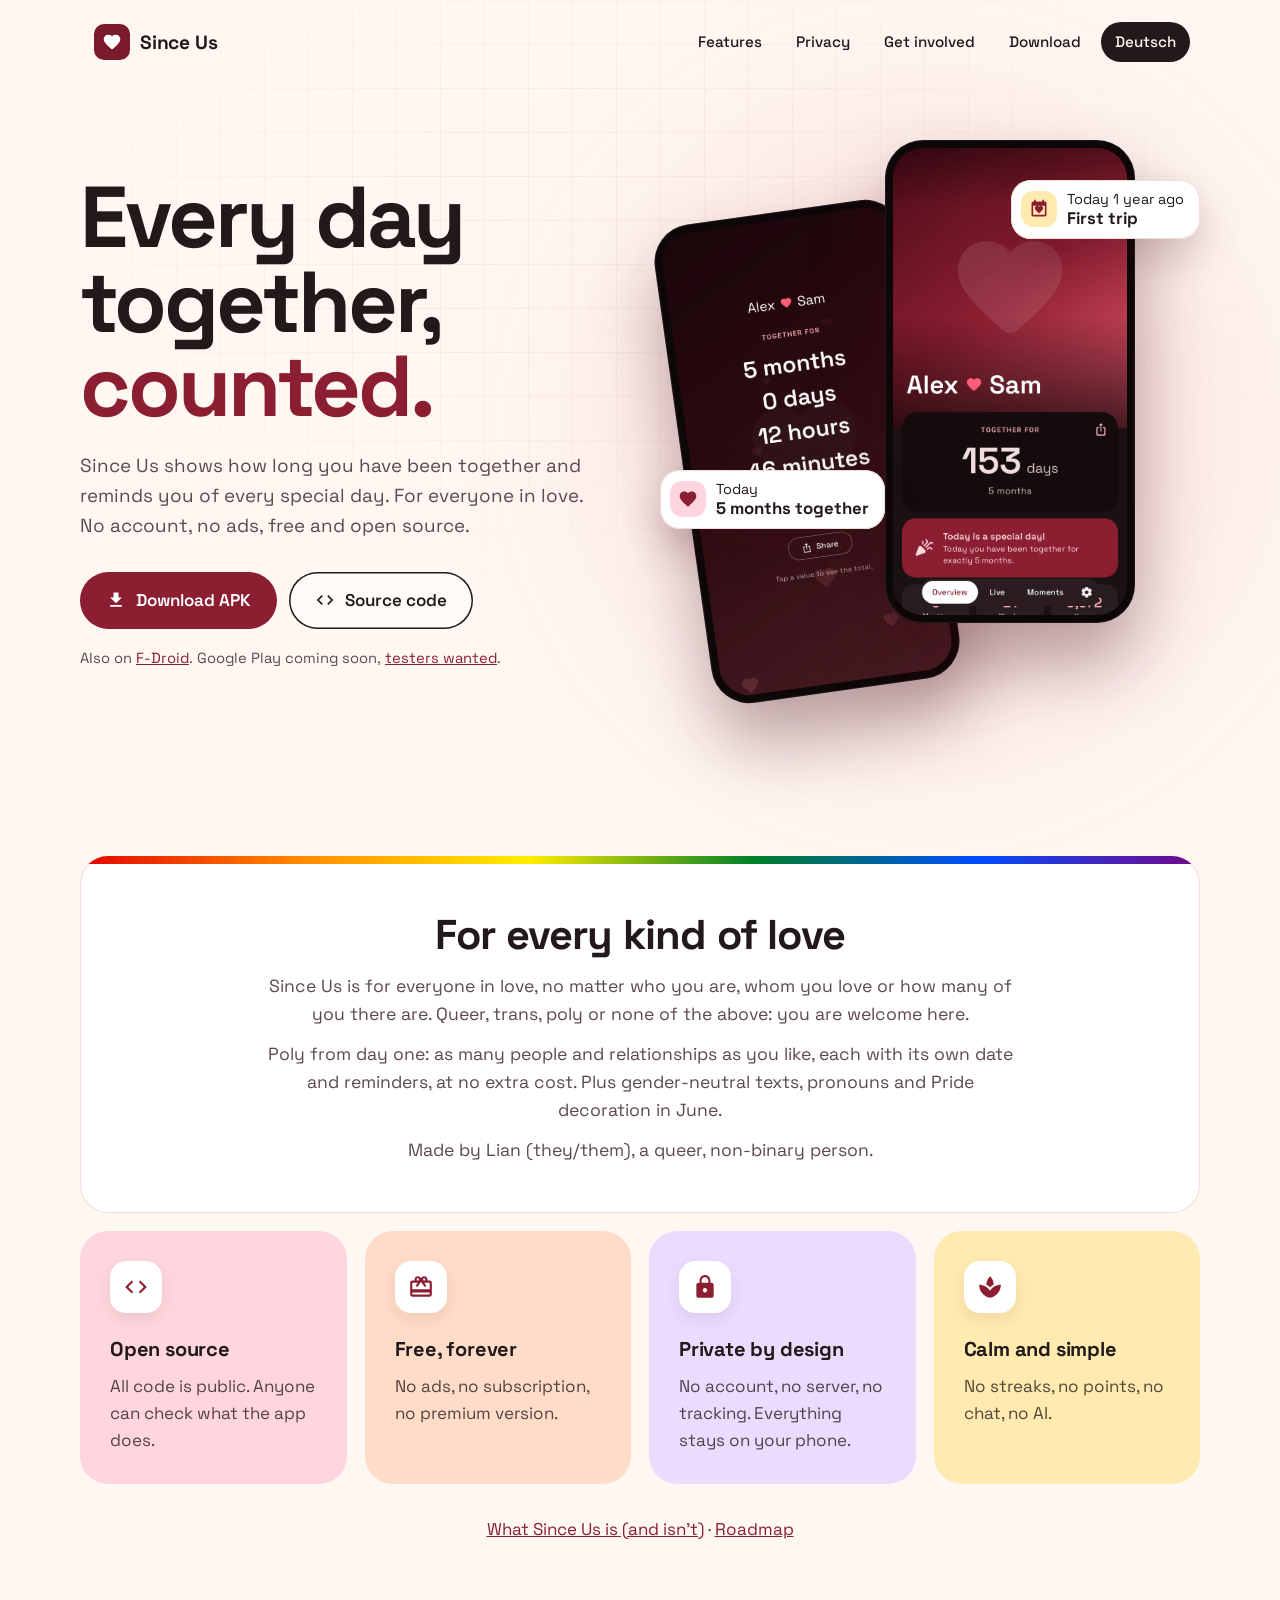
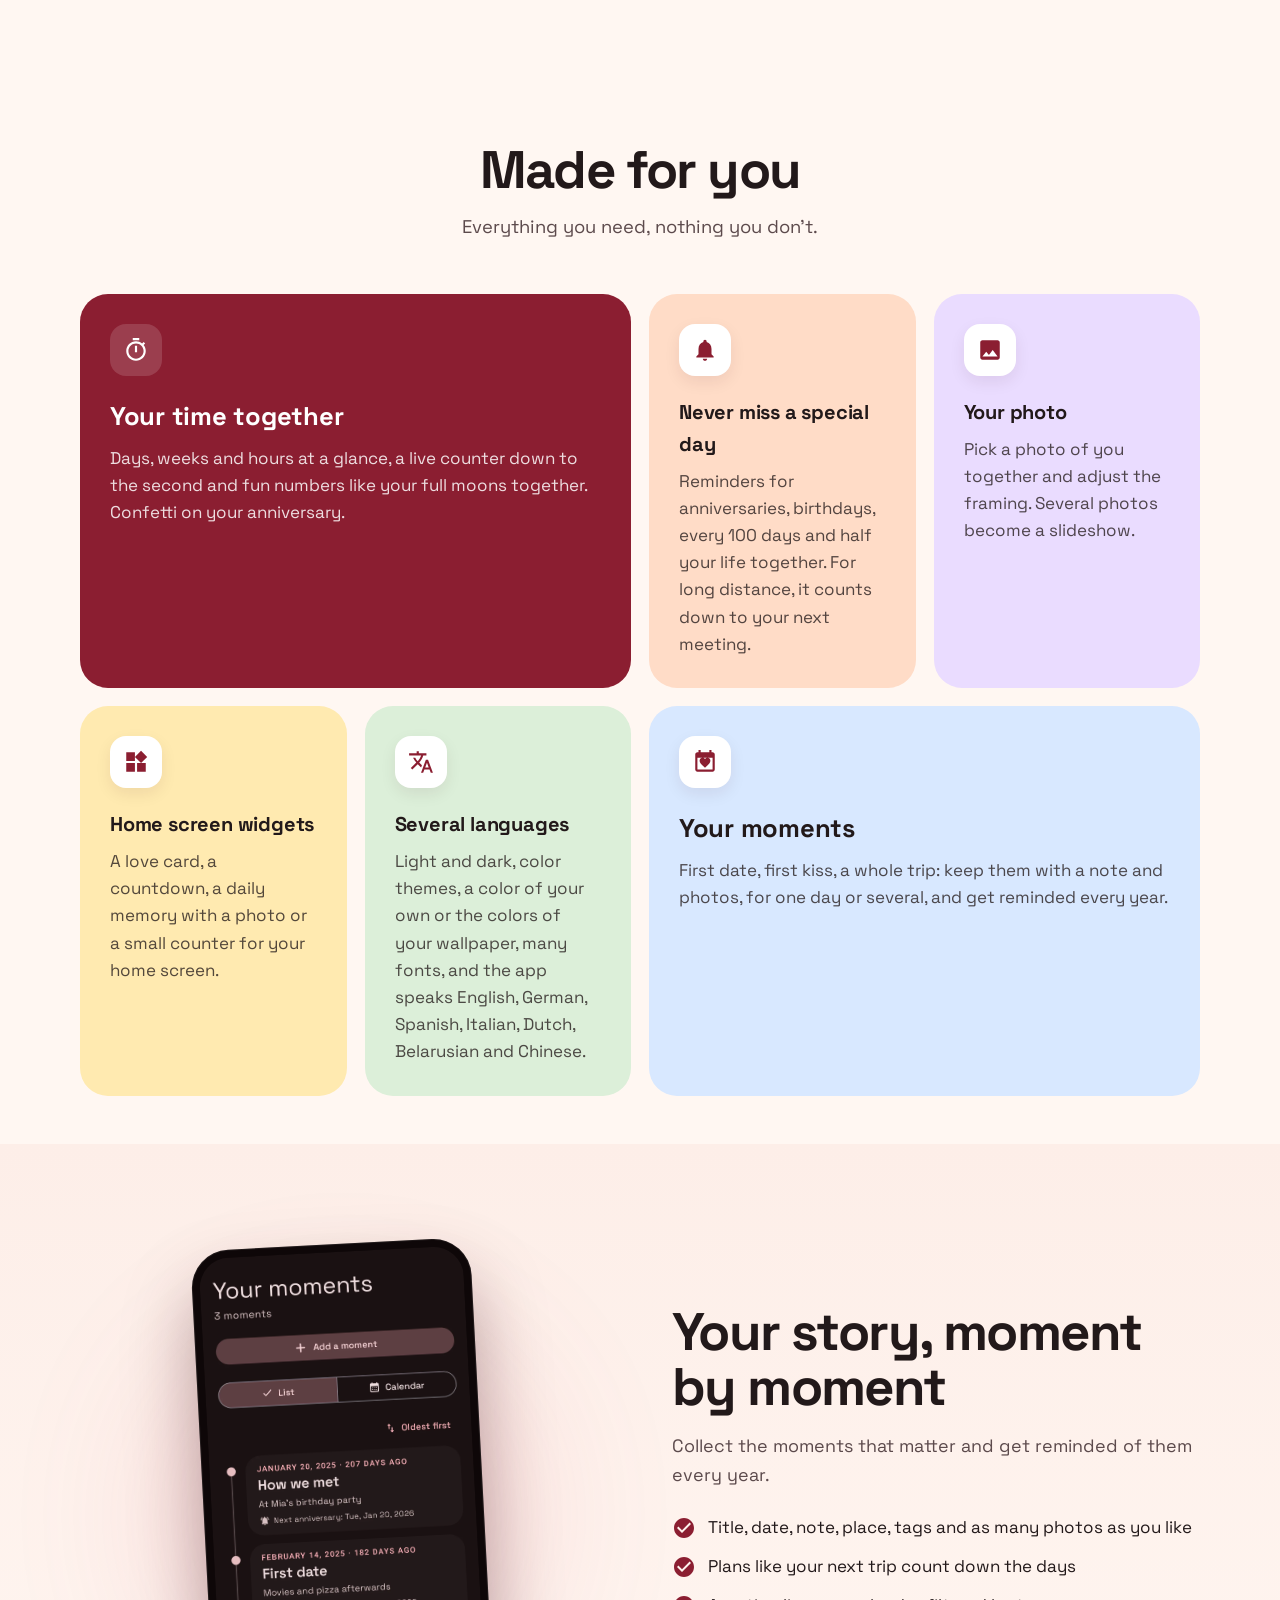
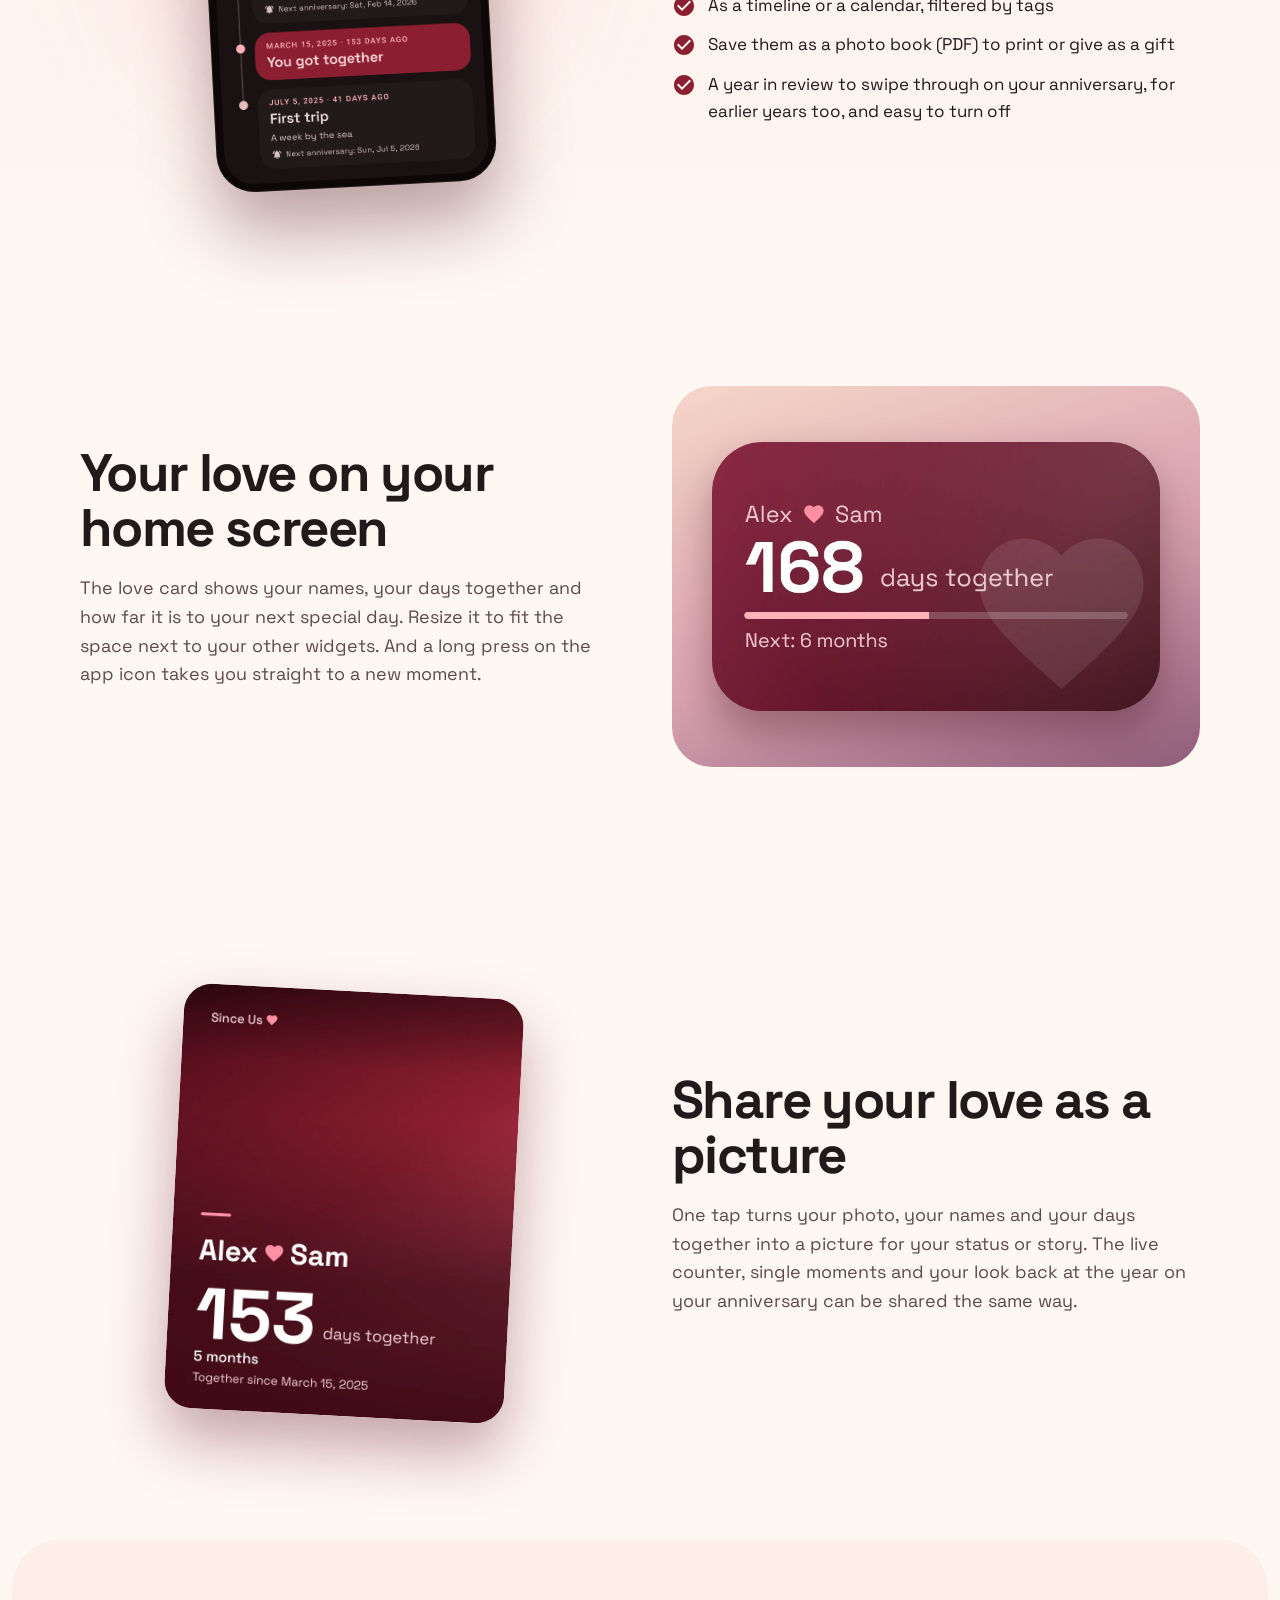
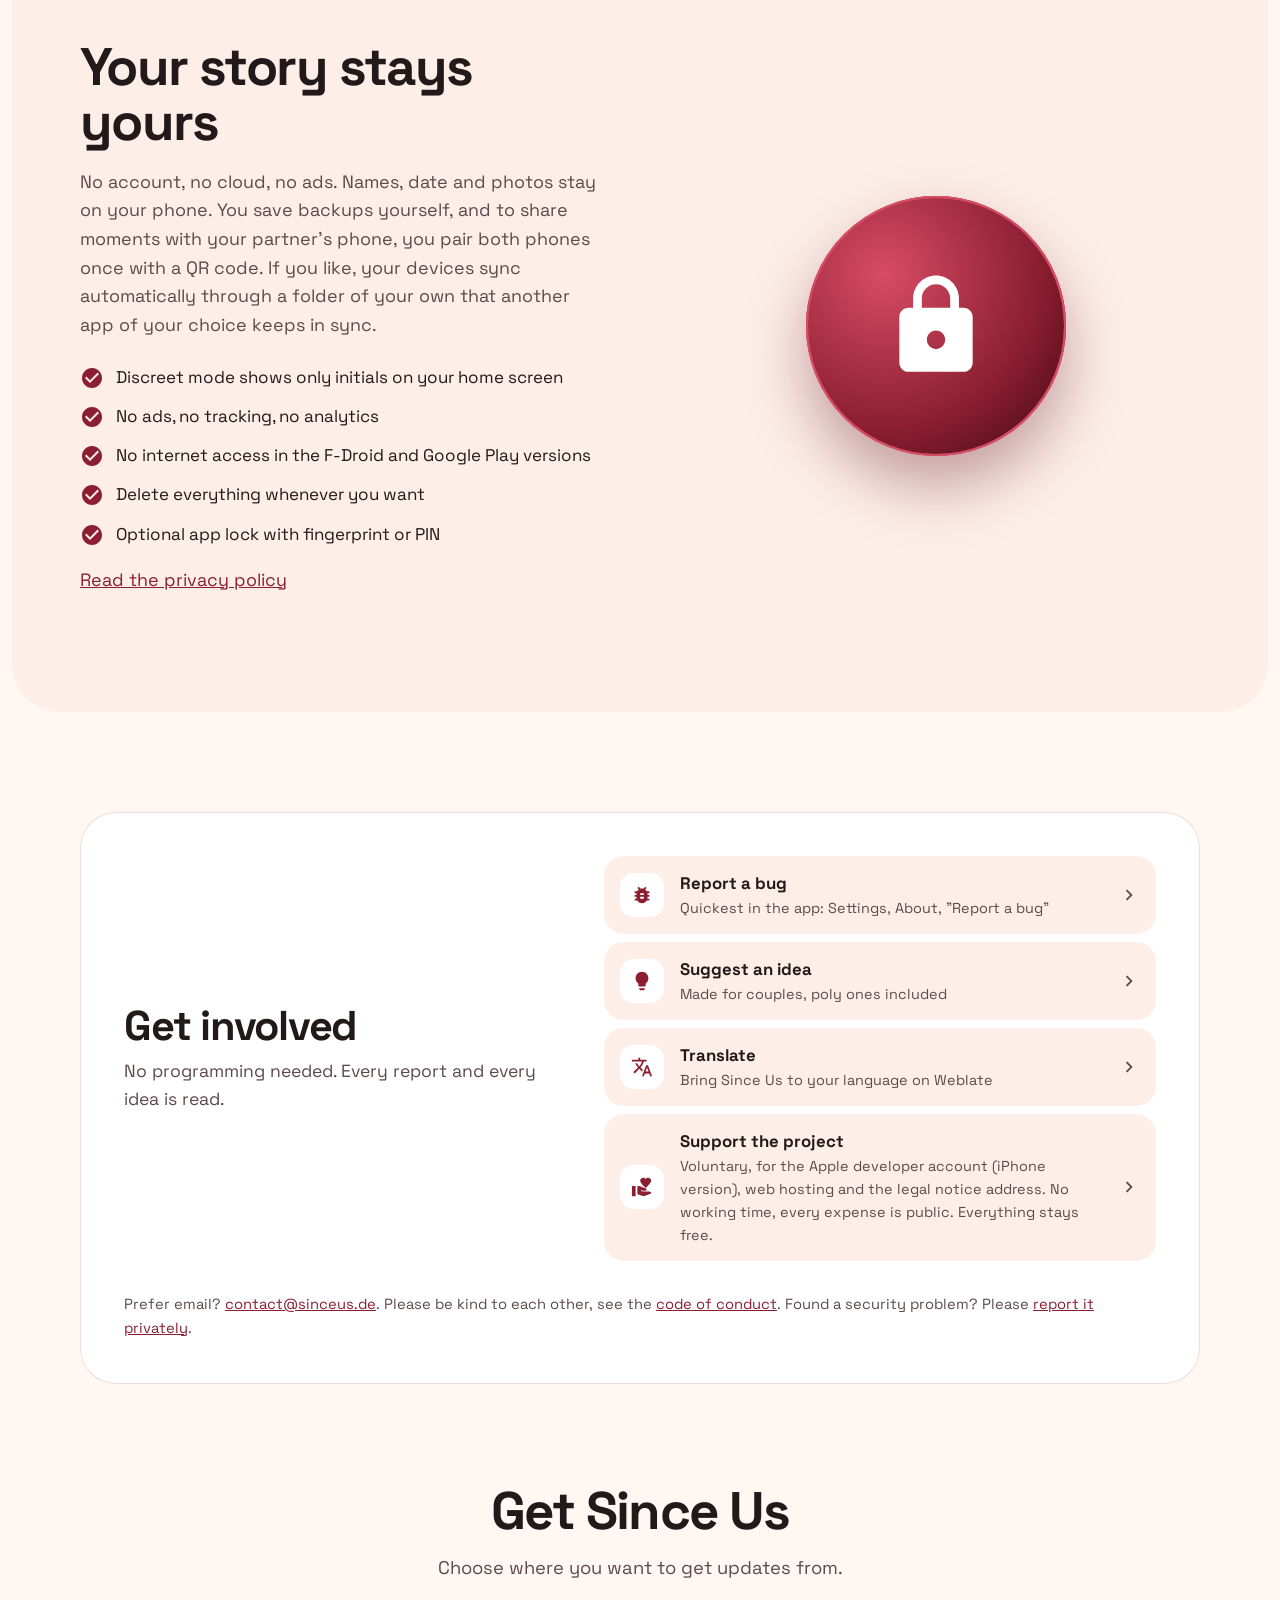
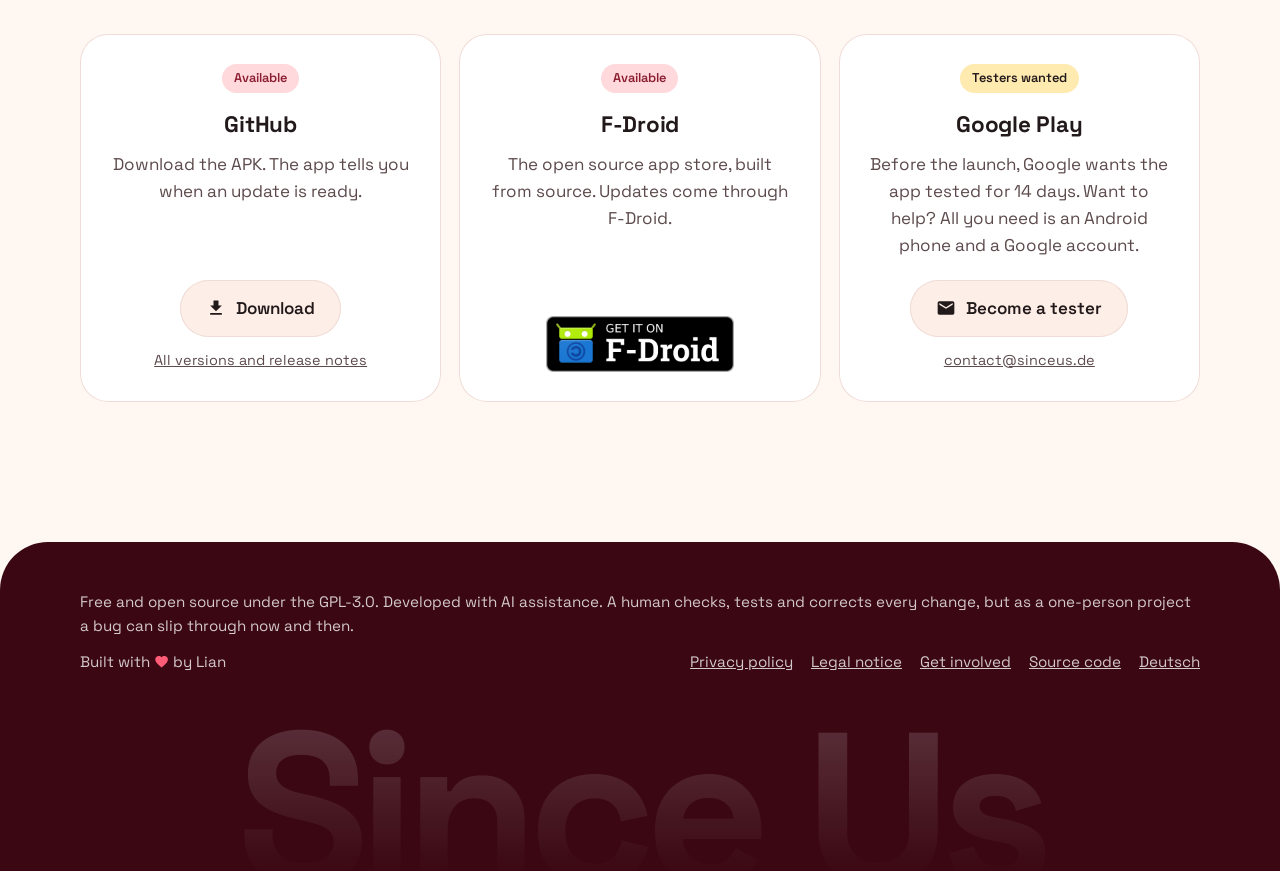
<file: docs/index.html>
<!doctype html>
<html lang="en">
<head>
<meta charset="utf-8">
<script>if(location.hostname.endsWith("github.io"))location.replace("https://sinceus.de/"+location.pathname.replace(/^\/sinceus\/?/,"")+location.search+location.hash)</script>
<meta name="viewport" content="width=device-width, initial-scale=1">
<title>Since Us: couple app that counts your days together</title>
<meta name="description" content="Free, privacy-friendly Android app for couples, poly relationships included. Counts your days together, reminds you of anniversaries and special days, with widgets and moments. No account, no ads, open source.">
<meta name="theme-color" content="#fff7f2" media="(prefers-color-scheme: light)">
<meta name="theme-color" content="#150d0e" media="(prefers-color-scheme: dark)">
<meta property="og:title" content="Since Us: couple app that counts your days together">
<meta property="og:description" content="Free, privacy-friendly Android app for couples, poly relationships included. Counts your days together, reminds you of anniversaries and special days, with widgets and moments. No account, no ads, open source.">
<meta property="og:url" content="https://sinceus.de/">
<meta property="og:type" content="website">
<meta property="og:locale" content="en_US">
<meta name="twitter:card" content="summary_large_image">
<meta property="og:image" content="https://sinceus.de/img/og-en.jpg">
<link rel="canonical" href="https://sinceus.de/">
<link rel="alternate" hreflang="en" href="https://sinceus.de/">
<link rel="alternate" hreflang="de" href="https://sinceus.de/index-de.html">
<link rel="alternate" hreflang="x-default" href="https://sinceus.de/">
<script type="application/ld+json">{"@context": "https://schema.org", "@type": "MobileApplication", "name": "Since Us", "url": "https://sinceus.de/", "description": "A privacy-friendly Android app for couples that counts your days together and reminds you of every special day.", "inLanguage": "en", "operatingSystem": "Android", "applicationCategory": "LifestyleApplication", "offers": {"@type": "Offer", "price": "0", "priceCurrency": "EUR"}, "image": "https://sinceus.de/img/og-en.jpg", "screenshot": "https://sinceus.de/img/en-1.webp", "downloadUrl": "https://github.com/DerDieDasLian/sinceus/releases/latest/download/SinceUs.apk", "installUrl": "https://f-droid.org/packages/app.sinceus/", "license": "https://www.gnu.org/licenses/gpl-3.0.html", "isAccessibleForFree": true, "author": {"@type": "Person", "name": "Lian"}, "sameAs": ["https://github.com/DerDieDasLian/sinceus", "https://f-droid.org/packages/app.sinceus/"]}</script>
<link rel="icon" href="img/icon.png">
<link rel="stylesheet" href="style.css">
<script>document.documentElement.classList.add("js");if (new Date().getMonth() === 5) document.documentElement.classList.add("pride")</script>
<script src="site.js" defer></script>
</head>
<body>
<a class="skip" href="#main">Skip to content</a>
<svg width="0" height="0" style="position:absolute" aria-hidden="true"><defs><linearGradient id="rainbow" x1="0" y1="0" x2="1" y2="1"><stop offset="0" stop-color="#e40303"/><stop offset=".2" stop-color="#ff8c00"/><stop offset=".4" stop-color="#ffed00"/><stop offset=".6" stop-color="#008026"/><stop offset=".8" stop-color="#004dff"/><stop offset="1" stop-color="#750787"/></linearGradient></defs></svg>
<header class="nav">
  <div class="wrap">
    <a class="brand" href="index.html"><img src="img/icon.png" alt="">Since Us</a>
    <nav class="nav-links" id="nav-links">
      <a href="#features">Features</a>
      <a href="#privacy">Privacy</a>
      <a href="#help">Get involved</a>
      <a href="#download">Download</a>
      <a class="lang" href="index-de.html">Deutsch</a>
    </nav>
    <button class="menu-btn" type="button" aria-expanded="false" aria-controls="nav-links" aria-label="Menu"><svg viewBox="0 0 24 24" aria-hidden="true"><path d="M3 18h18v-2H3v2zm0-5h18v-2H3v2zm0-7v2h18V6H3z"/></svg></button>
  </div>
</header>

<main id="main">
<section class="hero">
  <div class="glow" aria-hidden="true"></div>
  <div class="wrap">
    <div>
      <h1>Every day together, <em>counted.</em></h1>
      <p class="lead">Since Us shows how long you have been together and reminds you of every special day. For everyone in love. No account, no ads, free and open source.</p>
      <div class="cta">
        <a class="btn btn-light" href="https://github.com/DerDieDasLian/sinceus/releases/latest/download/SinceUs.apk"><svg viewBox="0 0 24 24" aria-hidden="true"><path d="M19 9h-4V3H9v6H5l7 7 7-7zM5 18v2h14v-2H5z"/></svg>Download APK</a>
        <a class="btn btn-ghost" href="https://github.com/DerDieDasLian/sinceus"><svg viewBox="0 0 24 24" aria-hidden="true"><path d="M9.4 16.6L4.8 12l4.6-4.6L8 6l-6 6 6 6 1.4-1.4zm5.2 0l4.6-4.6-4.6-4.6L16 6l6 6-6 6-1.4-1.4z"/></svg>Source code</a>
      </div>
      <p class="soon">Also on <a href="https://f-droid.org/packages/app.sinceus/">F-Droid</a>. Google Play coming soon, <a href="#download">testers wanted</a>.</p>
    </div>
    <div class="phones"><div class="phone p2"><img src="img/en-2.webp" width="1233" height="2460" alt="Live counter"></div><div class="phone p1"><img src="img/en-1.webp" width="1233" height="2460" alt="Overview with photo and day counter" fetchpriority="high"></div><div class="chip c1" aria-hidden="true"><span class="dot"><svg viewBox="0 0 24 24" aria-hidden="true"><path d="M12 21.35l-1.45-1.32C5.4 15.36 2 12.28 2 8.5 2 5.42 4.42 3 7.5 3c1.74 0 3.41.81 4.5 2.09C13.09 3.81 14.76 3 16.5 3 19.58 3 22 5.42 22 8.5c0 3.78-3.4 6.86-8.55 11.54L12 21.35z"/></svg></span><span>Today<b>5 months together</b></span></div><div class="chip c2" aria-hidden="true"><span class="dot"><svg viewBox="0 0 24 24" aria-hidden="true"><path d="M19 3h-1V1h-2v2H8V1H6v2H5c-1.11 0-1.99.9-1.99 2L3 19c0 1.1.89 2 2 2h14c1.1 0 2-.9 2-2V5c0-1.1-.9-2-2-2zm0 16H5V8h14v11zM12 17.3l-.72-.66C8.7 14.3 7 12.76 7 10.87 7 9.33 8.21 8.1 9.75 8.1c.87 0 1.7.41 2.25 1.05.55-.64 1.38-1.05 2.25-1.05C15.79 8.1 17 9.33 17 10.87c0 1.89-1.7 3.43-4.28 5.78l-.72.65z"/></svg></span><span>Today 1 year ago<b>First trip</b></span></div></div>
  </div>
</section>
<section id="love" class="love-all">
  <div class="wrap">
    <div class="card love-card">
      <h2>For every kind of love</h2>
      <p>Since Us is for everyone in love, no matter who you are, whom you love or how many of you there are. Queer, trans, poly or none of the above: you are welcome here.</p>
      <p>Poly from day one: as many people and relationships as you like, each with its own date and reminders, at no extra cost. Plus gender-neutral texts, pronouns and Pride decoration in June.</p>
      <p>Made by Lian (they/them), a queer, non-binary person.</p>
    </div>
    <div class="grid four"><article class="card"><div class="icon"><svg viewBox="0 0 24 24" aria-hidden="true"><path d="M9.4 16.6L4.8 12l4.6-4.6L8 6l-6 6 6 6 1.4-1.4zm5.2 0l4.6-4.6-4.6-4.6L16 6l6 6-6 6-1.4-1.4z"/></svg></div><h3>Open source</h3><p>All code is public. Anyone can check what the app does.</p></article><article class="card"><div class="icon"><svg viewBox="0 0 24 24" aria-hidden="true"><path d="M20 6h-2.18c.11-.31.18-.65.18-1 0-1.66-1.34-3-3-3-1.05 0-1.96.54-2.5 1.35l-.5.67-.5-.68C10.96 2.54 10.05 2 9 2 7.34 2 6 3.34 6 5c0 .35.07.69.18 1H4c-1.11 0-1.99.89-1.99 2L2 19c0 1.11.89 2 2 2h16c1.11 0 2-.89 2-2V8c0-1.11-.89-2-2-2zm-5-2c.55 0 1 .45 1 1s-.45 1-1 1-1-.45-1-1 .45-1 1-1zM9 4c.55 0 1 .45 1 1s-.45 1-1 1-1-.45-1-1 .45-1 1-1zm11 15H4v-2h16v2zm0-5H4V8h5.08L7 10.83 8.62 12 11 8.76l1-1.36 1 1.36L15.38 12 17 10.83 14.92 8H20v6z"/></svg></div><h3>Free, forever</h3><p>No ads, no subscription, no premium version.</p></article><article class="card"><div class="icon"><svg viewBox="0 0 24 24" aria-hidden="true"><path d="M18 8h-1V6c0-2.76-2.24-5-5-5S7 3.24 7 6v2H6c-1.1 0-2 .9-2 2v10c0 1.1.9 2 2 2h12c1.1 0 2-.9 2-2V10c0-1.1-.9-2-2-2zm-6 9c-1.1 0-2-.9-2-2s.9-2 2-2 2 .9 2 2-.9 2-2 2zm3.1-9H8.9V6c0-1.71 1.39-3.1 3.1-3.1 1.71 0 3.1 1.39 3.1 3.1v2z"/></svg></div><h3>Private by design</h3><p>No account, no server, no tracking. Everything stays on your phone.</p></article><article class="card"><div class="icon"><svg viewBox="0 0 24 24" aria-hidden="true"><path d="M12 15.45C9.85 12.17 6.18 10 2 10c0 5.32 3.36 9.82 8.03 11.49.63.23 1.29.4 1.97.51.68-.12 1.33-.29 1.97-.51C18.64 19.82 22 15.32 22 10c-4.18 0-7.85 2.17-10 5.45zM15.49 9.63c-.18-2.79-1.31-5.51-3.43-7.63-2.14 2.14-3.32 4.86-3.55 7.63 1.28.68 2.46 1.56 3.49 2.63 1.03-1.06 2.21-1.94 3.49-2.63z"/></svg></div><h3>Calm and simple</h3><p>No streaks, no points, no chat, no AI.</p></article></div>
    <p class="help-note"><a href="https://github.com/DerDieDasLian/sinceus/blob/main/SCOPE.md">What Since Us is (and isn't)</a> · <a href="https://github.com/DerDieDasLian/sinceus/blob/main/ROADMAP.md">Roadmap</a></p>
  </div>
</section>

<section id="features">
  <div class="wrap">
    <div class="section-head"><h2>Made for you</h2><p>Everything you need, nothing you don't.</p></div>
    <div class="grid bento"><article class="card"><div class="icon"><svg viewBox="0 0 24 24" aria-hidden="true"><path d="M15 1H9v2h6V1zm-4 13h2V8h-2v6zm8.03-6.61l1.42-1.42c-.43-.51-.9-.99-1.41-1.41l-1.42 1.42C16.07 4.74 14.12 4 12 4c-4.97 0-9 4.03-9 9s4.02 9 9 9 9-4.03 9-9c0-2.12-.74-4.07-1.97-5.61zM12 20c-3.87 0-7-3.13-7-7s3.13-7 7-7 7 3.13 7 7-3.13 7-7 7z"/></svg></div><h3>Your time together</h3><p>Days, weeks and hours at a glance, a live counter down to the second and fun numbers like your full moons together. Confetti on your anniversary.</p></article><article class="card"><div class="icon"><svg viewBox="0 0 24 24" aria-hidden="true"><path d="M12 22c1.1 0 2-.9 2-2h-4c0 1.1.89 2 2 2zm6-6v-5c0-3.07-1.64-5.64-4.5-6.32V4c0-.83-.67-1.5-1.5-1.5s-1.5.67-1.5 1.5v.68C7.63 5.36 6 7.92 6 11v5l-2 2v1h16v-1l-2-2z"/></svg></div><h3>Never miss a special day</h3><p>Reminders for anniversaries, birthdays, every 100 days and half your life together. For long distance, it counts down to your next meeting.</p></article><article class="card"><div class="icon"><svg viewBox="0 0 24 24" aria-hidden="true"><path d="M21 19V5c0-1.1-.9-2-2-2H5c-1.1 0-2 .9-2 2v14c0 1.1.9 2 2 2h14c1.1 0 2-.9 2-2zM8.5 13.5l2.5 3.01L14.5 12l4.5 6H5l3.5-4.5z"/></svg></div><h3>Your photo</h3><p>Pick a photo of you together and adjust the framing. Several photos become a slideshow.</p></article><article class="card"><div class="icon"><svg viewBox="0 0 24 24" aria-hidden="true"><path d="M13 13v8h8v-8h-8zM3 21h8v-8H3v8zM3 3v8h8V3H3zm13.66-1.31L11 7.34 16.66 13l5.66-5.66-5.66-5.65z"/></svg></div><h3>Home screen widgets</h3><p>A love card, a countdown, a daily memory with a photo or a small counter for your home screen.</p></article><article class="card"><div class="icon"><svg viewBox="0 0 24 24" aria-hidden="true"><path d="M12.87 15.07l-2.54-2.51.03-.03c1.74-1.94 2.98-4.17 3.71-6.53H17V4h-7V2H8v2H1v1.99h11.17C11.5 7.92 10.44 9.75 9 11.35 8.07 10.32 7.3 9.19 6.69 8h-2c.73 1.63 1.73 3.17 2.98 4.56l-5.09 5.02L4 19l5-5 3.11 3.11.76-2.04zM18.5 10h-2L12 22h2l1.12-3h4.75L21 22h2l-4.5-12zm-2.62 7l1.62-4.33L19.12 17h-3.24z"/></svg></div><h3>Several languages</h3><p>Light and dark, color themes, a color of your own or the colors of your wallpaper, many fonts, and the app speaks English, German, Spanish, Italian, Dutch, Belarusian and Chinese.</p></article><article class="card"><div class="icon"><svg viewBox="0 0 24 24" aria-hidden="true"><path d="M19 3h-1V1h-2v2H8V1H6v2H5c-1.11 0-1.99.9-1.99 2L3 19c0 1.1.89 2 2 2h14c1.1 0 2-.9 2-2V5c0-1.1-.9-2-2-2zm0 16H5V8h14v11zM12 17.3l-.72-.66C8.7 14.3 7 12.76 7 10.87 7 9.33 8.21 8.1 9.75 8.1c.87 0 1.7.41 2.25 1.05.55-.64 1.38-1.05 2.25-1.05C15.79 8.1 17 9.33 17 10.87c0 1.89-1.7 3.43-4.28 5.78l-.72.65z"/></svg></div><h3>Your moments</h3><p>First date, first kiss, a whole trip: keep them with a note and photos, for one day or several, and get reminded every year.</p></article></div>
  </div>
</section>

<section id="moments" class="tint">
  <div class="wrap split reverse">
    <div>
      <h2>Your story, moment by moment</h2>
      <p>Collect the moments that matter and get reminded of them every year.</p>
      <ul class="checks"><li><svg viewBox="0 0 24 24" aria-hidden="true"><path d="M12 2C6.48 2 2 6.48 2 12s4.48 10 10 10 10-4.48 10-10S17.52 2 12 2zm-2 15l-5-5 1.41-1.41L10 14.17l7.59-7.59L19 8l-9 9z"/></svg><span>Title, date, note, place, tags and as many photos as you like</span></li><li><svg viewBox="0 0 24 24" aria-hidden="true"><path d="M12 2C6.48 2 2 6.48 2 12s4.48 10 10 10 10-4.48 10-10S17.52 2 12 2zm-2 15l-5-5 1.41-1.41L10 14.17l7.59-7.59L19 8l-9 9z"/></svg><span>Plans like your next trip count down the days</span></li><li><svg viewBox="0 0 24 24" aria-hidden="true"><path d="M12 2C6.48 2 2 6.48 2 12s4.48 10 10 10 10-4.48 10-10S17.52 2 12 2zm-2 15l-5-5 1.41-1.41L10 14.17l7.59-7.59L19 8l-9 9z"/></svg><span>As a timeline or a calendar, filtered by tags</span></li><li><svg viewBox="0 0 24 24" aria-hidden="true"><path d="M12 2C6.48 2 2 6.48 2 12s4.48 10 10 10 10-4.48 10-10S17.52 2 12 2zm-2 15l-5-5 1.41-1.41L10 14.17l7.59-7.59L19 8l-9 9z"/></svg><span>Save them as a photo book (PDF) to print or give as a gift</span></li><li><svg viewBox="0 0 24 24" aria-hidden="true"><path d="M12 2C6.48 2 2 6.48 2 12s4.48 10 10 10 10-4.48 10-10S17.52 2 12 2zm-2 15l-5-5 1.41-1.41L10 14.17l7.59-7.59L19 8l-9 9z"/></svg><span>A year in review to swipe through on your anniversary, for earlier years too, and easy to turn off</span></li></ul>
    </div>
    <div class="solo-wrap"><div class="phone solo"><img src="img/moments-en.webp" width="1233" height="2460" alt="Timeline with your moments" loading="lazy"></div></div>
  </div>
</section>

<section>
  <div class="wrap split">
    <div>
      <h2>Your love on your home screen</h2>
      <p>The love card shows your names, your days together and how far it is to your next special day. Resize it to fit the space next to your other widgets. And a long press on the app icon takes you straight to a new moment.</p>
    </div>
    <div class="widget-demo"><img src="img/widget-en.webp" width="750" height="450" alt="Home screen widget with names and days together" loading="lazy"></div>
  </div>
</section>

<section>
  <div class="wrap split reverse">
    <div>
      <h2>Share your love as a picture</h2>
      <p>One tap turns your photo, your names and your days together into a picture for your status or story. The live counter, single moments and your look back at the year on your anniversary can be shared the same way.</p>
    </div>
    <div class="share-demo"><img src="img/share-en.webp" width="720" height="900" alt="Share picture with names and days together" loading="lazy"></div>
  </div>
</section>

<section id="privacy" class="privacy">
  <div class="wrap split">
    <div>
      <h2>Your story stays yours</h2>
      <p>No account, no cloud, no ads. Names, date and photos stay on your phone. You save backups yourself, and to share moments with your partner's phone, you pair both phones once with a QR code. If you like, your devices sync automatically through a folder of your own that another app of your choice keeps in sync.</p>
      <ul class="checks"><li><svg viewBox="0 0 24 24" aria-hidden="true"><path d="M12 2C6.48 2 2 6.48 2 12s4.48 10 10 10 10-4.48 10-10S17.52 2 12 2zm-2 15l-5-5 1.41-1.41L10 14.17l7.59-7.59L19 8l-9 9z"/></svg><span>Discreet mode shows only initials on your home screen</span></li><li><svg viewBox="0 0 24 24" aria-hidden="true"><path d="M12 2C6.48 2 2 6.48 2 12s4.48 10 10 10 10-4.48 10-10S17.52 2 12 2zm-2 15l-5-5 1.41-1.41L10 14.17l7.59-7.59L19 8l-9 9z"/></svg><span>No ads, no tracking, no analytics</span></li><li><svg viewBox="0 0 24 24" aria-hidden="true"><path d="M12 2C6.48 2 2 6.48 2 12s4.48 10 10 10 10-4.48 10-10S17.52 2 12 2zm-2 15l-5-5 1.41-1.41L10 14.17l7.59-7.59L19 8l-9 9z"/></svg><span>No internet access in the F-Droid and Google Play versions</span></li><li><svg viewBox="0 0 24 24" aria-hidden="true"><path d="M12 2C6.48 2 2 6.48 2 12s4.48 10 10 10 10-4.48 10-10S17.52 2 12 2zm-2 15l-5-5 1.41-1.41L10 14.17l7.59-7.59L19 8l-9 9z"/></svg><span>Delete everything whenever you want</span></li><li><svg viewBox="0 0 24 24" aria-hidden="true"><path d="M12 2C6.48 2 2 6.48 2 12s4.48 10 10 10 10-4.48 10-10S17.52 2 12 2zm-2 15l-5-5 1.41-1.41L10 14.17l7.59-7.59L19 8l-9 9z"/></svg><span>Optional app lock with fingerprint or PIN</span></li></ul>
      <p><a href="privacy-en.html">Read the privacy policy</a></p>
    </div>
    <div class="lock-art"><div class="circle"><svg viewBox="0 0 24 24" aria-hidden="true"><path d="M18 8h-1V6c0-2.76-2.24-5-5-5S7 3.24 7 6v2H6c-1.1 0-2 .9-2 2v10c0 1.1.9 2 2 2h12c1.1 0 2-.9 2-2V10c0-1.1-.9-2-2-2zm-6 9c-1.1 0-2-.9-2-2s.9-2 2-2 2 .9 2 2-.9 2-2 2zm3.1-9H8.9V6c0-1.71 1.39-3.1 3.1-3.1 1.71 0 3.1 1.39 3.1 3.1v2z"/></svg></div></div>
  </div>
</section>

<section id="help">
  <div class="wrap">
    <div class="involve">
      <div class="involve-text"><h2>Get involved</h2><p>No programming needed. Every report and every idea is read.</p></div>
      <ul class="involve-links"><li><a href="https://github.com/DerDieDasLian/sinceus/issues/new?template=bug_report.yml"><span class="icon"><svg viewBox="0 0 24 24" aria-hidden="true"><path d="M20 8h-2.81c-.45-.78-1.07-1.45-1.82-1.96L17 4.41 15.59 3l-2.17 2.17C12.96 5.06 12.49 5 12 5s-.96.06-1.41.17L8.41 3 7 4.41l1.62 1.63C7.88 6.55 7.26 7.22 6.81 8H4v2h2.09c-.05.33-.09.66-.09 1v1H4v2h2v1c0 .34.04.67.09 1H4v2h2.81c1.04 1.79 2.97 3 5.19 3s4.15-1.21 5.19-3H20v-2h-2.09c.05-.33.09-.66.09-1v-1h2v-2h-2v-1c0-.34-.04-.67-.09-1H20V8zm-6 8h-4v-2h4v2zm0-4h-4v-2h4v2z"/></svg></span><span class="txt"><b>Report a bug</b><small>Quickest in the app: Settings, About, "Report a bug"</small></span><svg class="arrow" viewBox="0 0 24 24" aria-hidden="true"><path d="M8.59 16.59L13.17 12 8.59 7.41 10 6l6 6-6 6-1.41-1.41z"/></svg></a></li><li><a href="https://github.com/DerDieDasLian/sinceus/issues/new?template=feature_request.yml"><span class="icon"><svg viewBox="0 0 24 24" aria-hidden="true"><path d="M9 21c0 .55.45 1 1 1h4c.55 0 1-.45 1-1v-1H9v1zm3-19C8.14 2 5 5.14 5 9c0 2.38 1.19 4.47 3 5.74V17c0 .55.45 1 1 1h6c.55 0 1-.45 1-1v-2.26c1.81-1.27 3-3.36 3-5.74 0-3.86-3.14-7-7-7z"/></svg></span><span class="txt"><b>Suggest an idea</b><small>Made for couples, poly ones included</small></span><svg class="arrow" viewBox="0 0 24 24" aria-hidden="true"><path d="M8.59 16.59L13.17 12 8.59 7.41 10 6l6 6-6 6-1.41-1.41z"/></svg></a></li><li><a href="https://hosted.weblate.org/engage/since-us/"><span class="icon"><svg viewBox="0 0 24 24" aria-hidden="true"><path d="M12.87 15.07l-2.54-2.51.03-.03c1.74-1.94 2.98-4.17 3.71-6.53H17V4h-7V2H8v2H1v1.99h11.17C11.5 7.92 10.44 9.75 9 11.35 8.07 10.32 7.3 9.19 6.69 8h-2c.73 1.63 1.73 3.17 2.98 4.56l-5.09 5.02L4 19l5-5 3.11 3.11.76-2.04zM18.5 10h-2L12 22h2l1.12-3h4.75L21 22h2l-4.5-12zm-2.62 7l1.62-4.33L19.12 17h-3.24z"/></svg></span><span class="txt"><b>Translate</b><small>Bring Since Us to your language on Weblate</small></span><svg class="arrow" viewBox="0 0 24 24" aria-hidden="true"><path d="M8.59 16.59L13.17 12 8.59 7.41 10 6l6 6-6 6-1.41-1.41z"/></svg></a></li><li><a href="https://opencollective.com/sinceus"><span class="icon"><svg viewBox="0 0 24 24" aria-hidden="true"><path d="M1 11h4v11H1zm15-7.75C16.65 2.49 17.66 2 18.7 2 20.55 2 22 3.45 22 5.3c0 2.27-2.91 4.9-6 7.7-3.09-2.81-6-5.44-6-7.7C10 3.45 11.45 2 13.3 2c1.04 0 2.05.49 2.7 1.25zM20 17h-7l-2.09-.73.33-.94L13 16h2.82c.65 0 1.18-.53 1.18-1.18 0-.49-.31-.93-.77-1.11L8.97 11H7v9.02L14 22l8-3c-.01-1.1-.89-2-2-2z"/></svg></span><span class="txt"><b>Support the project</b><small>Voluntary, for the Apple developer account (iPhone version), web hosting and the legal notice address. No working time, every expense is public. Everything stays free.</small></span><svg class="arrow" viewBox="0 0 24 24" aria-hidden="true"><path d="M8.59 16.59L13.17 12 8.59 7.41 10 6l6 6-6 6-1.41-1.41z"/></svg></a></li></ul>
      <p class="involve-note">Prefer email? <a href="mailto:contact@sinceus.de">contact@sinceus.de</a>. Please be kind to each other, see the <a href="https://github.com/DerDieDasLian/sinceus/blob/main/CODE_OF_CONDUCT.md">code of conduct</a>. Found a security problem? Please <a href="https://github.com/DerDieDasLian/sinceus/security/policy">report it privately</a>.</p>
    </div>
  </div>
</section>

<section id="download">
  <div class="wrap">
    <div class="section-head"><h2>Get Since Us</h2><p>Choose where you want to get updates from.</p></div>
    <div class="stores"><article class="card store"><span class="badge">Available</span><h3>GitHub</h3><p>Download the APK. The app tells you when an update is ready.</p><a class="btn btn-accent" href="https://github.com/DerDieDasLian/sinceus/releases/latest/download/SinceUs.apk"><svg viewBox="0 0 24 24" aria-hidden="true"><path d="M19 9h-4V3H9v6H5l7 7 7-7zM5 18v2h14v-2H5z"/></svg>Download</a><a class="more" href="https://github.com/DerDieDasLian/sinceus/releases">All versions and release notes</a></article><article class="card store"><span class="badge">Available</span><h3>F-Droid</h3><p>The open source app store, built from source. Updates come through F-Droid.</p><a class="fdroid-badge" href="https://f-droid.org/packages/app.sinceus/"><img src="img/fdroid-badge-en.png" alt="Get it on F-Droid" width="188" height="56"></a></article><article class="card store"><span class="badge later">Testers wanted</span><h3>Google Play</h3><p>Before the launch, Google wants the app tested for 14 days. Want to help? All you need is an Android phone and a Google account.</p><a class="btn btn-accent" href="mailto:contact@sinceus.de?subject=Since%20Us%20Google%20Play%20test&amp;body=Hi%20Lian%2C%0D%0A%0D%0AI%27d%20like%20to%20help%20test%20Since%20Us%20on%20Google%20Play.%0D%0A%0D%0AGoogle%20account%20email%20%28for%20the%20test%20list%29%3A%0D%0APhone%20model%3A%0D%0AAndroid%20version%3A%0D%0A%0D%0AAnything%20else%20you%27d%20like%20to%20tell%20me%20%28optional%29%3A%0D%0A%0D%0AThanks%21%0D%0A"><svg viewBox="0 0 24 24" aria-hidden="true"><path d="M20 4H4c-1.1 0-2 .9-2 2v12c0 1.1.9 2 2 2h16c1.1 0 2-.9 2-2V6c0-1.1-.9-2-2-2zm0 4l-8 5-8-5V6l8 5 8-5v2z"/></svg>Become a tester</a><a class="more" href="mailto:contact@sinceus.de?subject=Since%20Us%20Google%20Play%20test&amp;body=Hi%20Lian%2C%0D%0A%0D%0AI%27d%20like%20to%20help%20test%20Since%20Us%20on%20Google%20Play.%0D%0A%0D%0AGoogle%20account%20email%20%28for%20the%20test%20list%29%3A%0D%0APhone%20model%3A%0D%0AAndroid%20version%3A%0D%0A%0D%0AAnything%20else%20you%27d%20like%20to%20tell%20me%20%28optional%29%3A%0D%0A%0D%0AThanks%21%0D%0A">contact@sinceus.de</a></article></div>
  </div>
</section>
</main>

<footer>
  <div class="wrap">
    <span>Free and open source under the GPL-3.0. Developed with AI assistance. A human checks, tests and corrects every change, but as a one-person project a bug can slip through now and then.</span>
    <span class="credit">Built with <svg class="heart" viewBox="0 0 24 24" role="img" aria-label="love"><path d="M12 21.35l-1.45-1.32C5.4 15.36 2 12.28 2 8.5 2 5.42 4.42 3 7.5 3c1.74 0 3.41.81 4.5 2.09C13.09 3.81 14.76 3 16.5 3 19.58 3 22 5.42 22 8.5c0 3.78-3.4 6.86-8.55 11.54L12 21.35z"/></svg> by Lian</span>
    <span class="links"><a href="privacy-en.html">Privacy policy</a><a href="legal-notice.html">Legal notice</a><a href="#help">Get involved</a><a href="https://github.com/DerDieDasLian/sinceus">Source code</a><a href="index-de.html">Deutsch</a></span>
  </div>
  <div class="wordmark" aria-hidden="true">Since Us</div>
</footer>
</body>
</html>
</file>
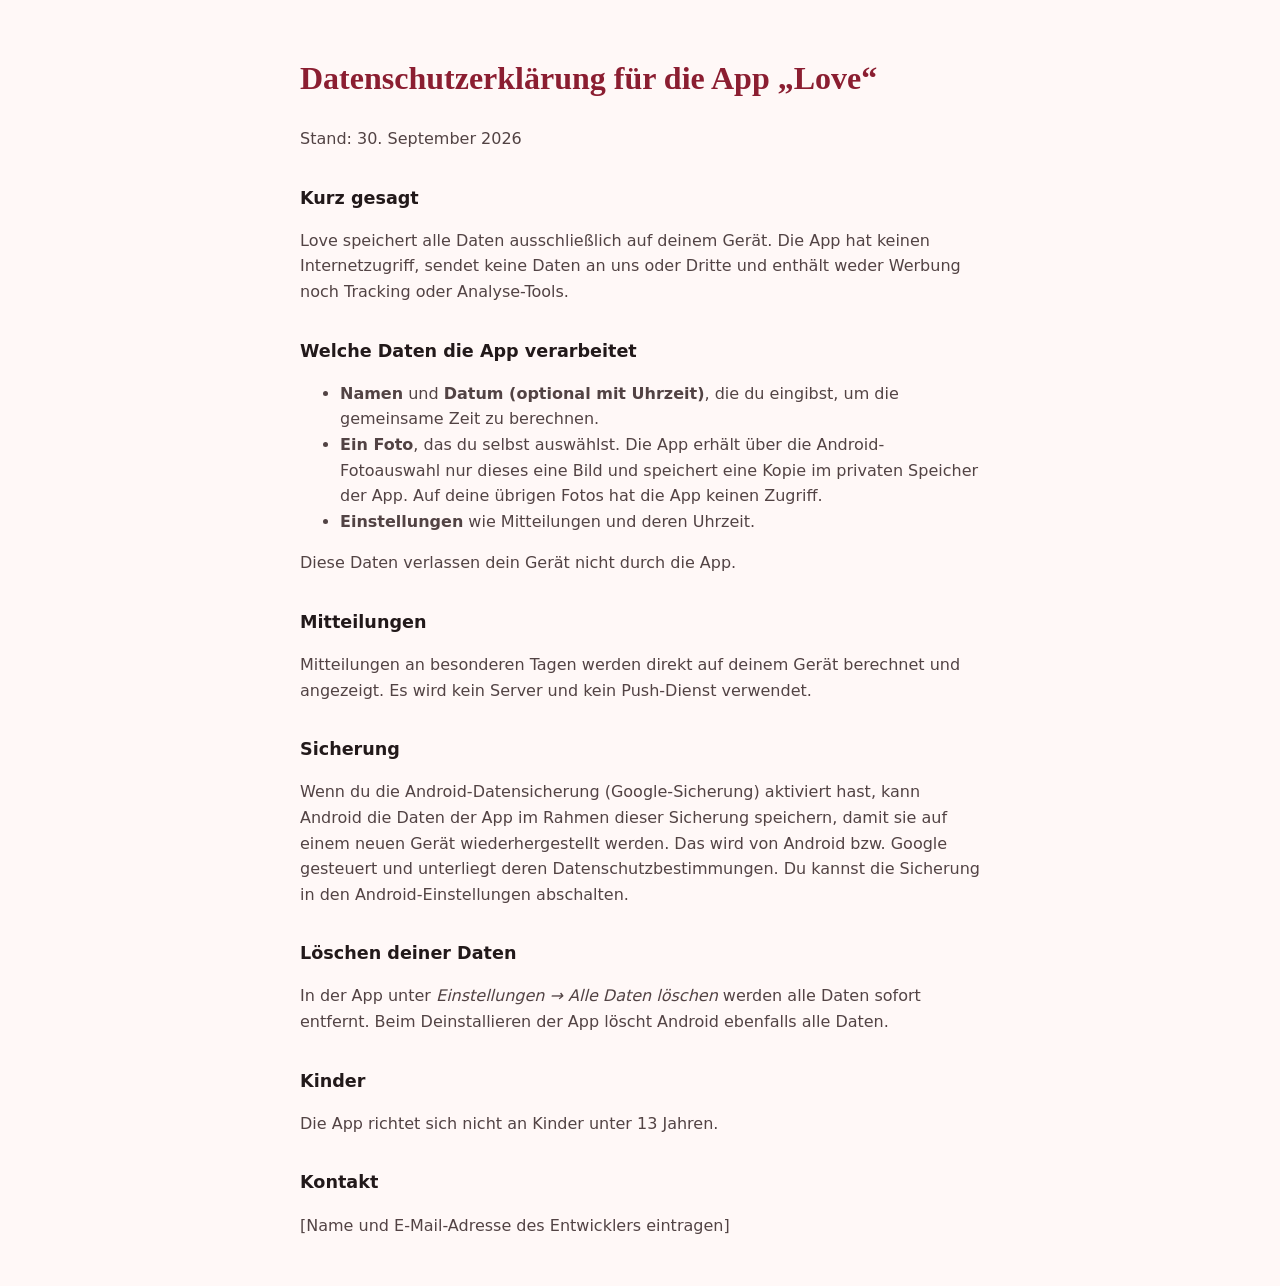
<file: docs/datenschutz.html>
<!doctype html>
<html lang="de">
<head>
<meta charset="utf-8">
<meta name="viewport" content="width=device-width, initial-scale=1">
<title>Datenschutzerklärung: Love</title>
<style>
  :root { --bg: #fff8f7; --fg: #22191a; --muted: #524344; --accent: #8b1e31; }
  @media (prefers-color-scheme: dark) { :root { --bg: #1a1112; --fg: #f0dedf; --muted: #d7c1c2; --accent: #ffb2b9; } }
  body { background: var(--bg); color: var(--fg); font: 16px/1.6 system-ui, sans-serif; margin: 0; padding: 32px 16px; }
  main { max-width: 680px; margin: 0 auto; }
  h1 { font-family: Georgia, serif; color: var(--accent); }
  h2 { font-size: 1.1rem; margin-top: 2rem; }
  p, li { color: var(--muted); }
</style>
</head>
<body>
<main>
<h1>Datenschutzerklärung für die App „Love“</h1>
<p>Stand: 30. September 2026</p>

<h2>Kurz gesagt</h2>
<p>Love speichert alle Daten ausschließlich auf deinem Gerät. Die App hat keinen Internetzugriff,
sendet keine Daten an uns oder Dritte und enthält weder Werbung noch Tracking oder Analyse-Tools.</p>

<h2>Welche Daten die App verarbeitet</h2>
<ul>
  <li><strong>Namen</strong> und <strong>Datum (optional mit Uhrzeit)</strong>, die du eingibst, um die gemeinsame Zeit zu berechnen.</li>
  <li><strong>Ein Foto</strong>, das du selbst auswählst. Die App erhält über die Android-Fotoauswahl nur dieses eine Bild
      und speichert eine Kopie im privaten Speicher der App. Auf deine übrigen Fotos hat die App keinen Zugriff.</li>
  <li><strong>Einstellungen</strong> wie Mitteilungen und deren Uhrzeit.</li>
</ul>
<p>Diese Daten verlassen dein Gerät nicht durch die App.</p>

<h2>Mitteilungen</h2>
<p>Mitteilungen an besonderen Tagen werden direkt auf deinem Gerät berechnet und angezeigt.
Es wird kein Server und kein Push-Dienst verwendet.</p>

<h2>Sicherung</h2>
<p>Wenn du die Android-Datensicherung (Google-Sicherung) aktiviert hast, kann Android die Daten der App
im Rahmen dieser Sicherung speichern, damit sie auf einem neuen Gerät wiederhergestellt werden.
Das wird von Android bzw. Google gesteuert und unterliegt deren Datenschutzbestimmungen.
Du kannst die Sicherung in den Android-Einstellungen abschalten.</p>

<h2>Löschen deiner Daten</h2>
<p>In der App unter <em>Einstellungen → Alle Daten löschen</em> werden alle Daten sofort entfernt.
Beim Deinstallieren der App löscht Android ebenfalls alle Daten.</p>

<h2>Kinder</h2>
<p>Die App richtet sich nicht an Kinder unter 13 Jahren.</p>

<h2>Kontakt</h2>
<p>[Name und E-Mail-Adresse des Entwicklers eintragen]</p>
</main>
</body>
</html>
</file>
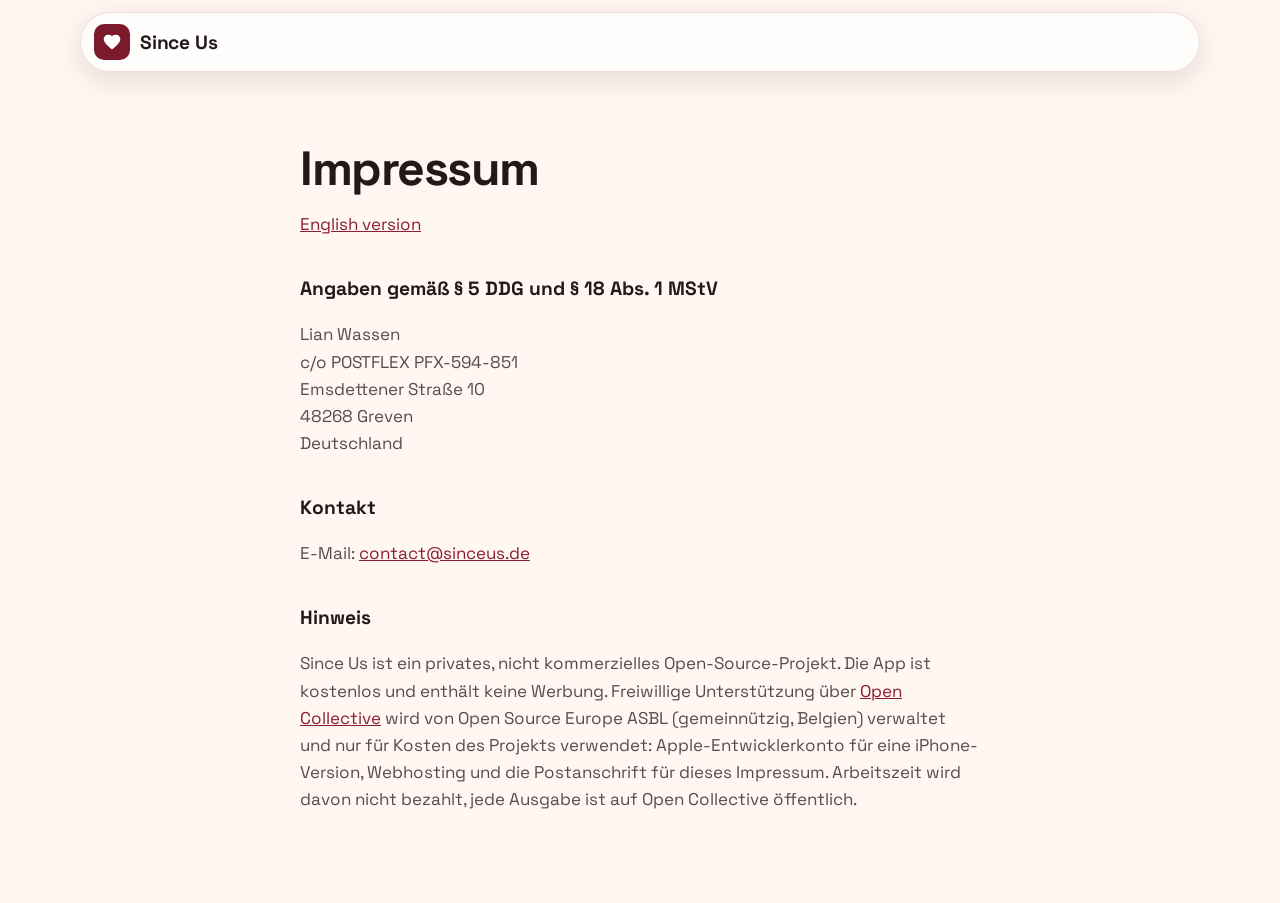
<file: docs/impressum.html>
<!doctype html>
<html lang="de">
<head>
<meta charset="utf-8">
<script>if(location.hostname.endsWith("github.io"))location.replace("https://sinceus.de/"+location.pathname.replace(/^\/sinceus\/?/,"")+location.search+location.hash)</script>
<meta name="viewport" content="width=device-width, initial-scale=1">
<title>Impressum · Since Us</title>
<meta name="description" content="Impressum · Since Us">
<meta name="theme-color" content="#fff7f2" media="(prefers-color-scheme: light)">
<meta name="theme-color" content="#150d0e" media="(prefers-color-scheme: dark)">
<meta property="og:title" content="Impressum · Since Us">
<meta property="og:description" content="Impressum · Since Us">
<meta property="og:url" content="https://sinceus.de/impressum.html">
<meta property="og:type" content="website">
<meta property="og:image" content="https://sinceus.de/img/og-de.jpg">
<link rel="canonical" href="https://sinceus.de/impressum.html">
<link rel="alternate" hreflang="en" href="https://sinceus.de/legal-notice.html">
<link rel="alternate" hreflang="de" href="https://sinceus.de/impressum.html">
<link rel="alternate" hreflang="x-default" href="https://sinceus.de/legal-notice.html">
<link rel="icon" href="img/icon.png">
<link rel="stylesheet" href="style.css">
</head>
<body class="doc-page">
<a class="skip" href="#main">Zum Inhalt springen</a>
<header class="nav">
  <div class="wrap"><a class="brand" href="index-de.html"><img src="img/icon.png" alt="">Since Us</a></div>
</header>
<div class="doc-top"></div>
<main class="doc" id="main">
<h1>Impressum</h1>
<p><a href="legal-notice.html">English version</a></p>

<h2>Angaben gemäß § 5 DDG und § 18 Abs. 1 MStV</h2>
<p>Lian Wassen<br>
c/o POSTFLEX PFX-594-851<br>
Emsdettener Straße 10<br>
48268 Greven<br>
Deutschland</p>

<h2>Kontakt</h2>
<p>E-Mail: <a href="mailto:contact@sinceus.de">contact@sinceus.de</a></p>

<h2>Hinweis</h2>
<p>Since Us ist ein privates, nicht kommerzielles Open-Source-Projekt. Die App ist kostenlos und enthält keine Werbung. Freiwillige Unterstützung über <a href="https://opencollective.com/sinceus">Open Collective</a> wird von Open Source Europe ASBL (gemeinnützig, Belgien) verwaltet und nur für Kosten des Projekts verwendet: Apple-Entwicklerkonto für eine iPhone-Version, Webhosting und die Postanschrift für dieses Impressum. Arbeitszeit wird davon nicht bezahlt, jede Ausgabe ist auf Open Collective öffentlich.</p>
</main>
</body>
</html>
</file>
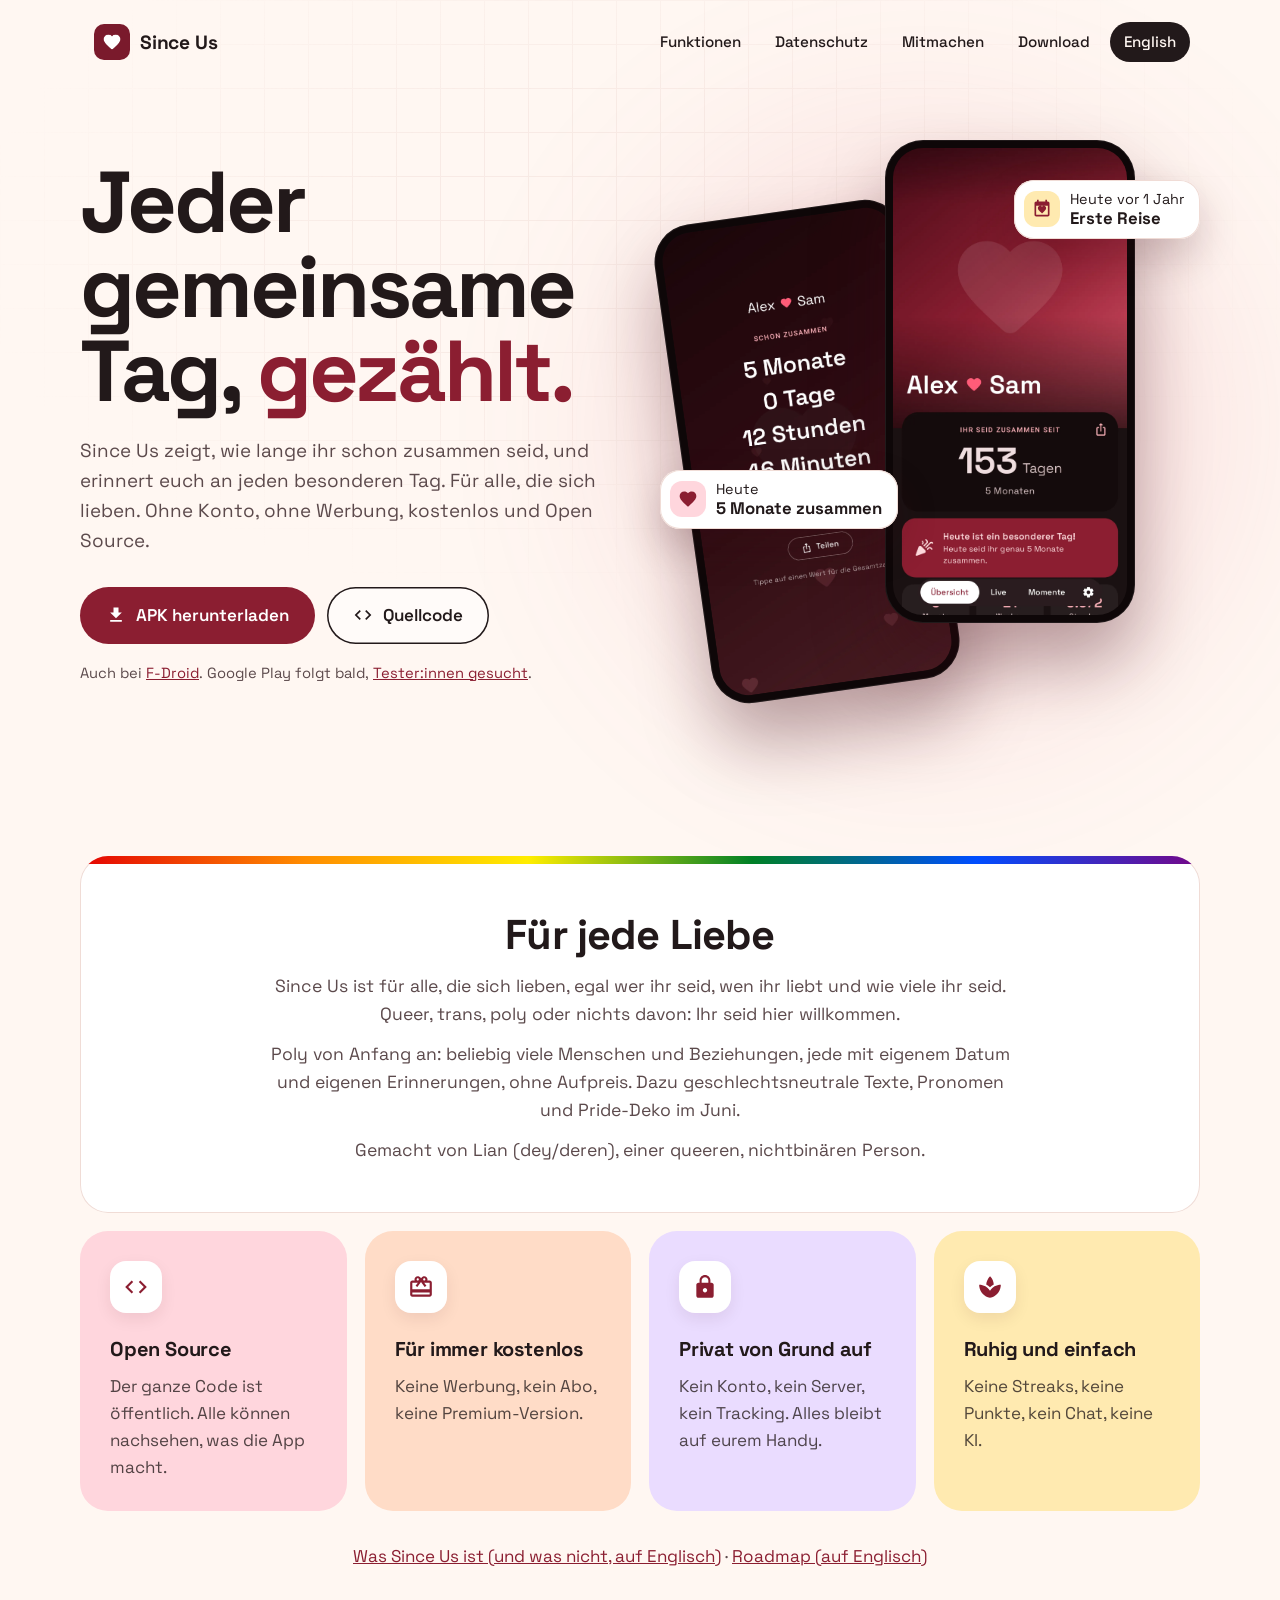
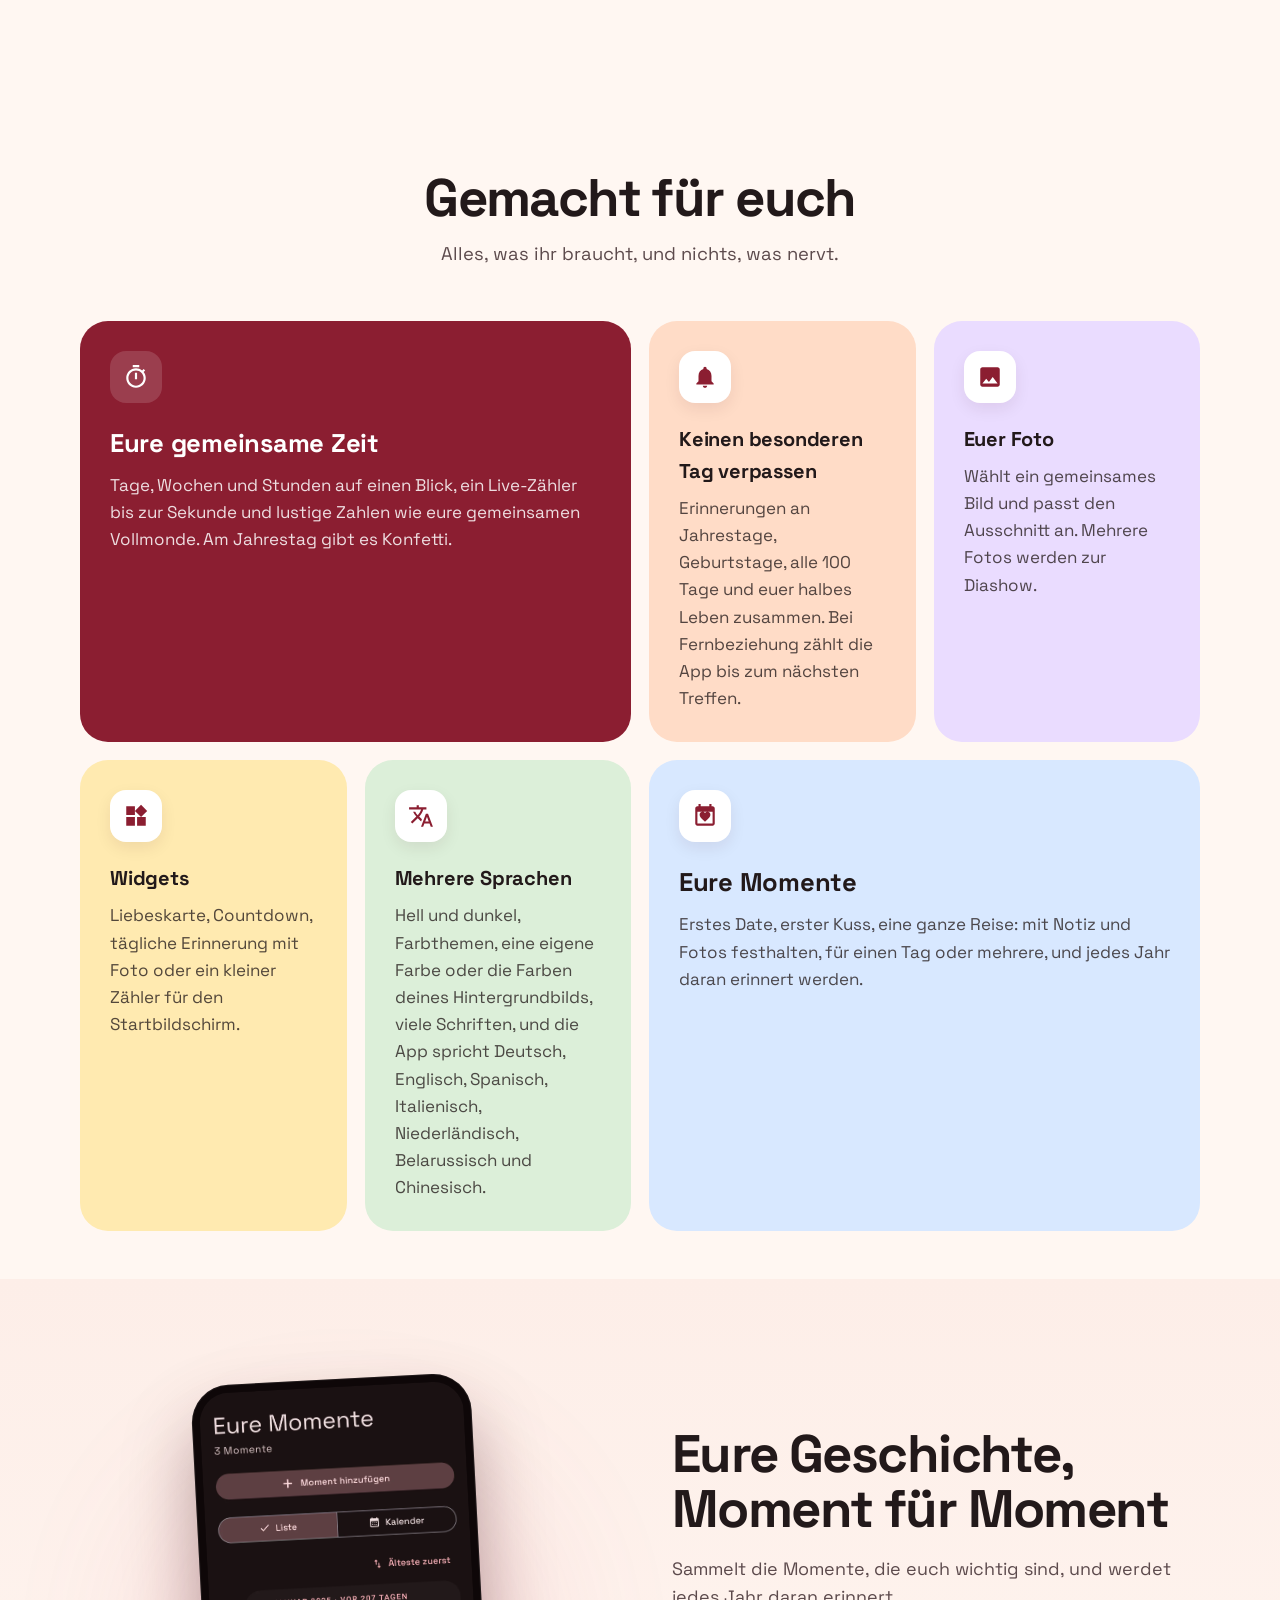
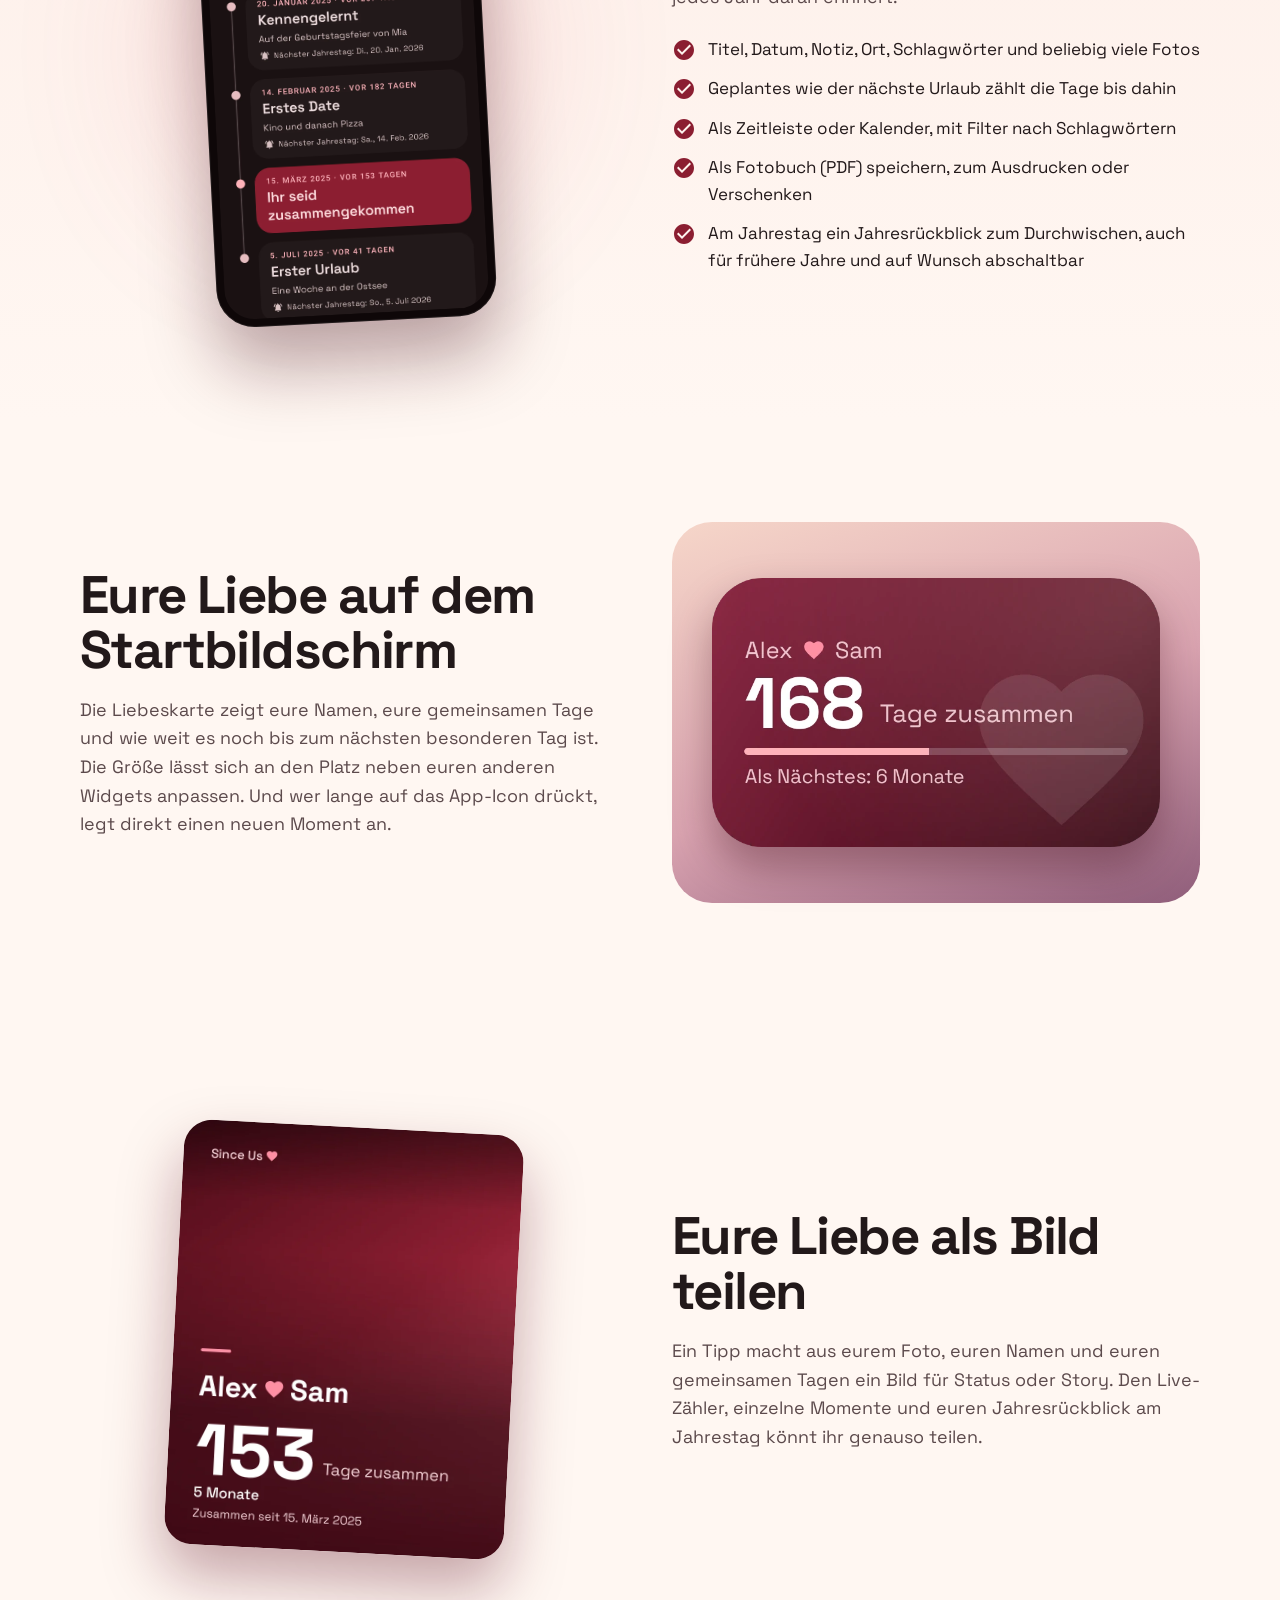
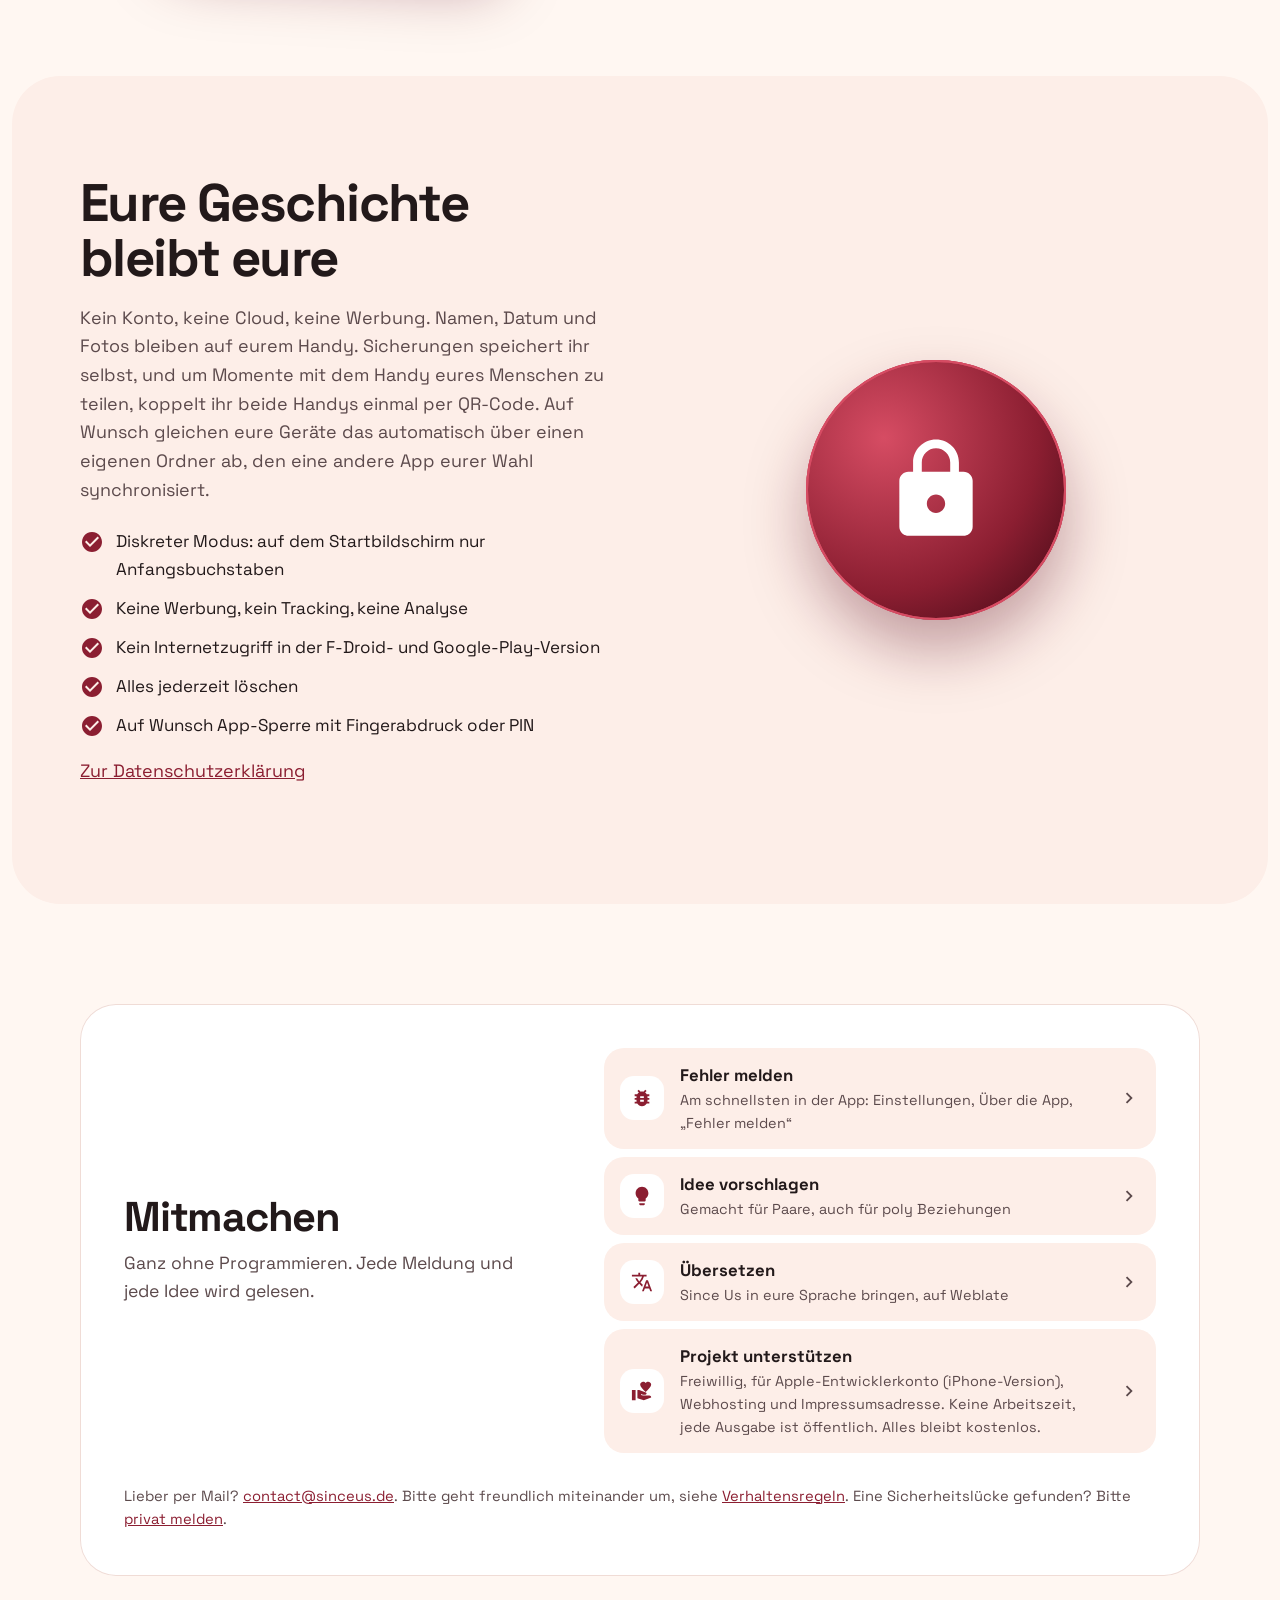
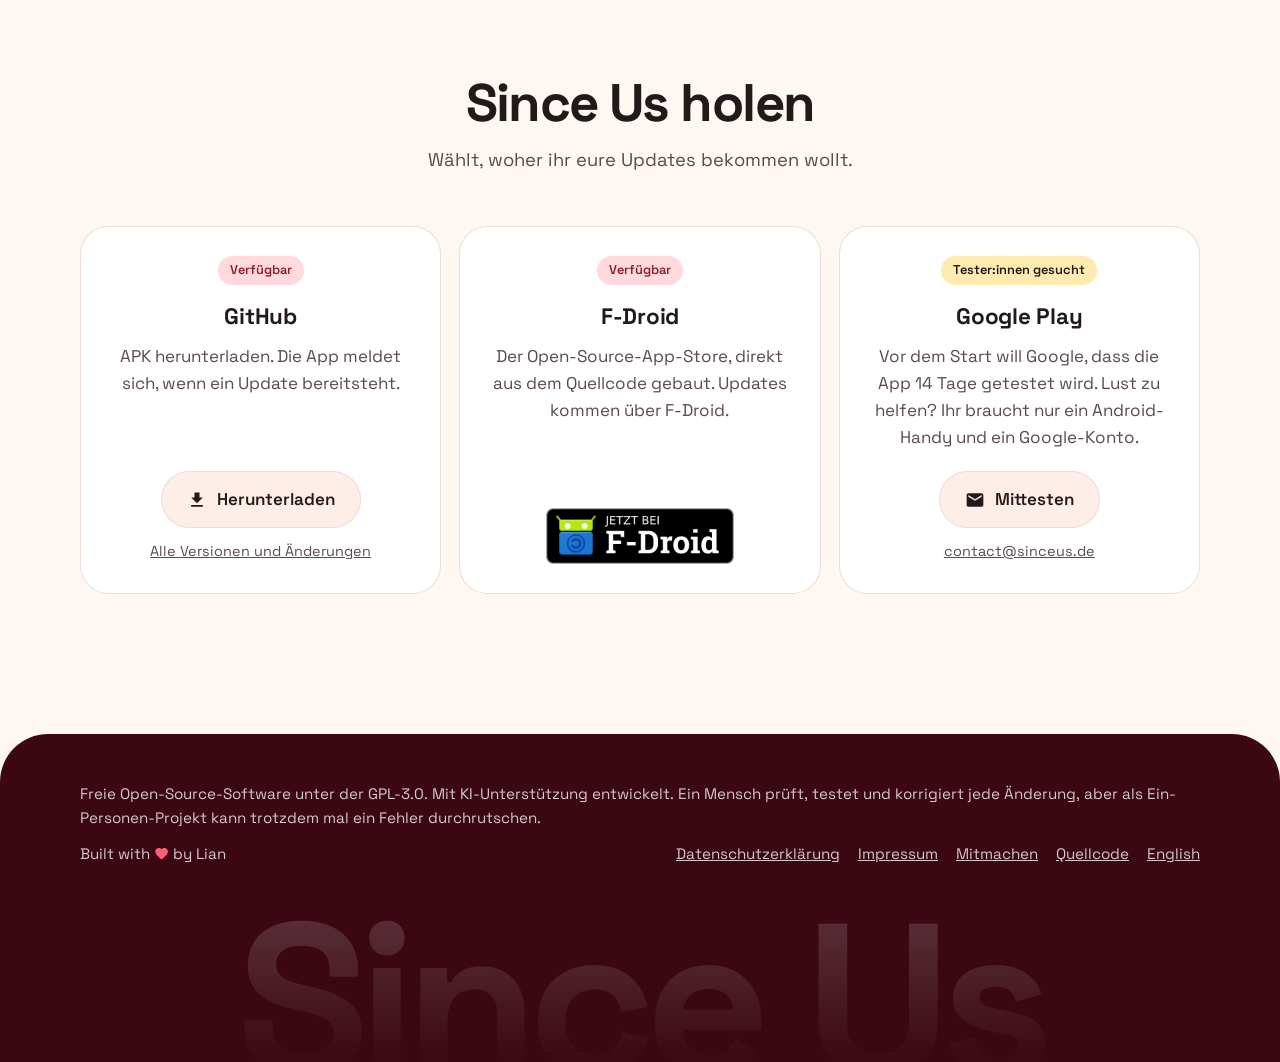
<file: docs/index-de.html>
<!doctype html>
<html lang="de">
<head>
<meta charset="utf-8">
<script>if(location.hostname.endsWith("github.io"))location.replace("https://sinceus.de/"+location.pathname.replace(/^\/sinceus\/?/,"")+location.search+location.hash)</script>
<meta name="viewport" content="width=device-width, initial-scale=1">
<title>Since Us: Paar-App, die eure gemeinsamen Tage zählt</title>
<meta name="description" content="Kostenlose, datenschutzfreundliche Android-App für Paare, auch für poly Beziehungen. Zählt eure gemeinsamen Tage, erinnert an Jahrestage und besondere Tage, mit Widgets und Momenten. Ohne Konto, ohne Werbung, Open Source.">
<meta name="theme-color" content="#fff7f2" media="(prefers-color-scheme: light)">
<meta name="theme-color" content="#150d0e" media="(prefers-color-scheme: dark)">
<meta property="og:title" content="Since Us: Paar-App, die eure gemeinsamen Tage zählt">
<meta property="og:description" content="Kostenlose, datenschutzfreundliche Android-App für Paare, auch für poly Beziehungen. Zählt eure gemeinsamen Tage, erinnert an Jahrestage und besondere Tage, mit Widgets und Momenten. Ohne Konto, ohne Werbung, Open Source.">
<meta property="og:url" content="https://sinceus.de/index-de.html">
<meta property="og:type" content="website">
<meta property="og:locale" content="de_DE">
<meta name="twitter:card" content="summary_large_image">
<meta property="og:image" content="https://sinceus.de/img/og-de.jpg">
<link rel="canonical" href="https://sinceus.de/index-de.html">
<link rel="alternate" hreflang="en" href="https://sinceus.de/">
<link rel="alternate" hreflang="de" href="https://sinceus.de/index-de.html">
<link rel="alternate" hreflang="x-default" href="https://sinceus.de/">
<script type="application/ld+json">{"@context": "https://schema.org", "@type": "MobileApplication", "name": "Since Us", "url": "https://sinceus.de/index-de.html", "description": "Eine datenschutzfreundliche Android-App für Paare, die eure gemeinsamen Tage zählt und an jeden besonderen Tag erinnert.", "inLanguage": "de", "operatingSystem": "Android", "applicationCategory": "LifestyleApplication", "offers": {"@type": "Offer", "price": "0", "priceCurrency": "EUR"}, "image": "https://sinceus.de/img/og-de.jpg", "screenshot": "https://sinceus.de/img/de-1.webp", "downloadUrl": "https://github.com/DerDieDasLian/sinceus/releases/latest/download/SinceUs.apk", "installUrl": "https://f-droid.org/packages/app.sinceus/", "license": "https://www.gnu.org/licenses/gpl-3.0.html", "isAccessibleForFree": true, "author": {"@type": "Person", "name": "Lian"}, "sameAs": ["https://github.com/DerDieDasLian/sinceus", "https://f-droid.org/packages/app.sinceus/"]}</script>
<link rel="icon" href="img/icon.png">
<link rel="stylesheet" href="style.css">
<script>document.documentElement.classList.add("js");if (new Date().getMonth() === 5) document.documentElement.classList.add("pride")</script>
<script src="site.js" defer></script>
</head>
<body>
<a class="skip" href="#main">Zum Inhalt springen</a>
<svg width="0" height="0" style="position:absolute" aria-hidden="true"><defs><linearGradient id="rainbow" x1="0" y1="0" x2="1" y2="1"><stop offset="0" stop-color="#e40303"/><stop offset=".2" stop-color="#ff8c00"/><stop offset=".4" stop-color="#ffed00"/><stop offset=".6" stop-color="#008026"/><stop offset=".8" stop-color="#004dff"/><stop offset="1" stop-color="#750787"/></linearGradient></defs></svg>
<header class="nav">
  <div class="wrap">
    <a class="brand" href="index-de.html"><img src="img/icon.png" alt="">Since Us</a>
    <nav class="nav-links" id="nav-links">
      <a href="#features">Funktionen</a>
      <a href="#privacy">Datenschutz</a>
      <a href="#help">Mitmachen</a>
      <a href="#download">Download</a>
      <a class="lang" href="index.html">English</a>
    </nav>
    <button class="menu-btn" type="button" aria-expanded="false" aria-controls="nav-links" aria-label="Menü"><svg viewBox="0 0 24 24" aria-hidden="true"><path d="M3 18h18v-2H3v2zm0-5h18v-2H3v2zm0-7v2h18V6H3z"/></svg></button>
  </div>
</header>

<main id="main">
<section class="hero">
  <div class="glow" aria-hidden="true"></div>
  <div class="wrap">
    <div>
      <h1>Jeder gemeinsame Tag, <em>gezählt.</em></h1>
      <p class="lead">Since Us zeigt, wie lange ihr schon zusammen seid, und erinnert euch an jeden besonderen Tag. Für alle, die sich lieben. Ohne Konto, ohne Werbung, kostenlos und Open Source.</p>
      <div class="cta">
        <a class="btn btn-light" href="https://github.com/DerDieDasLian/sinceus/releases/latest/download/SinceUs.apk"><svg viewBox="0 0 24 24" aria-hidden="true"><path d="M19 9h-4V3H9v6H5l7 7 7-7zM5 18v2h14v-2H5z"/></svg>APK herunterladen</a>
        <a class="btn btn-ghost" href="https://github.com/DerDieDasLian/sinceus"><svg viewBox="0 0 24 24" aria-hidden="true"><path d="M9.4 16.6L4.8 12l4.6-4.6L8 6l-6 6 6 6 1.4-1.4zm5.2 0l4.6-4.6-4.6-4.6L16 6l6 6-6 6-1.4-1.4z"/></svg>Quellcode</a>
      </div>
      <p class="soon">Auch bei <a href="https://f-droid.org/de/packages/app.sinceus/">F-Droid</a>. Google Play folgt bald, <a href="#download">Tester:innen gesucht</a>.</p>
    </div>
    <div class="phones"><div class="phone p2"><img src="img/de-2.webp" width="1233" height="2460" alt="Live-Zähler"></div><div class="phone p1"><img src="img/de-1.webp" width="1233" height="2460" alt="Übersicht mit Foto und Tageszähler" fetchpriority="high"></div><div class="chip c1" aria-hidden="true"><span class="dot"><svg viewBox="0 0 24 24" aria-hidden="true"><path d="M12 21.35l-1.45-1.32C5.4 15.36 2 12.28 2 8.5 2 5.42 4.42 3 7.5 3c1.74 0 3.41.81 4.5 2.09C13.09 3.81 14.76 3 16.5 3 19.58 3 22 5.42 22 8.5c0 3.78-3.4 6.86-8.55 11.54L12 21.35z"/></svg></span><span>Heute<b>5 Monate zusammen</b></span></div><div class="chip c2" aria-hidden="true"><span class="dot"><svg viewBox="0 0 24 24" aria-hidden="true"><path d="M19 3h-1V1h-2v2H8V1H6v2H5c-1.11 0-1.99.9-1.99 2L3 19c0 1.1.89 2 2 2h14c1.1 0 2-.9 2-2V5c0-1.1-.9-2-2-2zm0 16H5V8h14v11zM12 17.3l-.72-.66C8.7 14.3 7 12.76 7 10.87 7 9.33 8.21 8.1 9.75 8.1c.87 0 1.7.41 2.25 1.05.55-.64 1.38-1.05 2.25-1.05C15.79 8.1 17 9.33 17 10.87c0 1.89-1.7 3.43-4.28 5.78l-.72.65z"/></svg></span><span>Heute vor 1 Jahr<b>Erste Reise</b></span></div></div>
  </div>
</section>
<section id="love" class="love-all">
  <div class="wrap">
    <div class="card love-card">
      <h2>Für jede Liebe</h2>
      <p>Since Us ist für alle, die sich lieben, egal wer ihr seid, wen ihr liebt und wie viele ihr seid. Queer, trans, poly oder nichts davon: Ihr seid hier willkommen.</p>
      <p>Poly von Anfang an: beliebig viele Menschen und Beziehungen, jede mit eigenem Datum und eigenen Erinnerungen, ohne Aufpreis. Dazu geschlechtsneutrale Texte, Pronomen und Pride-Deko im Juni.</p>
      <p>Gemacht von Lian (dey/deren), einer queeren, nichtbinären Person.</p>
    </div>
    <div class="grid four"><article class="card"><div class="icon"><svg viewBox="0 0 24 24" aria-hidden="true"><path d="M9.4 16.6L4.8 12l4.6-4.6L8 6l-6 6 6 6 1.4-1.4zm5.2 0l4.6-4.6-4.6-4.6L16 6l6 6-6 6-1.4-1.4z"/></svg></div><h3>Open Source</h3><p>Der ganze Code ist öffentlich. Alle können nachsehen, was die App macht.</p></article><article class="card"><div class="icon"><svg viewBox="0 0 24 24" aria-hidden="true"><path d="M20 6h-2.18c.11-.31.18-.65.18-1 0-1.66-1.34-3-3-3-1.05 0-1.96.54-2.5 1.35l-.5.67-.5-.68C10.96 2.54 10.05 2 9 2 7.34 2 6 3.34 6 5c0 .35.07.69.18 1H4c-1.11 0-1.99.89-1.99 2L2 19c0 1.11.89 2 2 2h16c1.11 0 2-.89 2-2V8c0-1.11-.89-2-2-2zm-5-2c.55 0 1 .45 1 1s-.45 1-1 1-1-.45-1-1 .45-1 1-1zM9 4c.55 0 1 .45 1 1s-.45 1-1 1-1-.45-1-1 .45-1 1-1zm11 15H4v-2h16v2zm0-5H4V8h5.08L7 10.83 8.62 12 11 8.76l1-1.36 1 1.36L15.38 12 17 10.83 14.92 8H20v6z"/></svg></div><h3>Für immer kostenlos</h3><p>Keine Werbung, kein Abo, keine Premium-Version.</p></article><article class="card"><div class="icon"><svg viewBox="0 0 24 24" aria-hidden="true"><path d="M18 8h-1V6c0-2.76-2.24-5-5-5S7 3.24 7 6v2H6c-1.1 0-2 .9-2 2v10c0 1.1.9 2 2 2h12c1.1 0 2-.9 2-2V10c0-1.1-.9-2-2-2zm-6 9c-1.1 0-2-.9-2-2s.9-2 2-2 2 .9 2 2-.9 2-2 2zm3.1-9H8.9V6c0-1.71 1.39-3.1 3.1-3.1 1.71 0 3.1 1.39 3.1 3.1v2z"/></svg></div><h3>Privat von Grund auf</h3><p>Kein Konto, kein Server, kein Tracking. Alles bleibt auf eurem Handy.</p></article><article class="card"><div class="icon"><svg viewBox="0 0 24 24" aria-hidden="true"><path d="M12 15.45C9.85 12.17 6.18 10 2 10c0 5.32 3.36 9.82 8.03 11.49.63.23 1.29.4 1.97.51.68-.12 1.33-.29 1.97-.51C18.64 19.82 22 15.32 22 10c-4.18 0-7.85 2.17-10 5.45zM15.49 9.63c-.18-2.79-1.31-5.51-3.43-7.63-2.14 2.14-3.32 4.86-3.55 7.63 1.28.68 2.46 1.56 3.49 2.63 1.03-1.06 2.21-1.94 3.49-2.63z"/></svg></div><h3>Ruhig und einfach</h3><p>Keine Streaks, keine Punkte, kein Chat, keine KI.</p></article></div>
    <p class="help-note"><a href="https://github.com/DerDieDasLian/sinceus/blob/main/SCOPE.md">Was Since Us ist (und was nicht, auf Englisch)</a> · <a href="https://github.com/DerDieDasLian/sinceus/blob/main/ROADMAP.md">Roadmap (auf Englisch)</a></p>
  </div>
</section>

<section id="features">
  <div class="wrap">
    <div class="section-head"><h2>Gemacht für euch</h2><p>Alles, was ihr braucht, und nichts, was nervt.</p></div>
    <div class="grid bento"><article class="card"><div class="icon"><svg viewBox="0 0 24 24" aria-hidden="true"><path d="M15 1H9v2h6V1zm-4 13h2V8h-2v6zm8.03-6.61l1.42-1.42c-.43-.51-.9-.99-1.41-1.41l-1.42 1.42C16.07 4.74 14.12 4 12 4c-4.97 0-9 4.03-9 9s4.02 9 9 9 9-4.03 9-9c0-2.12-.74-4.07-1.97-5.61zM12 20c-3.87 0-7-3.13-7-7s3.13-7 7-7 7 3.13 7 7-3.13 7-7 7z"/></svg></div><h3>Eure gemeinsame Zeit</h3><p>Tage, Wochen und Stunden auf einen Blick, ein Live-Zähler bis zur Sekunde und lustige Zahlen wie eure gemeinsamen Vollmonde. Am Jahrestag gibt es Konfetti.</p></article><article class="card"><div class="icon"><svg viewBox="0 0 24 24" aria-hidden="true"><path d="M12 22c1.1 0 2-.9 2-2h-4c0 1.1.89 2 2 2zm6-6v-5c0-3.07-1.64-5.64-4.5-6.32V4c0-.83-.67-1.5-1.5-1.5s-1.5.67-1.5 1.5v.68C7.63 5.36 6 7.92 6 11v5l-2 2v1h16v-1l-2-2z"/></svg></div><h3>Keinen besonderen Tag verpassen</h3><p>Erinnerungen an Jahrestage, Geburtstage, alle 100 Tage und euer halbes Leben zusammen. Bei Fernbeziehung zählt die App bis zum nächsten Treffen.</p></article><article class="card"><div class="icon"><svg viewBox="0 0 24 24" aria-hidden="true"><path d="M21 19V5c0-1.1-.9-2-2-2H5c-1.1 0-2 .9-2 2v14c0 1.1.9 2 2 2h14c1.1 0 2-.9 2-2zM8.5 13.5l2.5 3.01L14.5 12l4.5 6H5l3.5-4.5z"/></svg></div><h3>Euer Foto</h3><p>Wählt ein gemeinsames Bild und passt den Ausschnitt an. Mehrere Fotos werden zur Diashow.</p></article><article class="card"><div class="icon"><svg viewBox="0 0 24 24" aria-hidden="true"><path d="M13 13v8h8v-8h-8zM3 21h8v-8H3v8zM3 3v8h8V3H3zm13.66-1.31L11 7.34 16.66 13l5.66-5.66-5.66-5.65z"/></svg></div><h3>Widgets</h3><p>Liebeskarte, Countdown, tägliche Erinnerung mit Foto oder ein kleiner Zähler für den Startbildschirm.</p></article><article class="card"><div class="icon"><svg viewBox="0 0 24 24" aria-hidden="true"><path d="M12.87 15.07l-2.54-2.51.03-.03c1.74-1.94 2.98-4.17 3.71-6.53H17V4h-7V2H8v2H1v1.99h11.17C11.5 7.92 10.44 9.75 9 11.35 8.07 10.32 7.3 9.19 6.69 8h-2c.73 1.63 1.73 3.17 2.98 4.56l-5.09 5.02L4 19l5-5 3.11 3.11.76-2.04zM18.5 10h-2L12 22h2l1.12-3h4.75L21 22h2l-4.5-12zm-2.62 7l1.62-4.33L19.12 17h-3.24z"/></svg></div><h3>Mehrere Sprachen</h3><p>Hell und dunkel, Farbthemen, eine eigene Farbe oder die Farben deines Hintergrundbilds, viele Schriften, und die App spricht Deutsch, Englisch, Spanisch, Italienisch, Niederländisch, Belarussisch und Chinesisch.</p></article><article class="card"><div class="icon"><svg viewBox="0 0 24 24" aria-hidden="true"><path d="M19 3h-1V1h-2v2H8V1H6v2H5c-1.11 0-1.99.9-1.99 2L3 19c0 1.1.89 2 2 2h14c1.1 0 2-.9 2-2V5c0-1.1-.9-2-2-2zm0 16H5V8h14v11zM12 17.3l-.72-.66C8.7 14.3 7 12.76 7 10.87 7 9.33 8.21 8.1 9.75 8.1c.87 0 1.7.41 2.25 1.05.55-.64 1.38-1.05 2.25-1.05C15.79 8.1 17 9.33 17 10.87c0 1.89-1.7 3.43-4.28 5.78l-.72.65z"/></svg></div><h3>Eure Momente</h3><p>Erstes Date, erster Kuss, eine ganze Reise: mit Notiz und Fotos festhalten, für einen Tag oder mehrere, und jedes Jahr daran erinnert werden.</p></article></div>
  </div>
</section>

<section id="moments" class="tint">
  <div class="wrap split reverse">
    <div>
      <h2>Eure Geschichte, Moment für Moment</h2>
      <p>Sammelt die Momente, die euch wichtig sind, und werdet jedes Jahr daran erinnert.</p>
      <ul class="checks"><li><svg viewBox="0 0 24 24" aria-hidden="true"><path d="M12 2C6.48 2 2 6.48 2 12s4.48 10 10 10 10-4.48 10-10S17.52 2 12 2zm-2 15l-5-5 1.41-1.41L10 14.17l7.59-7.59L19 8l-9 9z"/></svg><span>Titel, Datum, Notiz, Ort, Schlagwörter und beliebig viele Fotos</span></li><li><svg viewBox="0 0 24 24" aria-hidden="true"><path d="M12 2C6.48 2 2 6.48 2 12s4.48 10 10 10 10-4.48 10-10S17.52 2 12 2zm-2 15l-5-5 1.41-1.41L10 14.17l7.59-7.59L19 8l-9 9z"/></svg><span>Geplantes wie der nächste Urlaub zählt die Tage bis dahin</span></li><li><svg viewBox="0 0 24 24" aria-hidden="true"><path d="M12 2C6.48 2 2 6.48 2 12s4.48 10 10 10 10-4.48 10-10S17.52 2 12 2zm-2 15l-5-5 1.41-1.41L10 14.17l7.59-7.59L19 8l-9 9z"/></svg><span>Als Zeitleiste oder Kalender, mit Filter nach Schlagwörtern</span></li><li><svg viewBox="0 0 24 24" aria-hidden="true"><path d="M12 2C6.48 2 2 6.48 2 12s4.48 10 10 10 10-4.48 10-10S17.52 2 12 2zm-2 15l-5-5 1.41-1.41L10 14.17l7.59-7.59L19 8l-9 9z"/></svg><span>Als Fotobuch (PDF) speichern, zum Ausdrucken oder Verschenken</span></li><li><svg viewBox="0 0 24 24" aria-hidden="true"><path d="M12 2C6.48 2 2 6.48 2 12s4.48 10 10 10 10-4.48 10-10S17.52 2 12 2zm-2 15l-5-5 1.41-1.41L10 14.17l7.59-7.59L19 8l-9 9z"/></svg><span>Am Jahrestag ein Jahresrückblick zum Durchwischen, auch für frühere Jahre und auf Wunsch abschaltbar</span></li></ul>
    </div>
    <div class="solo-wrap"><div class="phone solo"><img src="img/moments-de.webp" width="1233" height="2460" alt="Zeitleiste mit euren Momenten" loading="lazy"></div></div>
  </div>
</section>

<section>
  <div class="wrap split">
    <div>
      <h2>Eure Liebe auf dem Startbildschirm</h2>
      <p>Die Liebeskarte zeigt eure Namen, eure gemeinsamen Tage und wie weit es noch bis zum nächsten besonderen Tag ist. Die Größe lässt sich an den Platz neben euren anderen Widgets anpassen. Und wer lange auf das App-Icon drückt, legt direkt einen neuen Moment an.</p>
    </div>
    <div class="widget-demo"><img src="img/widget-de.webp" width="750" height="450" alt="Widget für den Startbildschirm mit Namen und gemeinsamen Tagen" loading="lazy"></div>
  </div>
</section>

<section>
  <div class="wrap split reverse">
    <div>
      <h2>Eure Liebe als Bild teilen</h2>
      <p>Ein Tipp macht aus eurem Foto, euren Namen und euren gemeinsamen Tagen ein Bild für Status oder Story. Den Live-Zähler, einzelne Momente und euren Jahresrückblick am Jahrestag könnt ihr genauso teilen.</p>
    </div>
    <div class="share-demo"><img src="img/share-de.webp" width="720" height="900" alt="Teilen-Bild mit Namen und gemeinsamen Tagen" loading="lazy"></div>
  </div>
</section>

<section id="privacy" class="privacy">
  <div class="wrap split">
    <div>
      <h2>Eure Geschichte bleibt eure</h2>
      <p>Kein Konto, keine Cloud, keine Werbung. Namen, Datum und Fotos bleiben auf eurem Handy. Sicherungen speichert ihr selbst, und um Momente mit dem Handy eures Menschen zu teilen, koppelt ihr beide Handys einmal per QR-Code. Auf Wunsch gleichen eure Geräte das automatisch über einen eigenen Ordner ab, den eine andere App eurer Wahl synchronisiert.</p>
      <ul class="checks"><li><svg viewBox="0 0 24 24" aria-hidden="true"><path d="M12 2C6.48 2 2 6.48 2 12s4.48 10 10 10 10-4.48 10-10S17.52 2 12 2zm-2 15l-5-5 1.41-1.41L10 14.17l7.59-7.59L19 8l-9 9z"/></svg><span>Diskreter Modus: auf dem Startbildschirm nur Anfangsbuchstaben</span></li><li><svg viewBox="0 0 24 24" aria-hidden="true"><path d="M12 2C6.48 2 2 6.48 2 12s4.48 10 10 10 10-4.48 10-10S17.52 2 12 2zm-2 15l-5-5 1.41-1.41L10 14.17l7.59-7.59L19 8l-9 9z"/></svg><span>Keine Werbung, kein Tracking, keine Analyse</span></li><li><svg viewBox="0 0 24 24" aria-hidden="true"><path d="M12 2C6.48 2 2 6.48 2 12s4.48 10 10 10 10-4.48 10-10S17.52 2 12 2zm-2 15l-5-5 1.41-1.41L10 14.17l7.59-7.59L19 8l-9 9z"/></svg><span>Kein Internetzugriff in der F-Droid- und Google-Play-Version</span></li><li><svg viewBox="0 0 24 24" aria-hidden="true"><path d="M12 2C6.48 2 2 6.48 2 12s4.48 10 10 10 10-4.48 10-10S17.52 2 12 2zm-2 15l-5-5 1.41-1.41L10 14.17l7.59-7.59L19 8l-9 9z"/></svg><span>Alles jederzeit löschen</span></li><li><svg viewBox="0 0 24 24" aria-hidden="true"><path d="M12 2C6.48 2 2 6.48 2 12s4.48 10 10 10 10-4.48 10-10S17.52 2 12 2zm-2 15l-5-5 1.41-1.41L10 14.17l7.59-7.59L19 8l-9 9z"/></svg><span>Auf Wunsch App-Sperre mit Fingerabdruck oder PIN</span></li></ul>
      <p><a href="privacy-de.html">Zur Datenschutzerklärung</a></p>
    </div>
    <div class="lock-art"><div class="circle"><svg viewBox="0 0 24 24" aria-hidden="true"><path d="M18 8h-1V6c0-2.76-2.24-5-5-5S7 3.24 7 6v2H6c-1.1 0-2 .9-2 2v10c0 1.1.9 2 2 2h12c1.1 0 2-.9 2-2V10c0-1.1-.9-2-2-2zm-6 9c-1.1 0-2-.9-2-2s.9-2 2-2 2 .9 2 2-.9 2-2 2zm3.1-9H8.9V6c0-1.71 1.39-3.1 3.1-3.1 1.71 0 3.1 1.39 3.1 3.1v2z"/></svg></div></div>
  </div>
</section>

<section id="help">
  <div class="wrap">
    <div class="involve">
      <div class="involve-text"><h2>Mitmachen</h2><p>Ganz ohne Programmieren. Jede Meldung und jede Idee wird gelesen.</p></div>
      <ul class="involve-links"><li><a href="https://github.com/DerDieDasLian/sinceus/issues/new?template=bug_report.yml"><span class="icon"><svg viewBox="0 0 24 24" aria-hidden="true"><path d="M20 8h-2.81c-.45-.78-1.07-1.45-1.82-1.96L17 4.41 15.59 3l-2.17 2.17C12.96 5.06 12.49 5 12 5s-.96.06-1.41.17L8.41 3 7 4.41l1.62 1.63C7.88 6.55 7.26 7.22 6.81 8H4v2h2.09c-.05.33-.09.66-.09 1v1H4v2h2v1c0 .34.04.67.09 1H4v2h2.81c1.04 1.79 2.97 3 5.19 3s4.15-1.21 5.19-3H20v-2h-2.09c.05-.33.09-.66.09-1v-1h2v-2h-2v-1c0-.34-.04-.67-.09-1H20V8zm-6 8h-4v-2h4v2zm0-4h-4v-2h4v2z"/></svg></span><span class="txt"><b>Fehler melden</b><small>Am schnellsten in der App: Einstellungen, Über die App, „Fehler melden“</small></span><svg class="arrow" viewBox="0 0 24 24" aria-hidden="true"><path d="M8.59 16.59L13.17 12 8.59 7.41 10 6l6 6-6 6-1.41-1.41z"/></svg></a></li><li><a href="https://github.com/DerDieDasLian/sinceus/issues/new?template=feature_request.yml"><span class="icon"><svg viewBox="0 0 24 24" aria-hidden="true"><path d="M9 21c0 .55.45 1 1 1h4c.55 0 1-.45 1-1v-1H9v1zm3-19C8.14 2 5 5.14 5 9c0 2.38 1.19 4.47 3 5.74V17c0 .55.45 1 1 1h6c.55 0 1-.45 1-1v-2.26c1.81-1.27 3-3.36 3-5.74 0-3.86-3.14-7-7-7z"/></svg></span><span class="txt"><b>Idee vorschlagen</b><small>Gemacht für Paare, auch für poly Beziehungen</small></span><svg class="arrow" viewBox="0 0 24 24" aria-hidden="true"><path d="M8.59 16.59L13.17 12 8.59 7.41 10 6l6 6-6 6-1.41-1.41z"/></svg></a></li><li><a href="https://hosted.weblate.org/engage/since-us/"><span class="icon"><svg viewBox="0 0 24 24" aria-hidden="true"><path d="M12.87 15.07l-2.54-2.51.03-.03c1.74-1.94 2.98-4.17 3.71-6.53H17V4h-7V2H8v2H1v1.99h11.17C11.5 7.92 10.44 9.75 9 11.35 8.07 10.32 7.3 9.19 6.69 8h-2c.73 1.63 1.73 3.17 2.98 4.56l-5.09 5.02L4 19l5-5 3.11 3.11.76-2.04zM18.5 10h-2L12 22h2l1.12-3h4.75L21 22h2l-4.5-12zm-2.62 7l1.62-4.33L19.12 17h-3.24z"/></svg></span><span class="txt"><b>Übersetzen</b><small>Since Us in eure Sprache bringen, auf Weblate</small></span><svg class="arrow" viewBox="0 0 24 24" aria-hidden="true"><path d="M8.59 16.59L13.17 12 8.59 7.41 10 6l6 6-6 6-1.41-1.41z"/></svg></a></li><li><a href="https://opencollective.com/sinceus"><span class="icon"><svg viewBox="0 0 24 24" aria-hidden="true"><path d="M1 11h4v11H1zm15-7.75C16.65 2.49 17.66 2 18.7 2 20.55 2 22 3.45 22 5.3c0 2.27-2.91 4.9-6 7.7-3.09-2.81-6-5.44-6-7.7C10 3.45 11.45 2 13.3 2c1.04 0 2.05.49 2.7 1.25zM20 17h-7l-2.09-.73.33-.94L13 16h2.82c.65 0 1.18-.53 1.18-1.18 0-.49-.31-.93-.77-1.11L8.97 11H7v9.02L14 22l8-3c-.01-1.1-.89-2-2-2z"/></svg></span><span class="txt"><b>Projekt unterstützen</b><small>Freiwillig, für Apple-Entwicklerkonto (iPhone-Version), Webhosting und Impressumsadresse. Keine Arbeitszeit, jede Ausgabe ist öffentlich. Alles bleibt kostenlos.</small></span><svg class="arrow" viewBox="0 0 24 24" aria-hidden="true"><path d="M8.59 16.59L13.17 12 8.59 7.41 10 6l6 6-6 6-1.41-1.41z"/></svg></a></li></ul>
      <p class="involve-note">Lieber per Mail? <a href="mailto:contact@sinceus.de">contact@sinceus.de</a>. Bitte geht freundlich miteinander um, siehe <a href="https://github.com/DerDieDasLian/sinceus/blob/main/CODE_OF_CONDUCT.md">Verhaltensregeln</a>. Eine Sicherheitslücke gefunden? Bitte <a href="https://github.com/DerDieDasLian/sinceus/security/policy">privat melden</a>.</p>
    </div>
  </div>
</section>

<section id="download">
  <div class="wrap">
    <div class="section-head"><h2>Since Us holen</h2><p>Wählt, woher ihr eure Updates bekommen wollt.</p></div>
    <div class="stores"><article class="card store"><span class="badge">Verfügbar</span><h3>GitHub</h3><p>APK herunterladen. Die App meldet sich, wenn ein Update bereitsteht.</p><a class="btn btn-accent" href="https://github.com/DerDieDasLian/sinceus/releases/latest/download/SinceUs.apk"><svg viewBox="0 0 24 24" aria-hidden="true"><path d="M19 9h-4V3H9v6H5l7 7 7-7zM5 18v2h14v-2H5z"/></svg>Herunterladen</a><a class="more" href="https://github.com/DerDieDasLian/sinceus/releases">Alle Versionen und Änderungen</a></article><article class="card store"><span class="badge">Verfügbar</span><h3>F-Droid</h3><p>Der Open-Source-App-Store, direkt aus dem Quellcode gebaut. Updates kommen über F-Droid.</p><a class="fdroid-badge" href="https://f-droid.org/de/packages/app.sinceus/"><img src="img/fdroid-badge-de.png" alt="Jetzt bei F-Droid" width="188" height="56"></a></article><article class="card store"><span class="badge later">Tester:innen gesucht</span><h3>Google Play</h3><p>Vor dem Start will Google, dass die App 14 Tage getestet wird. Lust zu helfen? Ihr braucht nur ein Android-Handy und ein Google-Konto.</p><a class="btn btn-accent" href="mailto:contact@sinceus.de?subject=Since%20Us%20Google-Play-Test&amp;body=Hallo%20Lian%2C%0D%0A%0D%0Aich%20m%C3%B6chte%20Since%20Us%20auf%20Google%20Play%20mittesten.%0D%0A%0D%0AE-Mail-Adresse%20meines%20Google-Kontos%20%28f%C3%BCr%20die%20Testliste%29%3A%0D%0AHandy-Modell%3A%0D%0AAndroid-Version%3A%0D%0A%0D%0ASonst%20noch%20etwas%20%28freiwillig%29%3A%0D%0A%0D%0ADanke%21%0D%0A"><svg viewBox="0 0 24 24" aria-hidden="true"><path d="M20 4H4c-1.1 0-2 .9-2 2v12c0 1.1.9 2 2 2h16c1.1 0 2-.9 2-2V6c0-1.1-.9-2-2-2zm0 4l-8 5-8-5V6l8 5 8-5v2z"/></svg>Mittesten</a><a class="more" href="mailto:contact@sinceus.de?subject=Since%20Us%20Google-Play-Test&amp;body=Hallo%20Lian%2C%0D%0A%0D%0Aich%20m%C3%B6chte%20Since%20Us%20auf%20Google%20Play%20mittesten.%0D%0A%0D%0AE-Mail-Adresse%20meines%20Google-Kontos%20%28f%C3%BCr%20die%20Testliste%29%3A%0D%0AHandy-Modell%3A%0D%0AAndroid-Version%3A%0D%0A%0D%0ASonst%20noch%20etwas%20%28freiwillig%29%3A%0D%0A%0D%0ADanke%21%0D%0A">contact@sinceus.de</a></article></div>
  </div>
</section>
</main>

<footer>
  <div class="wrap">
    <span>Freie Open-Source-Software unter der GPL-3.0. Mit KI-Unterstützung entwickelt. Ein Mensch prüft, testet und korrigiert jede Änderung, aber als Ein-Personen-Projekt kann trotzdem mal ein Fehler durchrutschen.</span>
    <span class="credit">Built with <svg class="heart" viewBox="0 0 24 24" role="img" aria-label="Liebe"><path d="M12 21.35l-1.45-1.32C5.4 15.36 2 12.28 2 8.5 2 5.42 4.42 3 7.5 3c1.74 0 3.41.81 4.5 2.09C13.09 3.81 14.76 3 16.5 3 19.58 3 22 5.42 22 8.5c0 3.78-3.4 6.86-8.55 11.54L12 21.35z"/></svg> by Lian</span>
    <span class="links"><a href="privacy-de.html">Datenschutzerklärung</a><a href="impressum.html">Impressum</a><a href="#help">Mitmachen</a><a href="https://github.com/DerDieDasLian/sinceus">Quellcode</a><a href="index.html">English</a></span>
  </div>
  <div class="wordmark" aria-hidden="true">Since Us</div>
</footer>
</body>
</html>
</file>
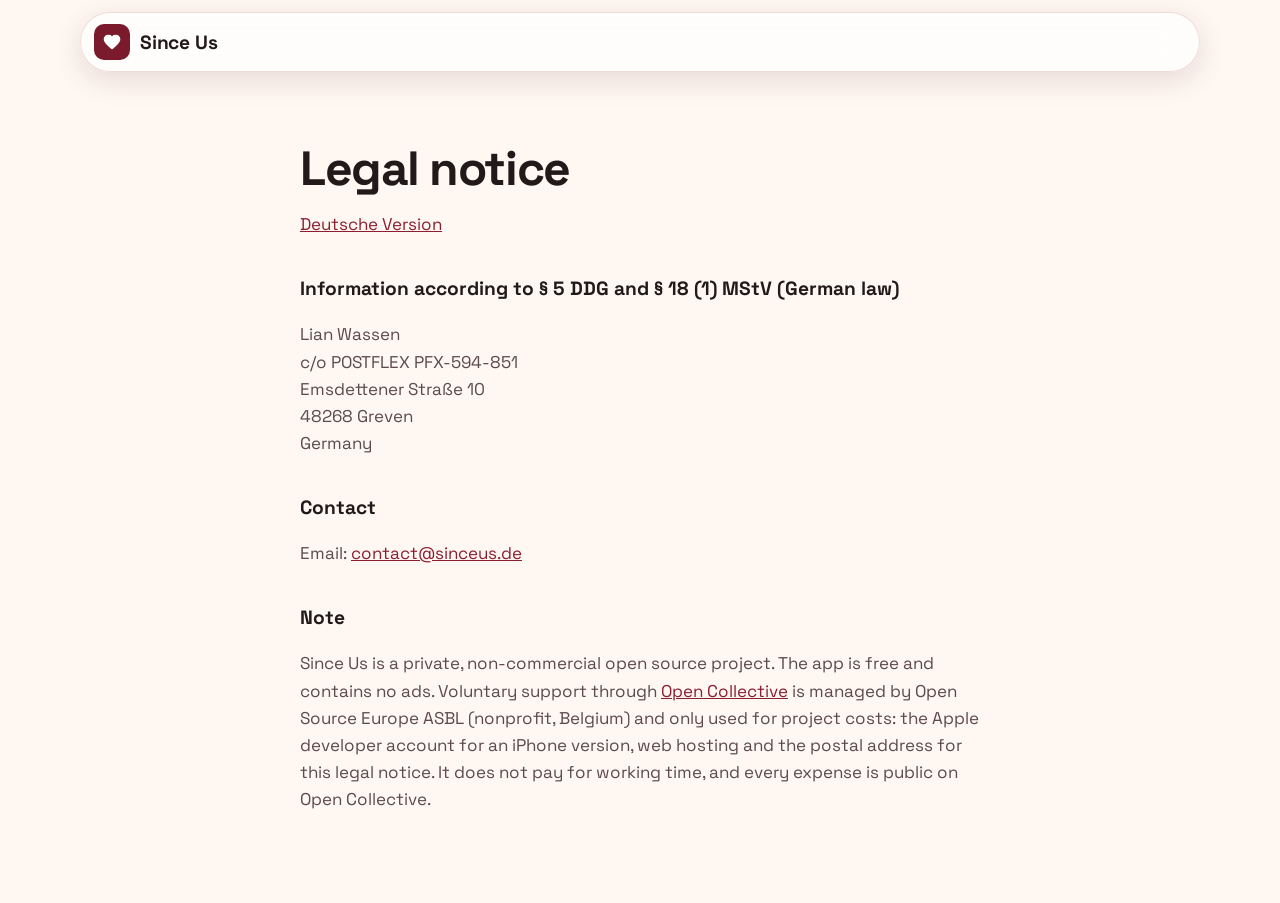
<file: docs/legal-notice.html>
<!doctype html>
<html lang="en">
<head>
<meta charset="utf-8">
<script>if(location.hostname.endsWith("github.io"))location.replace("https://sinceus.de/"+location.pathname.replace(/^\/sinceus\/?/,"")+location.search+location.hash)</script>
<meta name="viewport" content="width=device-width, initial-scale=1">
<title>Legal notice · Since Us</title>
<meta name="description" content="Legal notice · Since Us">
<meta name="theme-color" content="#fff7f2" media="(prefers-color-scheme: light)">
<meta name="theme-color" content="#150d0e" media="(prefers-color-scheme: dark)">
<meta property="og:title" content="Legal notice · Since Us">
<meta property="og:description" content="Legal notice · Since Us">
<meta property="og:url" content="https://sinceus.de/legal-notice.html">
<meta property="og:type" content="website">
<meta property="og:image" content="https://sinceus.de/img/og-en.jpg">
<link rel="canonical" href="https://sinceus.de/legal-notice.html">
<link rel="alternate" hreflang="en" href="https://sinceus.de/legal-notice.html">
<link rel="alternate" hreflang="de" href="https://sinceus.de/impressum.html">
<link rel="alternate" hreflang="x-default" href="https://sinceus.de/legal-notice.html">
<link rel="icon" href="img/icon.png">
<link rel="stylesheet" href="style.css">
</head>
<body class="doc-page">
<a class="skip" href="#main">Skip to content</a>
<header class="nav">
  <div class="wrap"><a class="brand" href="index.html"><img src="img/icon.png" alt="">Since Us</a></div>
</header>
<div class="doc-top"></div>
<main class="doc" id="main">
<h1>Legal notice</h1>
<p><a href="impressum.html">Deutsche Version</a></p>

<h2>Information according to § 5 DDG and § 18 (1) MStV (German law)</h2>
<p>Lian Wassen<br>
c/o POSTFLEX PFX-594-851<br>
Emsdettener Straße 10<br>
48268 Greven<br>
Germany</p>

<h2>Contact</h2>
<p>Email: <a href="mailto:contact@sinceus.de">contact@sinceus.de</a></p>

<h2>Note</h2>
<p>Since Us is a private, non-commercial open source project. The app is free and contains no ads. Voluntary support through <a href="https://opencollective.com/sinceus">Open Collective</a> is managed by Open Source Europe ASBL (nonprofit, Belgium) and only used for project costs: the Apple developer account for an iPhone version, web hosting and the postal address for this legal notice. It does not pay for working time, and every expense is public on Open Collective.</p>
</main>
</body>
</html>
</file>
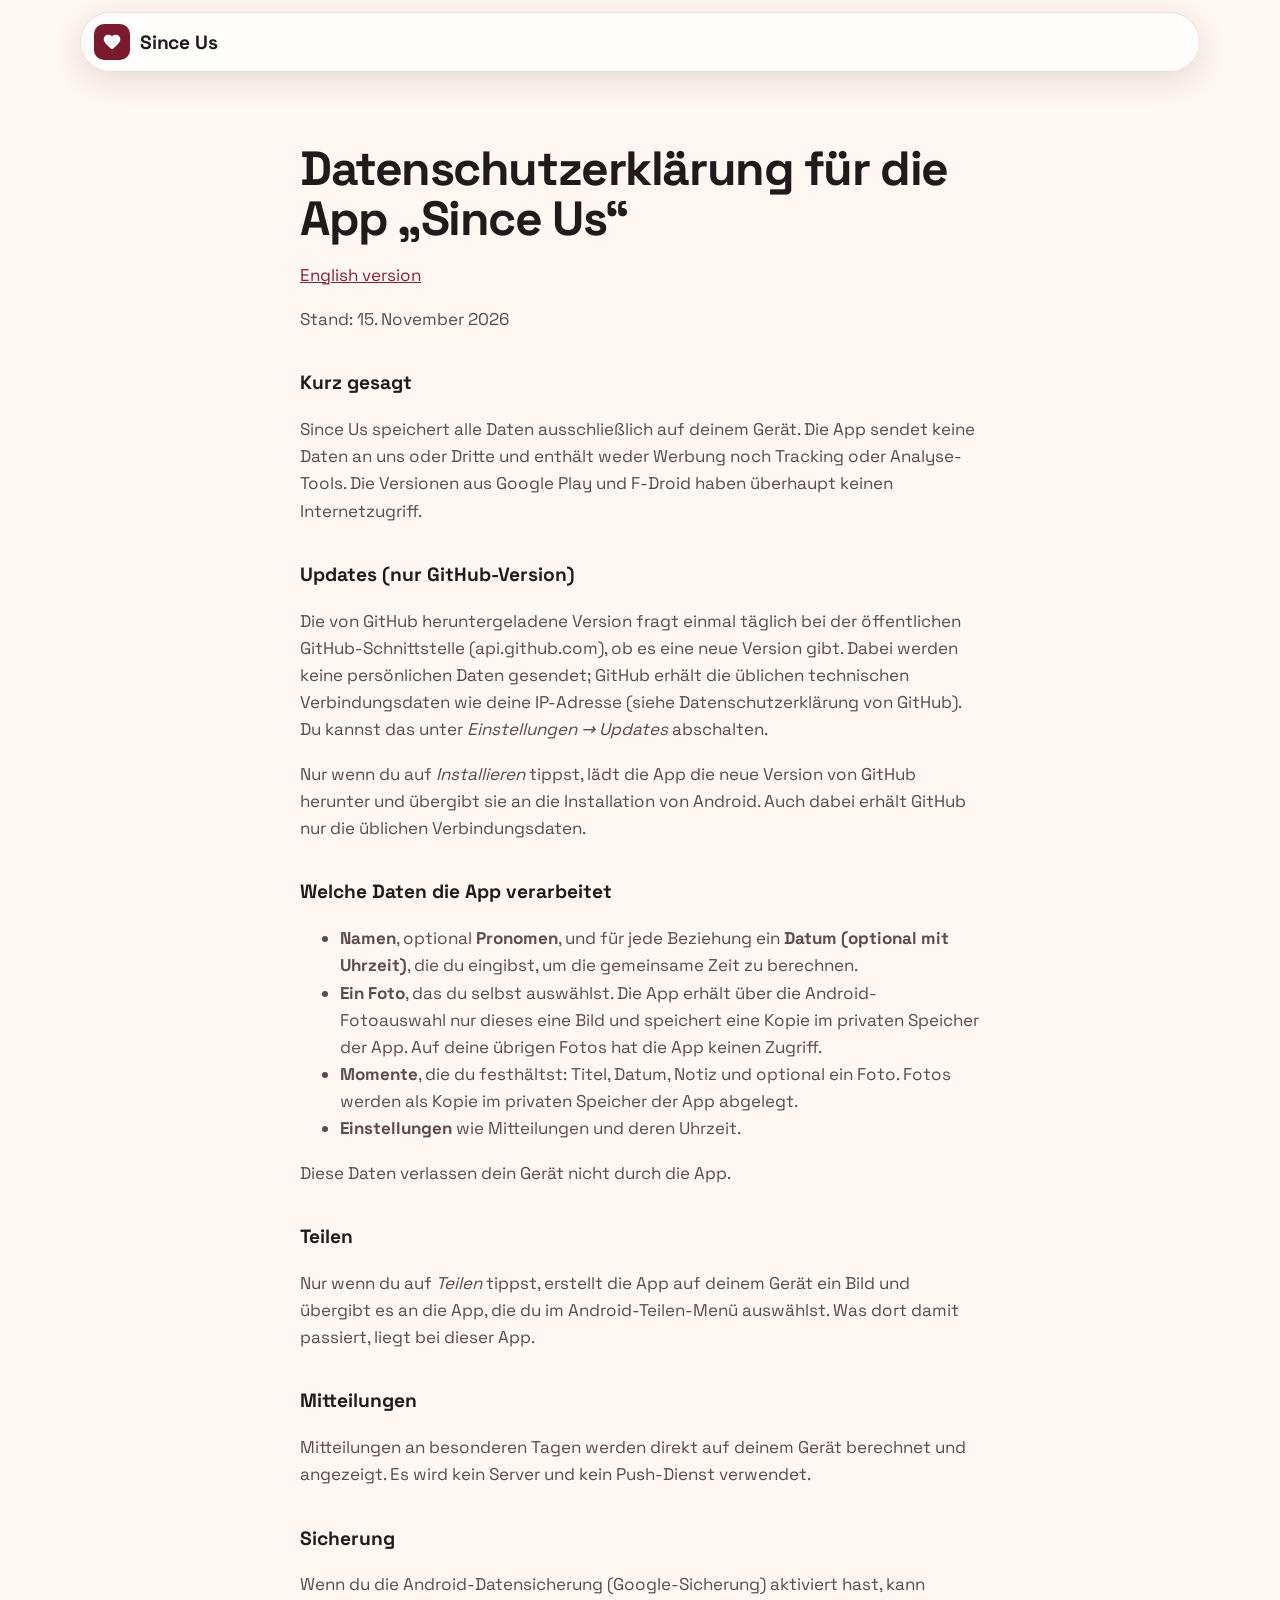
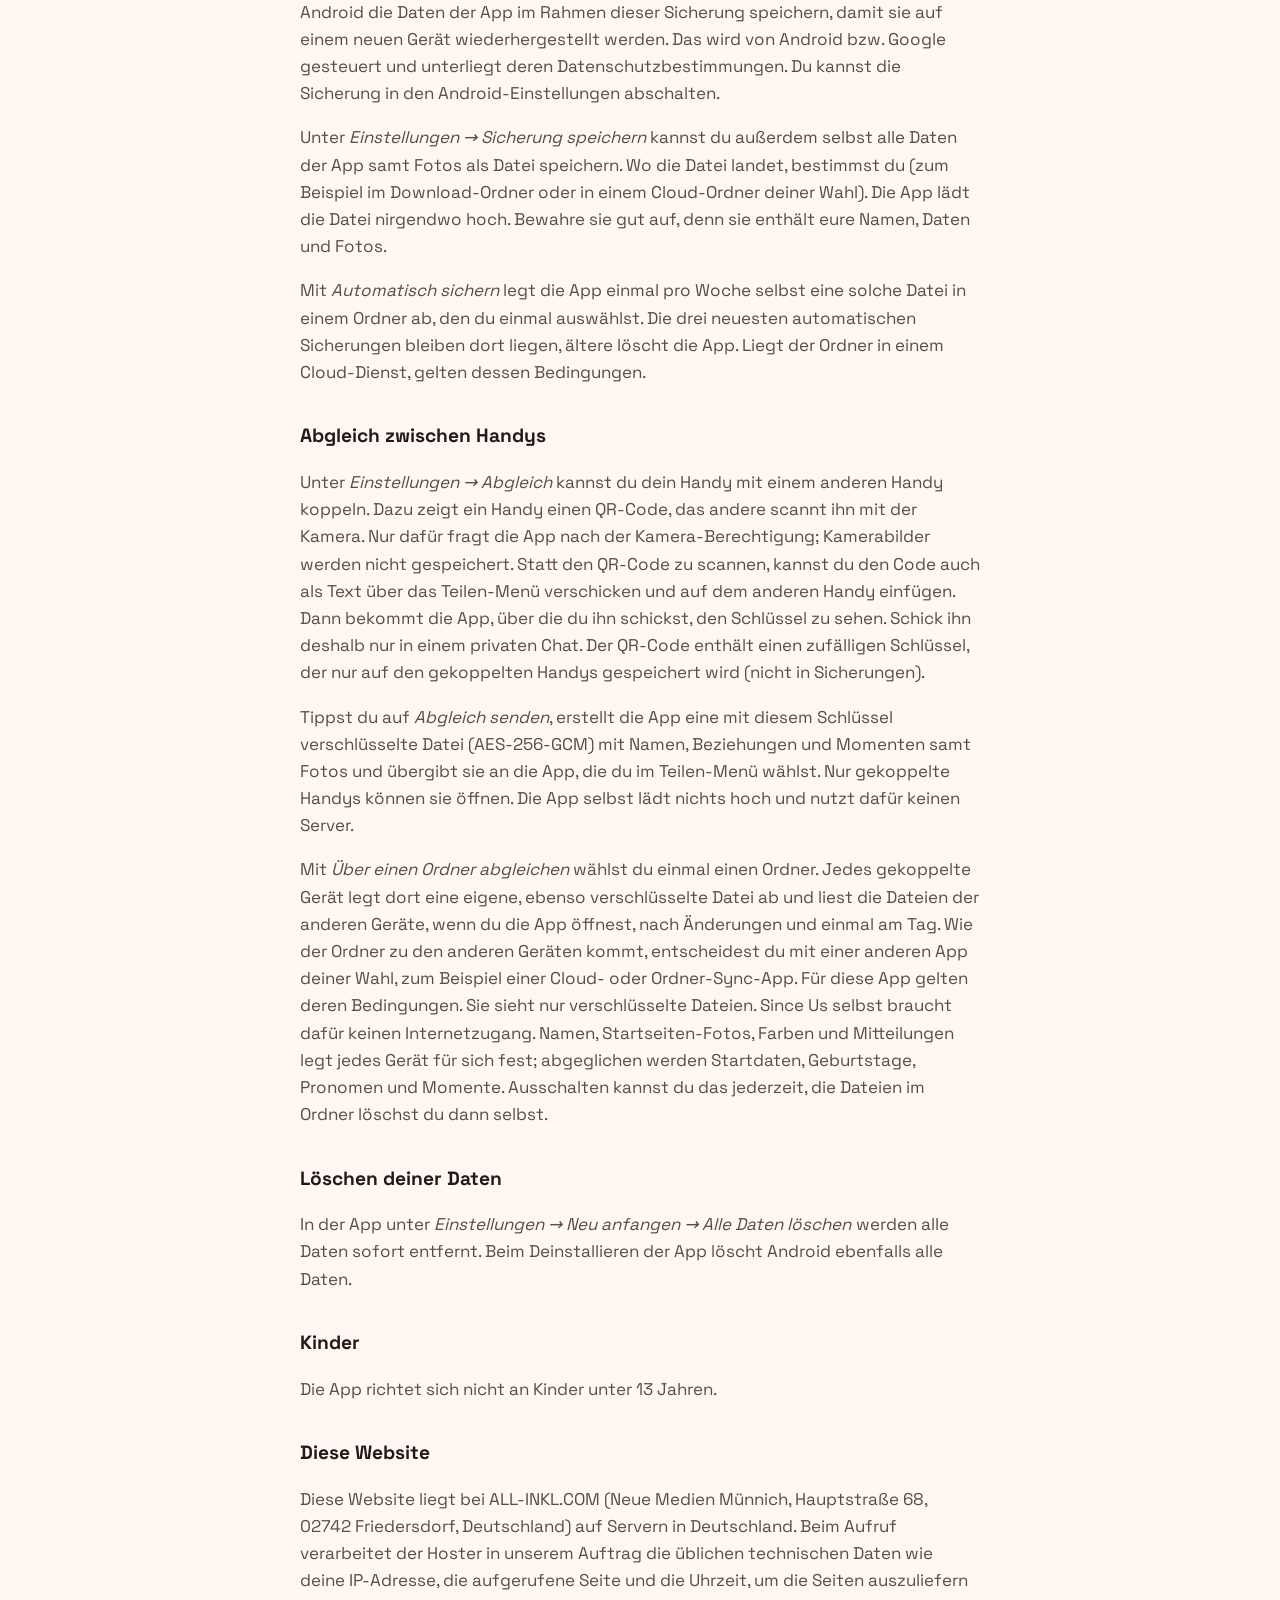
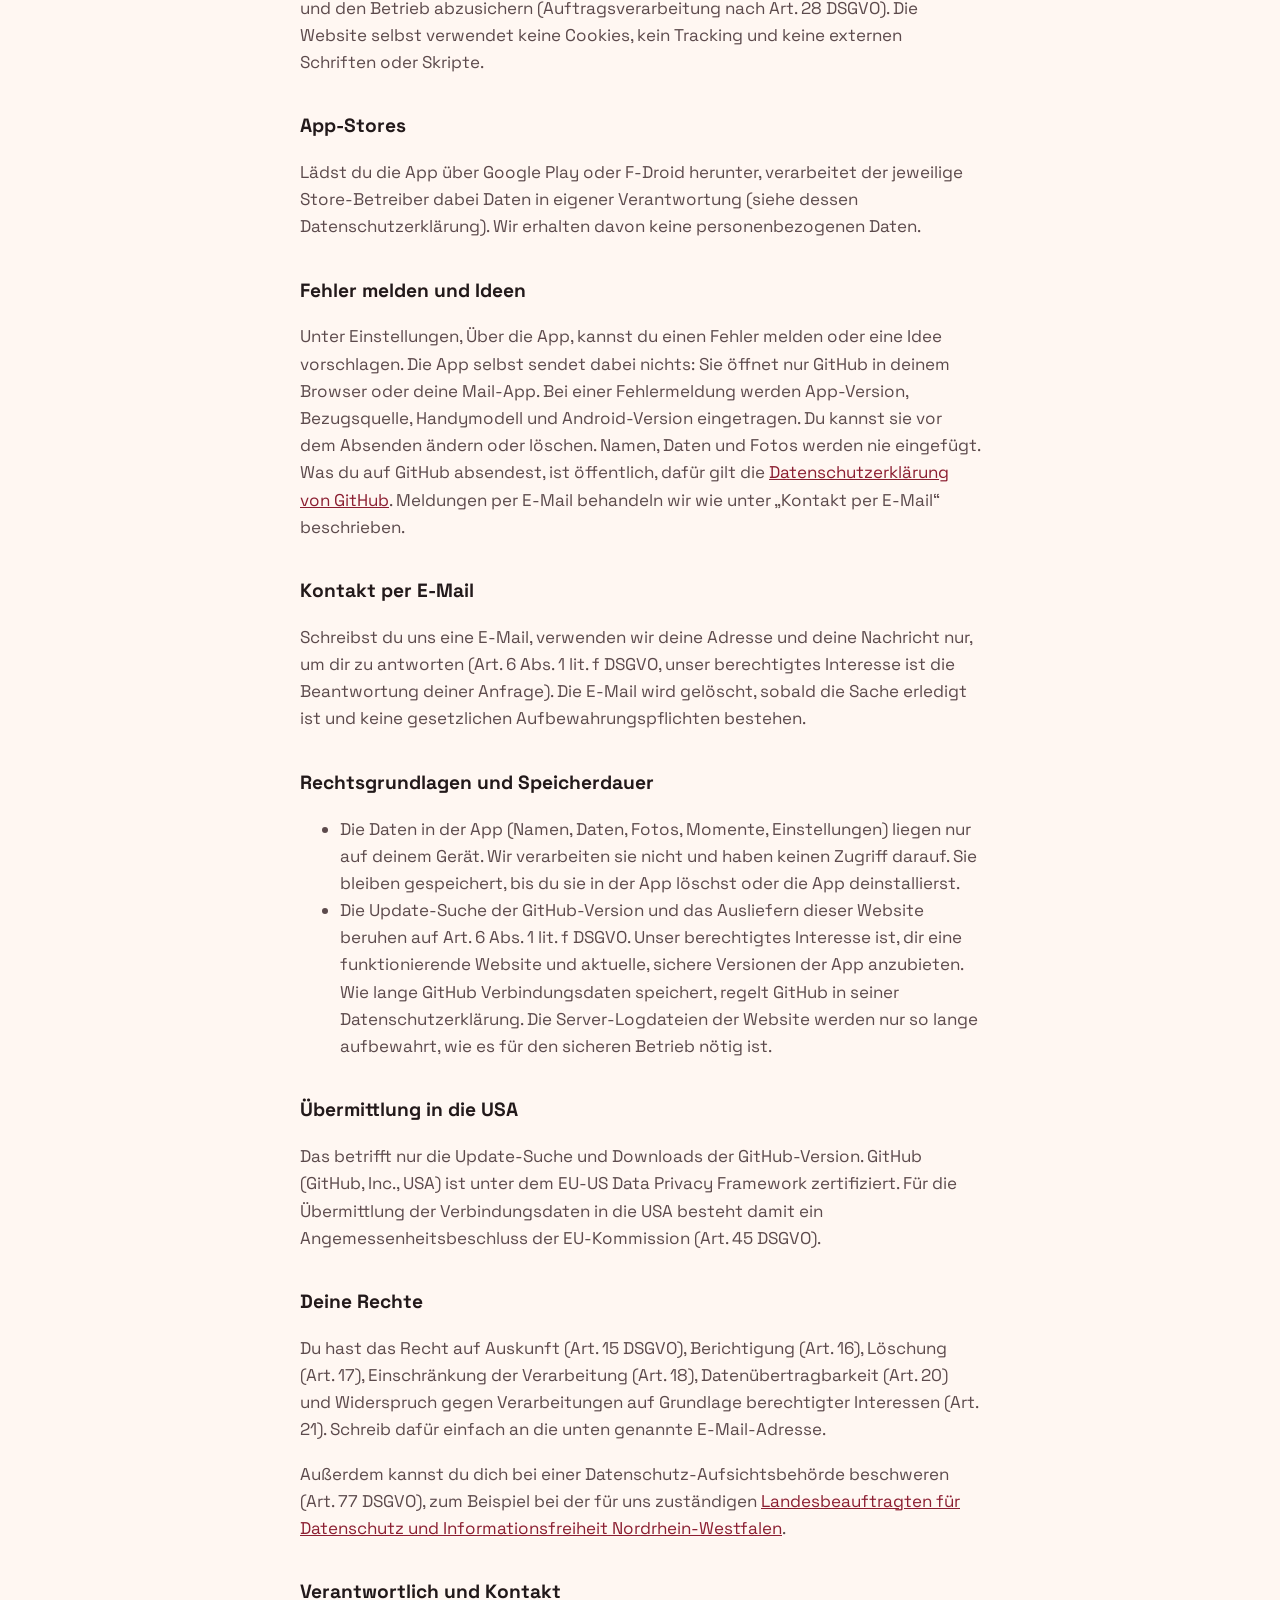
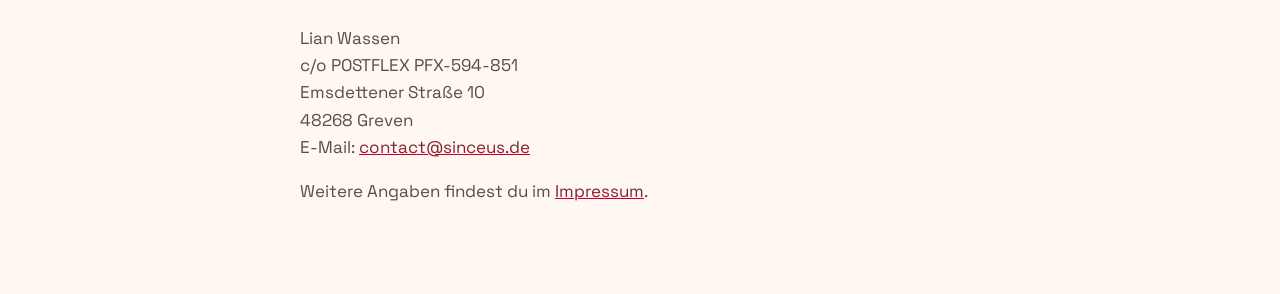
<file: docs/privacy-de.html>
<!doctype html>
<html lang="de">
<head>
<meta charset="utf-8">
<script>if(location.hostname.endsWith("github.io"))location.replace("https://sinceus.de/"+location.pathname.replace(/^\/sinceus\/?/,"")+location.search+location.hash)</script>
<meta name="viewport" content="width=device-width, initial-scale=1">
<title>Datenschutzerklärung: Since Us</title>
<meta name="description" content="Datenschutzerklärung: Since Us">
<meta name="theme-color" content="#fff7f2" media="(prefers-color-scheme: light)">
<meta name="theme-color" content="#150d0e" media="(prefers-color-scheme: dark)">
<meta property="og:title" content="Datenschutzerklärung: Since Us">
<meta property="og:description" content="Datenschutzerklärung: Since Us">
<meta property="og:url" content="https://sinceus.de/privacy-de.html">
<meta property="og:type" content="website">
<meta property="og:image" content="https://sinceus.de/img/og-de.jpg">
<link rel="canonical" href="https://sinceus.de/privacy-de.html">
<link rel="alternate" hreflang="en" href="https://sinceus.de/privacy-en.html">
<link rel="alternate" hreflang="de" href="https://sinceus.de/privacy-de.html">
<link rel="alternate" hreflang="x-default" href="https://sinceus.de/privacy-en.html">
<link rel="icon" href="img/icon.png">
<link rel="stylesheet" href="style.css">
</head>
<body class="doc-page">
<a class="skip" href="#main">Zum Inhalt springen</a>
<header class="nav">
  <div class="wrap"><a class="brand" href="index-de.html"><img src="img/icon.png" alt="">Since Us</a></div>
</header>
<div class="doc-top"></div>
<main class="doc" id="main">
<h1>Datenschutzerklärung für die App „Since Us“</h1>
<p><a href="privacy-en.html">English version</a></p>
<p>Stand: 15. November 2026</p>

<h2>Kurz gesagt</h2>
<p>Since Us speichert alle Daten ausschließlich auf deinem Gerät. Die App sendet keine Daten an uns oder Dritte
und enthält weder Werbung noch Tracking oder Analyse-Tools. Die Versionen aus Google Play und F-Droid haben überhaupt keinen Internetzugriff.</p>

<h2>Updates (nur GitHub-Version)</h2>
<p>Die von GitHub heruntergeladene Version fragt einmal täglich bei der öffentlichen GitHub-Schnittstelle (api.github.com),
ob es eine neue Version gibt. Dabei werden keine persönlichen Daten gesendet; GitHub erhält die üblichen technischen
Verbindungsdaten wie deine IP-Adresse (siehe Datenschutzerklärung von GitHub). Du kannst das unter <em>Einstellungen → Updates</em> abschalten.</p>
<p>Nur wenn du auf <em>Installieren</em> tippst, lädt die App die neue Version von GitHub herunter und übergibt sie an
die Installation von Android. Auch dabei erhält GitHub nur die üblichen Verbindungsdaten.</p>

<h2>Welche Daten die App verarbeitet</h2>
<ul>
  <li><strong>Namen</strong>, optional <strong>Pronomen</strong>, und für jede Beziehung ein <strong>Datum (optional mit Uhrzeit)</strong>, die du eingibst, um die gemeinsame Zeit zu berechnen.</li>
  <li><strong>Ein Foto</strong>, das du selbst auswählst. Die App erhält über die Android-Fotoauswahl nur dieses eine Bild
      und speichert eine Kopie im privaten Speicher der App. Auf deine übrigen Fotos hat die App keinen Zugriff.</li>
  <li><strong>Momente</strong>, die du festhältst: Titel, Datum, Notiz und optional ein Foto. Fotos werden als Kopie im privaten Speicher der App abgelegt.</li>
  <li><strong>Einstellungen</strong> wie Mitteilungen und deren Uhrzeit.</li>
</ul>
<p>Diese Daten verlassen dein Gerät nicht durch die App.</p>

<h2>Teilen</h2>
<p>Nur wenn du auf <em>Teilen</em> tippst, erstellt die App auf deinem Gerät ein Bild und übergibt es an die App,
die du im Android-Teilen-Menü auswählst. Was dort damit passiert, liegt bei dieser App.</p>

<h2>Mitteilungen</h2>
<p>Mitteilungen an besonderen Tagen werden direkt auf deinem Gerät berechnet und angezeigt.
Es wird kein Server und kein Push-Dienst verwendet.</p>

<h2>Sicherung</h2>
<p>Wenn du die Android-Datensicherung (Google-Sicherung) aktiviert hast, kann Android die Daten der App
im Rahmen dieser Sicherung speichern, damit sie auf einem neuen Gerät wiederhergestellt werden.
Das wird von Android bzw. Google gesteuert und unterliegt deren Datenschutzbestimmungen.
Du kannst die Sicherung in den Android-Einstellungen abschalten.</p>
<p>Unter <em>Einstellungen → Sicherung speichern</em> kannst du außerdem selbst alle Daten der App samt Fotos als Datei speichern.
Wo die Datei landet, bestimmst du (zum Beispiel im Download-Ordner oder in einem Cloud-Ordner deiner Wahl).
Die App lädt die Datei nirgendwo hoch. Bewahre sie gut auf, denn sie enthält eure Namen, Daten und Fotos.</p>
<p>Mit <em>Automatisch sichern</em> legt die App einmal pro Woche selbst eine solche Datei in einem Ordner ab, den du einmal auswählst. Die drei neuesten automatischen Sicherungen bleiben dort liegen, ältere löscht die App. Liegt der Ordner in einem Cloud-Dienst, gelten dessen Bedingungen.</p>

<h2>Abgleich zwischen Handys</h2>
<p>Unter <em>Einstellungen → Abgleich</em> kannst du dein Handy mit einem anderen Handy koppeln. Dazu zeigt ein Handy einen QR-Code,
das andere scannt ihn mit der Kamera. Nur dafür fragt die App nach der Kamera-Berechtigung; Kamerabilder werden nicht gespeichert.
Statt den QR-Code zu scannen, kannst du den Code auch als Text über das Teilen-Menü verschicken und auf dem anderen Handy einfügen. Dann bekommt die App, über die du ihn schickst, den Schlüssel zu sehen. Schick ihn deshalb nur in einem privaten Chat.
Der QR-Code enthält einen zufälligen Schlüssel, der nur auf den gekoppelten Handys gespeichert wird (nicht in Sicherungen).</p>
<p>Tippst du auf <em>Abgleich senden</em>, erstellt die App eine mit diesem Schlüssel verschlüsselte Datei (AES-256-GCM) mit Namen,
Beziehungen und Momenten samt Fotos und übergibt sie an die App, die du im Teilen-Menü wählst. Nur gekoppelte Handys können sie öffnen.
Die App selbst lädt nichts hoch und nutzt dafür keinen Server.</p>
<p>Mit <em>Über einen Ordner abgleichen</em> wählst du einmal einen Ordner. Jedes gekoppelte Gerät legt dort eine eigene, ebenso verschlüsselte Datei ab
und liest die Dateien der anderen Geräte, wenn du die App öffnest, nach Änderungen und einmal am Tag. Wie der Ordner zu den anderen Geräten kommt,
entscheidest du mit einer anderen App deiner Wahl, zum Beispiel einer Cloud- oder Ordner-Sync-App. Für diese App gelten deren Bedingungen.
Sie sieht nur verschlüsselte Dateien. Since Us selbst braucht dafür keinen Internetzugang. Namen, Startseiten-Fotos, Farben und Mitteilungen
legt jedes Gerät für sich fest; abgeglichen werden Startdaten, Geburtstage, Pronomen und Momente. Ausschalten kannst du das jederzeit, die Dateien
im Ordner löschst du dann selbst.</p>

<h2>Löschen deiner Daten</h2>
<p>In der App unter <em>Einstellungen → Neu anfangen → Alle Daten löschen</em> werden alle Daten sofort entfernt.
Beim Deinstallieren der App löscht Android ebenfalls alle Daten.</p>

<h2>Kinder</h2>
<p>Die App richtet sich nicht an Kinder unter 13 Jahren.</p>

<h2>Diese Website</h2>
<p>Diese Website liegt bei ALL-INKL.COM (Neue Medien Münnich, Hauptstraße 68, 02742 Friedersdorf, Deutschland) auf Servern in Deutschland.
Beim Aufruf verarbeitet der Hoster in unserem Auftrag die üblichen technischen Daten wie deine IP-Adresse, die aufgerufene Seite und die Uhrzeit,
um die Seiten auszuliefern und den Betrieb abzusichern (Auftragsverarbeitung nach Art. 28 DSGVO). Die Website selbst verwendet
keine Cookies, kein Tracking und keine externen Schriften oder Skripte.</p>

<h2>App-Stores</h2>
<p>Lädst du die App über Google Play oder F-Droid herunter, verarbeitet der jeweilige Store-Betreiber dabei Daten in eigener Verantwortung (siehe dessen Datenschutzerklärung). Wir erhalten davon keine personenbezogenen Daten.</p>

<h2>Fehler melden und Ideen</h2>
<p>Unter Einstellungen, Über die App, kannst du einen Fehler melden oder eine Idee vorschlagen. Die App selbst sendet dabei nichts: Sie öffnet nur GitHub in deinem Browser oder deine Mail-App. Bei einer Fehlermeldung werden App-Version, Bezugsquelle, Handymodell und Android-Version eingetragen. Du kannst sie vor dem Absenden ändern oder löschen. Namen, Daten und Fotos werden nie eingefügt. Was du auf GitHub absendest, ist öffentlich, dafür gilt die <a href="https://docs.github.com/site-policy/privacy-policies/github-general-privacy-statement">Datenschutzerklärung von GitHub</a>. Meldungen per E-Mail behandeln wir wie unter „Kontakt per E-Mail“ beschrieben.</p>

<h2>Kontakt per E-Mail</h2>
<p>Schreibst du uns eine E-Mail, verwenden wir deine Adresse und deine Nachricht nur, um dir zu antworten (Art. 6 Abs. 1 lit. f DSGVO, unser berechtigtes Interesse ist die Beantwortung deiner Anfrage). Die E-Mail wird gelöscht, sobald die Sache erledigt ist und keine gesetzlichen Aufbewahrungspflichten bestehen.</p>

<h2>Rechtsgrundlagen und Speicherdauer</h2>
<ul>
  <li>Die Daten in der App (Namen, Daten, Fotos, Momente, Einstellungen) liegen nur auf deinem Gerät. Wir verarbeiten sie nicht und haben keinen Zugriff darauf. Sie bleiben gespeichert, bis du sie in der App löschst oder die App deinstallierst.</li>
  <li>Die Update-Suche der GitHub-Version und das Ausliefern dieser Website beruhen auf Art. 6 Abs. 1 lit. f DSGVO. Unser berechtigtes Interesse ist, dir eine funktionierende Website und aktuelle, sichere Versionen der App anzubieten. Wie lange GitHub Verbindungsdaten speichert, regelt GitHub in seiner Datenschutzerklärung. Die Server-Logdateien der Website werden nur so lange aufbewahrt, wie es für den sicheren Betrieb nötig ist.</li>
</ul>

<h2>Übermittlung in die USA</h2>
<p>Das betrifft nur die Update-Suche und Downloads der GitHub-Version. GitHub (GitHub, Inc., USA) ist unter dem EU-US Data Privacy Framework zertifiziert. Für die Übermittlung der Verbindungsdaten in die USA besteht damit ein Angemessenheitsbeschluss der EU-Kommission (Art. 45 DSGVO).</p>

<h2>Deine Rechte</h2>
<p>Du hast das Recht auf Auskunft (Art. 15 DSGVO), Berichtigung (Art. 16), Löschung (Art. 17), Einschränkung der Verarbeitung (Art. 18), Datenübertragbarkeit (Art. 20) und Widerspruch gegen Verarbeitungen auf Grundlage berechtigter Interessen (Art. 21). Schreib dafür einfach an die unten genannte E-Mail-Adresse.</p>
<p>Außerdem kannst du dich bei einer Datenschutz-Aufsichtsbehörde beschweren (Art. 77 DSGVO), zum Beispiel bei der für uns zuständigen <a href="https://www.ldi.nrw.de">Landesbeauftragten für Datenschutz und Informationsfreiheit Nordrhein-Westfalen</a>.</p>

<h2>Verantwortlich und Kontakt</h2>
<p>Lian Wassen<br>
c/o POSTFLEX PFX-594-851<br>
Emsdettener Straße 10<br>
48268 Greven<br>
E-Mail: <a href="mailto:contact@sinceus.de">contact@sinceus.de</a></p>
<p>Weitere Angaben findest du im <a href="impressum.html">Impressum</a>.</p>
</main>
</body>
</html>
</file>
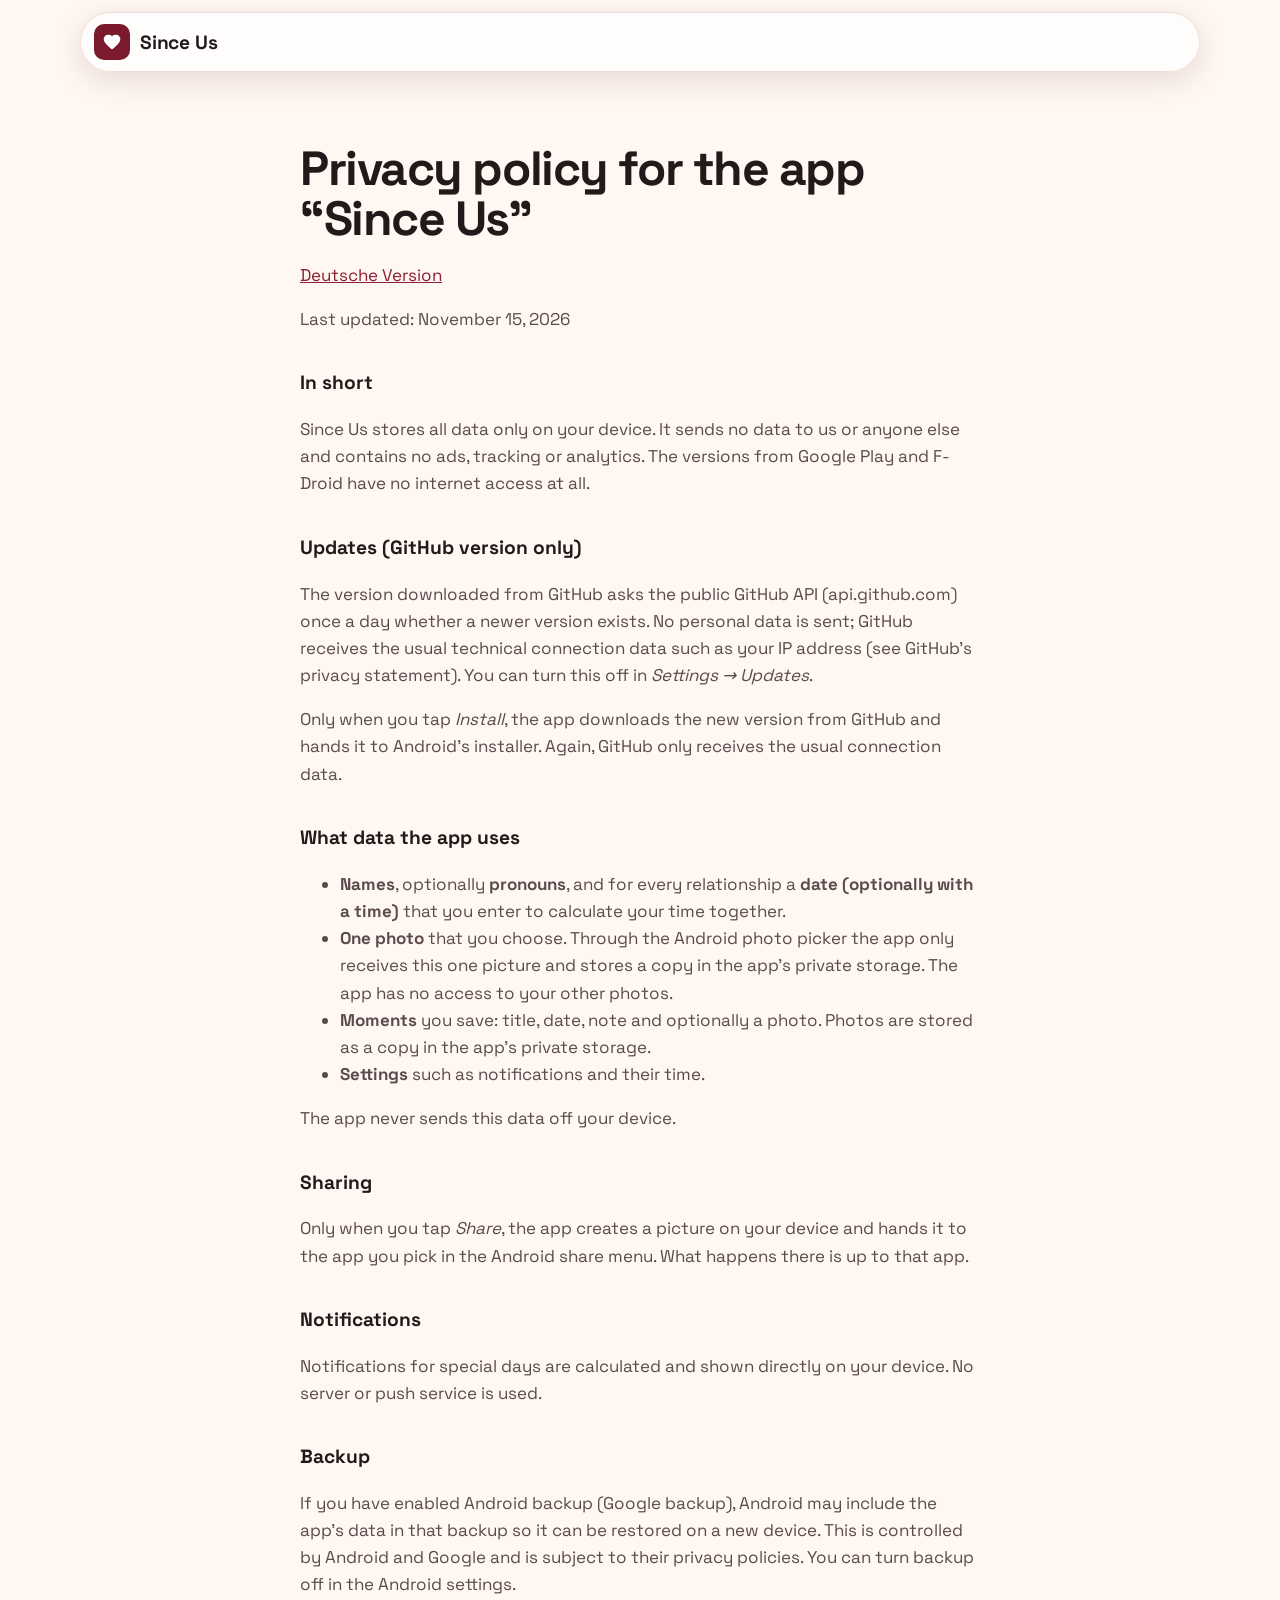
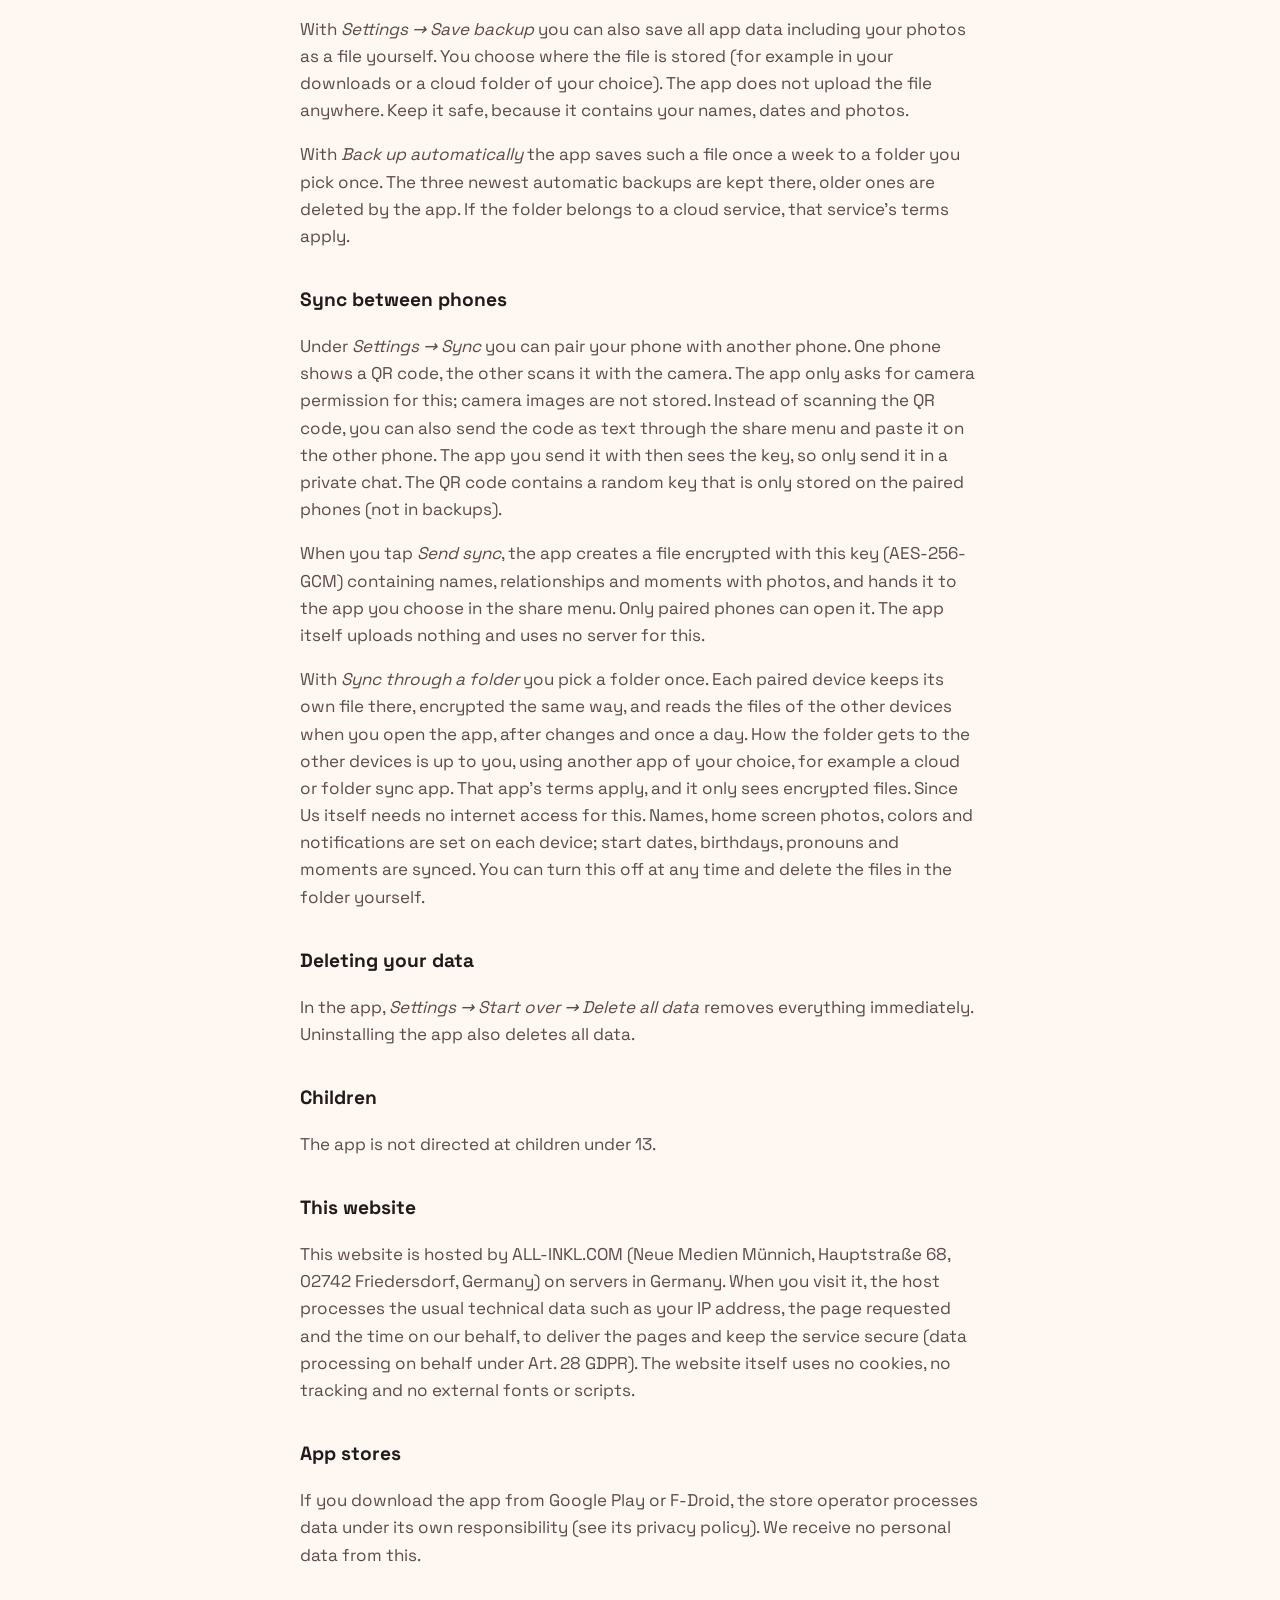
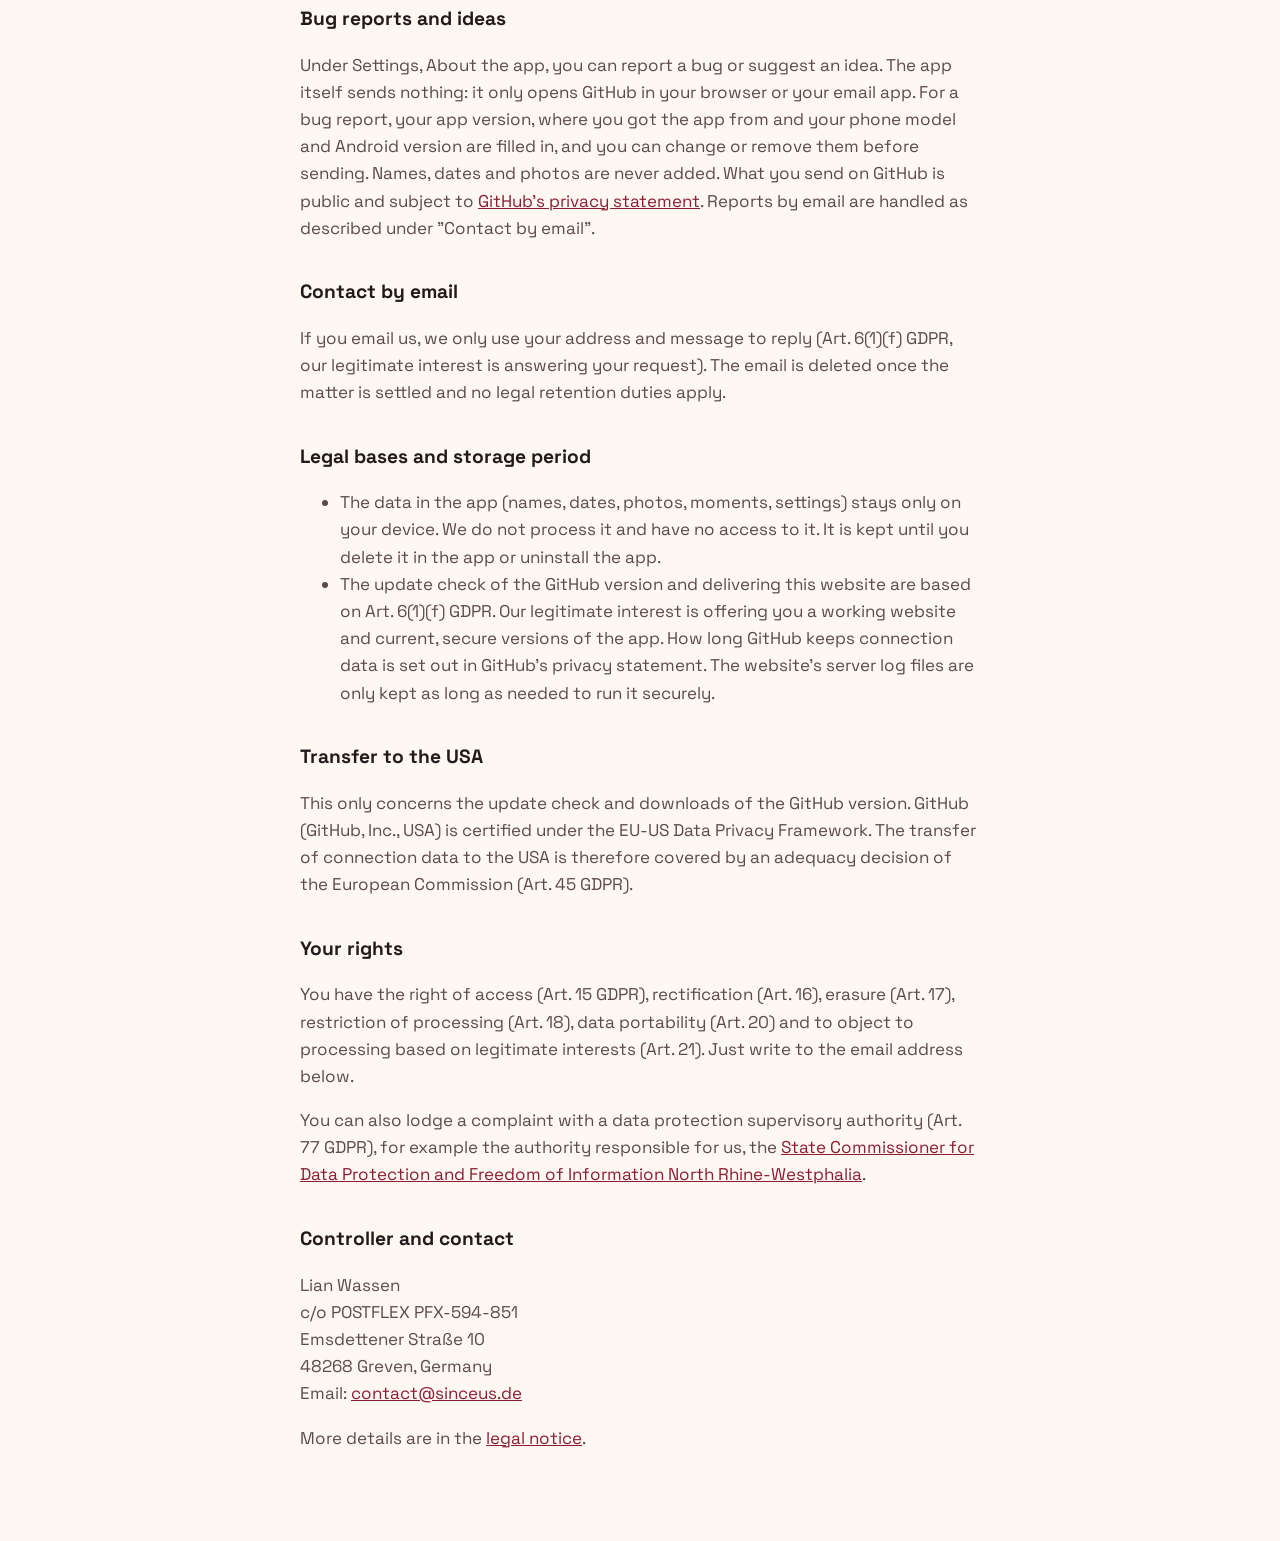
<file: docs/privacy-en.html>
<!doctype html>
<html lang="en">
<head>
<meta charset="utf-8">
<script>if(location.hostname.endsWith("github.io"))location.replace("https://sinceus.de/"+location.pathname.replace(/^\/sinceus\/?/,"")+location.search+location.hash)</script>
<meta name="viewport" content="width=device-width, initial-scale=1">
<title>Privacy policy: Since Us</title>
<meta name="description" content="Privacy policy: Since Us">
<meta name="theme-color" content="#fff7f2" media="(prefers-color-scheme: light)">
<meta name="theme-color" content="#150d0e" media="(prefers-color-scheme: dark)">
<meta property="og:title" content="Privacy policy: Since Us">
<meta property="og:description" content="Privacy policy: Since Us">
<meta property="og:url" content="https://sinceus.de/privacy-en.html">
<meta property="og:type" content="website">
<meta property="og:image" content="https://sinceus.de/img/og-en.jpg">
<link rel="canonical" href="https://sinceus.de/privacy-en.html">
<link rel="alternate" hreflang="en" href="https://sinceus.de/privacy-en.html">
<link rel="alternate" hreflang="de" href="https://sinceus.de/privacy-de.html">
<link rel="alternate" hreflang="x-default" href="https://sinceus.de/privacy-en.html">
<link rel="icon" href="img/icon.png">
<link rel="stylesheet" href="style.css">
</head>
<body class="doc-page">
<a class="skip" href="#main">Skip to content</a>
<header class="nav">
  <div class="wrap"><a class="brand" href="index.html"><img src="img/icon.png" alt="">Since Us</a></div>
</header>
<div class="doc-top"></div>
<main class="doc" id="main">
<h1>Privacy policy for the app “Since Us”</h1>
<p><a href="privacy-de.html">Deutsche Version</a></p>
<p>Last updated: November 15, 2026</p>

<h2>In short</h2>
<p>Since Us stores all data only on your device. It sends no data to us or anyone else
and contains no ads, tracking or analytics. The versions from Google Play and F-Droid have no internet access at all.</p>

<h2>Updates (GitHub version only)</h2>
<p>The version downloaded from GitHub asks the public GitHub API (api.github.com) once a day whether a newer
version exists. No personal data is sent; GitHub receives the usual technical connection data such as your IP address
(see GitHub's privacy statement). You can turn this off in <em>Settings → Updates</em>.</p>
<p>Only when you tap <em>Install</em>, the app downloads the new version from GitHub and hands it to Android's installer.
Again, GitHub only receives the usual connection data.</p>

<h2>What data the app uses</h2>
<ul>
  <li><strong>Names</strong>, optionally <strong>pronouns</strong>, and for every relationship a <strong>date (optionally with a time)</strong> that you enter to calculate your time together.</li>
  <li><strong>One photo</strong> that you choose. Through the Android photo picker the app only receives this one picture
      and stores a copy in the app's private storage. The app has no access to your other photos.</li>
  <li><strong>Moments</strong> you save: title, date, note and optionally a photo. Photos are stored as a copy in the app's private storage.</li>
  <li><strong>Settings</strong> such as notifications and their time.</li>
</ul>
<p>The app never sends this data off your device.</p>

<h2>Sharing</h2>
<p>Only when you tap <em>Share</em>, the app creates a picture on your device and hands it to the app you pick
in the Android share menu. What happens there is up to that app.</p>

<h2>Notifications</h2>
<p>Notifications for special days are calculated and shown directly on your device.
No server or push service is used.</p>

<h2>Backup</h2>
<p>If you have enabled Android backup (Google backup), Android may include the app's data in that backup
so it can be restored on a new device. This is controlled by Android and Google and is subject to their
privacy policies. You can turn backup off in the Android settings.</p>
<p>With <em>Settings → Save backup</em> you can also save all app data including your photos as a file yourself.
You choose where the file is stored (for example in your downloads or a cloud folder of your choice).
The app does not upload the file anywhere. Keep it safe, because it contains your names, dates and photos.</p>
<p>With <em>Back up automatically</em> the app saves such a file once a week to a folder you pick once. The three newest automatic backups are kept there, older ones are deleted by the app. If the folder belongs to a cloud service, that service's terms apply.</p>

<h2>Sync between phones</h2>
<p>Under <em>Settings → Sync</em> you can pair your phone with another phone. One phone shows a QR code, the other scans it with the camera.
The app only asks for camera permission for this; camera images are not stored.
Instead of scanning the QR code, you can also send the code as text through the share menu and paste it on the other phone. The app you send it with then sees the key, so only send it in a private chat.
The QR code contains a random key that is only stored on the paired phones (not in backups).</p>
<p>When you tap <em>Send sync</em>, the app creates a file encrypted with this key (AES-256-GCM) containing names, relationships and moments with photos,
and hands it to the app you choose in the share menu. Only paired phones can open it.
The app itself uploads nothing and uses no server for this.</p>
<p>With <em>Sync through a folder</em> you pick a folder once. Each paired device keeps its own file there, encrypted the same way,
and reads the files of the other devices when you open the app, after changes and once a day. How the folder gets to the other devices
is up to you, using another app of your choice, for example a cloud or folder sync app. That app's terms apply, and it only sees encrypted files.
Since Us itself needs no internet access for this. Names, home screen photos, colors and notifications are set on each device;
start dates, birthdays, pronouns and moments are synced. You can turn this off at any time and delete the files in the folder yourself.</p>

<h2>Deleting your data</h2>
<p>In the app, <em>Settings → Start over → Delete all data</em> removes everything immediately.
Uninstalling the app also deletes all data.</p>

<h2>Children</h2>
<p>The app is not directed at children under 13.</p>

<h2>This website</h2>
<p>This website is hosted by ALL-INKL.COM (Neue Medien Münnich, Hauptstraße 68, 02742 Friedersdorf, Germany) on servers in Germany.
When you visit it, the host processes the usual technical data such as your IP address, the page requested and the time on our behalf,
to deliver the pages and keep the service secure (data processing on behalf under Art. 28 GDPR). The website itself uses no cookies, no tracking and
no external fonts or scripts.</p>

<h2>App stores</h2>
<p>If you download the app from Google Play or F-Droid, the store operator processes data under its own responsibility (see its privacy policy). We receive no personal data from this.</p>

<h2>Bug reports and ideas</h2>
<p>Under Settings, About the app, you can report a bug or suggest an idea. The app itself sends nothing: it only opens GitHub in your browser or your email app. For a bug report, your app version, where you got the app from and your phone model and Android version are filled in, and you can change or remove them before sending. Names, dates and photos are never added. What you send on GitHub is public and subject to <a href="https://docs.github.com/site-policy/privacy-policies/github-general-privacy-statement">GitHub's privacy statement</a>. Reports by email are handled as described under "Contact by email".</p>

<h2>Contact by email</h2>
<p>If you email us, we only use your address and message to reply (Art. 6(1)(f) GDPR, our legitimate interest is answering your request). The email is deleted once the matter is settled and no legal retention duties apply.</p>

<h2>Legal bases and storage period</h2>
<ul>
  <li>The data in the app (names, dates, photos, moments, settings) stays only on your device. We do not process it and have no access to it. It is kept until you delete it in the app or uninstall the app.</li>
  <li>The update check of the GitHub version and delivering this website are based on Art. 6(1)(f) GDPR. Our legitimate interest is offering you a working website and current, secure versions of the app. How long GitHub keeps connection data is set out in GitHub's privacy statement. The website's server log files are only kept as long as needed to run it securely.</li>
</ul>

<h2>Transfer to the USA</h2>
<p>This only concerns the update check and downloads of the GitHub version. GitHub (GitHub, Inc., USA) is certified under the EU-US Data Privacy Framework. The transfer of connection data to the USA is therefore covered by an adequacy decision of the European Commission (Art. 45 GDPR).</p>

<h2>Your rights</h2>
<p>You have the right of access (Art. 15 GDPR), rectification (Art. 16), erasure (Art. 17), restriction of processing (Art. 18), data portability (Art. 20) and to object to processing based on legitimate interests (Art. 21). Just write to the email address below.</p>
<p>You can also lodge a complaint with a data protection supervisory authority (Art. 77 GDPR), for example the authority responsible for us, the <a href="https://www.ldi.nrw.de">State Commissioner for Data Protection and Freedom of Information North Rhine-Westphalia</a>.</p>

<h2>Controller and contact</h2>
<p>Lian Wassen<br>
c/o POSTFLEX PFX-594-851<br>
Emsdettener Straße 10<br>
48268 Greven, Germany<br>
Email: <a href="mailto:contact@sinceus.de">contact@sinceus.de</a></p>
<p>More details are in the <a href="legal-notice.html">legal notice</a>.</p>
</main>
</body>
</html>
</file>
<file: docs/style.css>
@font-face {
  font-family: "Space Grotesk";
  src: url("fonts/SpaceGrotesk.woff2") format("woff2");
  font-weight: 300 700;
  font-display: swap;
}
:root {
  --bg: #fff7f2;
  --surface: #ffffff;
  --surface-2: #fdeee8;
  --fg: #22191a;
  --muted: #5c4a4c;
  --line: #f0dcd6;
  --accent: #8b1e31;
  --accent-2: #d64c63;
  --accent-soft: #ffd9dc;
  --on-accent: #ffffff;
  --hero-1: #3a0712;
  --hero-2: #8b1e31;
  --hero-3: #d64c63;
  /* Warme Kachelfarben */
  --rose: #ffd6dd;
  --peach: #ffdcc7;
  --butter: #ffeab0;
  --lilac: #eadcff;
  --sage: #dcefd9;
  --sky: #d8e8ff;
  --radius: 28px;
  --serif: "Space Grotesk", system-ui, -apple-system, "Segoe UI", Roboto, sans-serif;
  --sans: "Space Grotesk", system-ui, -apple-system, "Segoe UI", Roboto, sans-serif;
  --rainbow: linear-gradient(90deg, #e40303, #ff8c00, #ffed00, #008026, #004dff, #750787);
}
@media (prefers-color-scheme: dark) {
  :root {
    --bg: #150d0e;
    --surface: #221718;
    --surface-2: #2c1e20;
    --fg: #f3e3e4;
    --muted: #cdb6b8;
    --line: #3a2a2c;
    --accent: #ffb2b9;
    --accent-2: #ff8597;
    --accent-soft: #5d2a33;
    --on-accent: #3a0712;
    --rose: #3d2126;
    --peach: #3d2a21;
    --butter: #3a3220;
    --lilac: #2f2540;
    --sage: #22322a;
    --sky: #212c3d;
  }
}
* { box-sizing: border-box; }
html { scroll-behavior: smooth; }
body { margin: 0; background: var(--bg); color: var(--fg); font: 17px/1.6 var(--sans); -webkit-font-smoothing: antialiased; overflow-x: hidden; }
a { color: var(--accent); }
img { max-width: 100%; height: auto; display: block; }
svg { fill: currentColor; }
.wrap { max-width: 1160px; margin: 0 auto; padding: 0 20px; }

/* Navigation: schwebende Leiste mit Glas-Effekt */
.nav { position: fixed; inset: 12px 0 auto; z-index: 20; pointer-events: none; }
.nav .wrap { pointer-events: auto; display: flex; align-items: center; gap: 12px; height: 60px; padding: 0 10px 0 14px;
  max-width: 1120px; border-radius: 999px; transition: background .3s ease, box-shadow .3s ease; }
.nav.scrolled .wrap, .doc-page .nav .wrap { background: color-mix(in srgb, var(--surface) 78%, transparent);
  backdrop-filter: blur(16px) saturate(1.4); -webkit-backdrop-filter: blur(16px) saturate(1.4);
  box-shadow: 0 8px 30px rgba(60, 10, 20, .12), inset 0 0 0 1px var(--line); }
.brand { display: flex; align-items: center; gap: 10px; color: var(--fg); text-decoration: none; font: 700 1.2rem var(--serif); letter-spacing: -.01em; }
.brand img { width: 36px; height: 36px; border-radius: 10px; }
.nav-links { margin-left: auto; display: flex; gap: 6px; align-items: center; }
.nav-links a { color: var(--fg); text-decoration: none; font-size: .95rem; font-weight: 500; padding: 8px 14px; border-radius: 999px; transition: background .2s ease; }
.nav-links a:hover { background: var(--accent-soft); }
.nav-links .lang { background: var(--fg); color: var(--bg); }
.nav-links .lang:hover { background: var(--accent); color: var(--on-accent); }

/* Hero */
.hero { position: relative; padding: 140px 0 96px; isolation: isolate; }
.glow { position: absolute; z-index: -1; pointer-events: none; width: 560px; height: 560px; right: 6%; top: 18%; border-radius: 50%;
  background: var(--accent-2); opacity: .16; filter: blur(110px); }
.hero .wrap { display: grid; grid-template-columns: 1fr 1fr; gap: 40px; align-items: center; }
.hero h1 { font: 700 clamp(2.9rem, 7vw, 5.4rem)/.98 var(--serif); margin: 0 0 22px; letter-spacing: -.035em; }
.hero h1 em { font-style: normal; color: var(--accent); }
.hero p.lead { font-size: 1.18rem; color: var(--muted); max-width: 520px; margin: 0 0 30px; }
.cta { display: flex; flex-wrap: wrap; gap: 12px; align-items: center; }
.btn { display: inline-flex; align-items: center; gap: 10px; padding: 15px 26px; border-radius: 999px; font-weight: 600; text-decoration: none;
  transition: transform .2s cubic-bezier(.3, 1.6, .5, 1), box-shadow .2s ease, background .2s ease; }
.btn svg { width: 20px; height: 20px; fill: currentColor; }
.btn-light, .btn-accent { background: var(--accent); color: var(--on-accent); }
.store .btn-accent { background: var(--surface-2); color: var(--fg); box-shadow: inset 0 0 0 1px var(--line); }
.store .btn-accent:hover { background: var(--accent); color: var(--on-accent); box-shadow: none; }
.btn-ghost { color: var(--fg); background: color-mix(in srgb, var(--surface) 60%, transparent); box-shadow: inset 0 0 0 1.5px var(--fg); }
.btn:hover { transform: translateY(-3px) scale(1.03); }
.btn:active { transform: scale(.97); }
.soon { margin-top: 18px; font-size: .92rem; color: var(--muted); }

/* Handys mit schwebenden Karten */
.phones { position: relative; height: 580px; }
.phone { position: absolute; width: 250px; border-radius: 38px; padding: 8px; background: #0e0708;
  box-shadow: 0 40px 70px rgba(60, 10, 20, .35), inset 0 0 0 1px rgba(255, 255, 255, .08); }
.phone img { border-radius: 30px; }
.phone.p1 { right: 12%; top: 0; z-index: 2; }
.phone.p2 { left: 4%; top: 70px; rotate: -8deg; }
.chip { position: absolute; z-index: 3; display: flex; align-items: center; gap: 10px; padding: 10px 16px 10px 10px; border-radius: 20px;
  background: var(--surface); color: var(--fg); font-size: .9rem; line-height: 1.25; box-shadow: 0 18px 40px rgba(60, 10, 20, .2), inset 0 0 0 1px var(--line);
  animation: bob 6s ease-in-out infinite; }
.chip b { display: block; font-size: 1.05rem; }
.chip .dot { flex: none; width: 36px; height: 36px; border-radius: 12px; display: grid; place-items: center; background: var(--rose); color: var(--accent); }
.chip .dot svg { width: 20px; height: 20px; }
.chip.c1 { left: 0; top: 330px; }
.chip.c2 { right: 0; top: 40px; animation-delay: -3s; }
.chip.c2 .dot { background: var(--butter); }
@keyframes bob { 0%, 100% { transform: translateY(0); } 50% { transform: translateY(-10px); } }


/* Abschnitte */
section { padding: 100px 0; }
.section-head { text-align: center; max-width: 680px; margin: 0 auto 52px; }
.section-head h2, .split h2 { font: 700 clamp(2.1rem, 4.6vw, 3.3rem)/1.04 var(--serif); margin: 0 0 14px; letter-spacing: -.03em; }
.section-head p { color: var(--muted); margin: 0; font-size: 1.15rem; }

.grid { display: grid; grid-template-columns: repeat(3, 1fr); gap: 18px; }
.card { background: var(--surface); border-radius: var(--radius); padding: 30px; box-shadow: inset 0 0 0 1px var(--line);
  transition: transform .35s cubic-bezier(.3, 1.4, .5, 1), box-shadow .35s ease; }
.grid .card:hover { transform: translateY(-6px) rotate(-.6deg); box-shadow: 0 24px 50px rgba(60, 10, 20, .12); }
.card .icon { width: 52px; height: 52px; border-radius: 16px; background: var(--surface); display: grid; place-items: center; margin-bottom: 20px;
  box-shadow: 0 6px 16px rgba(60, 10, 20, .08); transition: transform .35s cubic-bezier(.3, 1.6, .5, 1); }
.card:hover .icon { transform: rotate(-8deg) scale(1.08); }
.card .icon svg { width: 26px; height: 26px; fill: var(--accent); }
.card h3 { margin: 0 0 8px; font-size: 1.25rem; letter-spacing: -.01em; }
.card p { margin: 0; color: var(--muted); }

/* Bunte Kacheln */
.grid .card { box-shadow: none; }
.grid .card:nth-child(6n+1) { background: var(--rose); }
.grid .card:nth-child(6n+2) { background: var(--peach); }
.grid .card:nth-child(6n+3) { background: var(--lilac); }
.grid .card:nth-child(6n+4) { background: var(--butter); }
.grid .card:nth-child(6n+5) { background: var(--sage); }
.grid .card:nth-child(6n+6) { background: var(--sky); }
.grid .card p { color: color-mix(in srgb, var(--fg) 78%, transparent); }

/* Funktionen als Bento-Raster */
.grid.bento { grid-template-columns: repeat(4, 1fr); }
.bento .card:nth-child(1), .bento .card:nth-child(6) { grid-column: span 2; }
.bento .card:nth-child(1) h3, .bento .card:nth-child(6) h3 { font-size: 1.6rem; }
.bento .card:nth-child(1) { background: var(--hero-2); color: #fff; }
.bento .card:nth-child(1) p { color: rgba(255, 255, 255, .85); }
.bento .card:nth-child(1) .icon { background: rgba(255, 255, 255, .14); box-shadow: none; }
.bento .card:nth-child(1) .icon svg { fill: #fff; }

.split { display: grid; grid-template-columns: 1fr 1fr; gap: 64px; align-items: center; }
.split p { color: var(--muted); font-size: 1.12rem; }
.widget-demo { background: linear-gradient(160deg, #f6d6c9, #d9a3b0 55%, #8f5d7a); border-radius: 40px; padding: 56px 40px;
  transition: transform .5s cubic-bezier(.3, 1.4, .5, 1); }
.widget-demo:hover { transform: rotate(-1.5deg) scale(1.02); }
.widget-demo img { filter: drop-shadow(0 20px 20px rgba(60, 10, 20, .35)); }

.privacy { background: var(--surface-2); border-radius: 48px; margin: 0 12px; }
.tint { background: linear-gradient(180deg, var(--surface-2), transparent); }
.split.reverse > :first-child { order: 2; }
.solo-wrap { display: grid; place-items: center; position: relative; }
.solo-wrap::before { content: ""; position: absolute; width: 340px; height: 340px; border-radius: 50%; background: var(--accent-2); filter: blur(90px); opacity: .18; }
.phone.solo { position: relative; width: 280px; rotate: -3deg; transition: rotate .5s cubic-bezier(.3, 1.4, .5, 1); }
.phone.solo:hover { rotate: 0deg; }
.share-demo { display: grid; place-items: center; padding: 24px; }
.share-demo img { width: min(340px, 100%); border-radius: 28px; rotate: 3deg; transition: rotate .5s cubic-bezier(.3, 1.4, .5, 1);
  box-shadow: 0 30px 60px rgba(90, 10, 30, .35); }
.share-demo img:hover { rotate: -2deg; }
.checks { list-style: none; padding: 0; margin: 24px 0 0; display: grid; gap: 12px; }
.checks li { display: flex; gap: 12px; align-items: flex-start; }
.checks svg { flex: none; width: 24px; height: 24px; fill: var(--accent); margin-top: 2px; }
.lock-art { display: grid; place-items: center; }
.lock-art .circle { position: relative; width: 260px; height: 260px; border-radius: 50%; display: grid; place-items: center;
  background: radial-gradient(circle at 30% 30%, var(--hero-3), var(--hero-2) 60%, var(--hero-1)); box-shadow: 0 30px 60px rgba(90, 10, 30, .35); }
.lock-art .circle::before, .lock-art .circle::after { content: ""; position: absolute; inset: 0; border-radius: 50%; border: 2px solid var(--hero-3);
  animation: ripple 4s ease-out infinite; }
.lock-art .circle::after { animation-delay: -2s; }
@keyframes ripple { from { transform: scale(1); opacity: .6; } to { transform: scale(1.6); opacity: 0; } }
.lock-art svg { position: relative; width: 110px; height: 110px; fill: #fff; }

.stores { display: grid; grid-template-columns: repeat(3, 1fr); gap: 18px; }
.store { text-align: center; display: flex; flex-direction: column; align-items: center; }
.stores .card:hover { transform: translateY(-6px); box-shadow: 0 24px 50px rgba(60, 10, 20, .12), inset 0 0 0 1px var(--line); }
.store .icon { background: var(--accent-soft); box-shadow: none; }
.store .badge { display: inline-block; font-size: .8rem; font-weight: 600; padding: 4px 12px; border-radius: 999px; margin-bottom: 14px; background: var(--accent-soft); color: var(--accent); }
.store .badge.later { background: var(--butter); color: var(--fg); }
.store h3 { margin: 0 0 8px; font-size: 1.4rem; }
.store p { color: var(--muted); margin: 0 0 20px; flex: 1; }
.help-note { text-align: center; color: var(--muted); margin: 32px auto 0; max-width: 640px; }
.store .more { display: block; margin-top: 12px; font-size: .9rem; color: var(--muted); }
#download { position: relative; }

footer { margin-top: 40px; background: var(--hero-1); color: rgba(255, 255, 255, .78); padding: 48px 0 56px; font-size: .95rem; border-radius: 48px 48px 0 0; }
footer .wrap { display: flex; flex-wrap: wrap; gap: 12px 28px; justify-content: space-between; }
footer a { color: rgba(255, 255, 255, .78); }
footer a:hover { color: #fff; }
footer .links { display: flex; flex-wrap: wrap; gap: 18px; }

/* Textseiten (Datenschutz, Impressum) */
.doc-top { height: 96px; }
.doc { max-width: 720px; margin: 0 auto; padding: 48px 20px 72px; }
.doc h1 { font: 700 clamp(2.2rem, 5vw, 3rem)/1.05 var(--serif); margin: 0 0 8px; letter-spacing: -.03em; }
.doc h2 { font-size: 1.2rem; margin-top: 2.2rem; }
.doc p, .doc li { color: var(--muted); }

/* Für jede Liebe: das ganze Jahr ein dezenter Regenbogenstreifen */
section.love-all { padding-top: 40px; }
.love-all .grid { margin-top: 18px; }
#features { padding-bottom: 48px; }
.love-card { position: relative; overflow: hidden; margin: 0; text-align: center; padding: 56px 32px 48px; box-shadow: inset 0 0 0 1px var(--line); }
.love-card::before { content: ""; position: absolute; inset: 0 0 auto; height: 8px; background: var(--rainbow); }
.love-card h2 { font: 700 clamp(1.9rem, 4vw, 2.6rem)/1.1 var(--serif); margin: 0 0 14px; letter-spacing: -.02em; }
.love-card p { font-size: 1.1rem; max-width: 760px; margin: 0 auto; color: var(--muted); }
.love-card p + p { margin-top: 12px; }
.heart { display: inline-block; width: 1em; height: 1em; vertical-align: -.15em; fill: #ff5c77; }
.credit { white-space: nowrap; }

/* Im Juni (Pride Month) ein paar Regenbogenakzente */
.pride .hero::before { content: ""; position: absolute; inset: 0 0 auto; height: 6px; background: var(--rainbow); z-index: 3; }
.pride .hero h1 em { background: linear-gradient(90deg, #e40303, #ff8c00, #e6b800, #008026, #004dff, #750787);
  -webkit-background-clip: text; background-clip: text; color: transparent; }
.pride .heart { fill: url(#rainbow); }

/* Einblenden beim Scrollen (nur mit JavaScript, sonst sofort sichtbar) */
.js .reveal { opacity: 0; transform: translateY(36px); transition: opacity .8s ease, transform .8s cubic-bezier(.2, .8, .2, 1); }
.js .reveal.in { opacity: 1; transform: none; }
.js .grid .reveal:nth-child(2), .js .stores .reveal:nth-child(2) { transition-delay: .08s; }
.js .grid .reveal:nth-child(3), .js .stores .reveal:nth-child(3) { transition-delay: .16s; }
.js .grid .reveal:nth-child(4) { transition-delay: .08s; }
.js .grid .reveal:nth-child(5) { transition-delay: .16s; }
.js .grid .reveal:nth-child(6) { transition-delay: .24s; }

/* Weniger Bewegung, wenn das am Gerät so eingestellt ist */
@media (prefers-reduced-motion: reduce) {
  html { scroll-behavior: auto; }
  *, *::before, *::after { animation: none !important; transition: none !important; }
  .js .reveal { opacity: 1; transform: none; }
}

@media (max-width: 960px) {
  .hero { padding-top: 112px; padding-bottom: 72px; }
  .hero .wrap, .split { grid-template-columns: 1fr; gap: 40px; }
  .split.reverse > :first-child { order: 0; }
  .phone.solo { width: 230px; }
  .phones { height: 480px; max-width: 460px; width: 100%; margin: 0 auto; }
  .phone { width: 200px; border-radius: 32px; }
  .phone img { border-radius: 25px; }
  .grid, .stores { grid-template-columns: 1fr 1fr; }
  .grid.bento { grid-template-columns: 1fr 1fr; }
  .nav-links a:not(.lang) { display: none; }
  .lock-art { order: -1; }
  .lock-art .circle { width: 180px; height: 180px; }
  .lock-art svg { width: 76px; height: 76px; }
}
@media (max-width: 640px) {
  .grid, .stores, .grid.bento { grid-template-columns: 1fr; }
  .bento .card:nth-child(1), .bento .card:nth-child(6) { grid-column: auto; }
  .phones { height: 380px; }
  .phone { width: 156px; border-radius: 26px; padding: 6px; }
  .phone img { border-radius: 21px; }
  .phone.p2 { left: -6px; top: 60px; }
  .chip { font-size: .8rem; padding: 8px 12px 8px 8px; border-radius: 16px; }
  .chip b { font-size: .95rem; }
  .chip .dot { width: 30px; height: 30px; border-radius: 10px; }
  .chip.c1 { left: 0; top: 260px; }
  .chip.c2 { top: 16px; right: 0; }
  section { padding: 72px 0; }
  .privacy { margin: 0 6px; border-radius: 32px; }
  .card { padding: 26px; }
}

/* Feines Raster im Hero */
.hero::after { content: ""; position: absolute; inset: 0; z-index: -1; pointer-events: none;
  background-image: linear-gradient(var(--line) 1px, transparent 1px), linear-gradient(90deg, var(--line) 1px, transparent 1px);
  background-size: 44px 44px; opacity: .45;
  -webkit-mask-image: radial-gradient(ellipse 70% 60% at 50% 30%, #000 30%, transparent 75%);
          mask-image: radial-gradient(ellipse 70% 60% at 50% 30%, #000 30%, transparent 75%); }

/* Großer, blasser Schriftzug am Ende der Seite */
footer { overflow: hidden; }
.wordmark { text-align: center; font: 700 clamp(4rem, 17vw, 15rem)/.8 var(--serif); letter-spacing: -.05em; margin: 48px 0 -0.12em;
  color: transparent; background: linear-gradient(180deg, rgba(255, 255, 255, .16), rgba(255, 255, 255, 0) 90%);
  -webkit-background-clip: text; background-clip: text; user-select: none; white-space: nowrap; }
footer { padding-bottom: 0; }

html, body { overflow-x: clip; }
@media (max-width: 960px) {
      }

/* Dunkelmodus: Kacheln in sanften Farbtönen, keine Verläufe */
@media (prefers-color-scheme: dark) {
  .grid .card { box-shadow: none; }
  .grid .card p { color: var(--muted); }
  .grid .card:nth-child(6n+1) { background: color-mix(in srgb, #ff8597 13%, var(--surface)); }
  .grid .card:nth-child(6n+1) .icon { background: color-mix(in srgb, #ff8597 26%, var(--surface)); }
  .grid .card:nth-child(6n+1) .icon svg { fill: #ff8597; }
  .grid .card:nth-child(6n+2) { background: color-mix(in srgb, #ffa36b 13%, var(--surface)); }
  .grid .card:nth-child(6n+2) .icon { background: color-mix(in srgb, #ffa36b 26%, var(--surface)); }
  .grid .card:nth-child(6n+2) .icon svg { fill: #ffa36b; }
  .grid .card:nth-child(6n+3) { background: color-mix(in srgb, #b48cff 13%, var(--surface)); }
  .grid .card:nth-child(6n+3) .icon { background: color-mix(in srgb, #b48cff 26%, var(--surface)); }
  .grid .card:nth-child(6n+3) .icon svg { fill: #b48cff; }
  .grid .card:nth-child(6n+4) { background: color-mix(in srgb, #ffd25a 13%, var(--surface)); }
  .grid .card:nth-child(6n+4) .icon { background: color-mix(in srgb, #ffd25a 26%, var(--surface)); }
  .grid .card:nth-child(6n+4) .icon svg { fill: #ffd25a; }
  .grid .card:nth-child(6n+5) { background: color-mix(in srgb, #7fd69a 13%, var(--surface)); }
  .grid .card:nth-child(6n+5) .icon { background: color-mix(in srgb, #7fd69a 26%, var(--surface)); }
  .grid .card:nth-child(6n+5) .icon svg { fill: #7fd69a; }
  .grid .card:nth-child(6n+6) { background: color-mix(in srgb, #7fb2ff 13%, var(--surface)); }
  .grid .card:nth-child(6n+6) .icon { background: color-mix(in srgb, #7fb2ff 26%, var(--surface)); }
  .grid .card:nth-child(6n+6) .icon svg { fill: #7fb2ff; }
  .card .icon { box-shadow: none; }
  .bento .card:nth-child(1) { background: #5a1422; box-shadow: none; }
  .bento .card:nth-child(1) .icon { background: rgba(255, 255, 255, .1); }
  .bento .card:nth-child(1) .icon svg { fill: #fff; }
  .grid .card:hover { box-shadow: 0 24px 50px rgba(0, 0, 0, .4); }
  .widget-demo { background: var(--surface-2); box-shadow: inset 0 0 0 1px var(--line); }
  .tint { background: transparent; }
  .privacy { background: var(--surface); box-shadow: inset 0 0 0 1px var(--line); }
  .lock-art .circle { background: var(--hero-2); }
  footer { background: #0e0809; box-shadow: inset 0 1px 0 var(--line); }
  .chip { background: var(--surface-2); }
  .nav.scrolled .wrap { box-shadow: 0 8px 30px rgba(0, 0, 0, .4), inset 0 0 0 1px var(--line); }
}

/* Mitmachen: ruhige Liste wie in den App-Einstellungen */
.involve { display: grid; grid-template-columns: 1fr 1.3fr; gap: 24px 56px; align-items: center; padding: 44px; border-radius: 36px;
  background: var(--surface); box-shadow: inset 0 0 0 1px var(--line); }
.involve-text h2 { font: 700 clamp(1.9rem, 4vw, 2.6rem)/1.05 var(--serif); letter-spacing: -.03em; margin: 0 0 10px; }
.involve-text p { margin: 0; color: var(--muted); font-size: 1.1rem; }
.involve-links { list-style: none; margin: 0; padding: 0; display: grid; gap: 8px; }
.involve-links a { display: flex; align-items: center; gap: 16px; padding: 14px 16px; border-radius: 20px; text-decoration: none; color: var(--fg);
  background: var(--surface-2); transition: background .2s ease, transform .2s ease; }
.involve-links a:hover { background: var(--accent-soft); transform: translateX(4px); }
.involve-links .icon { flex: none; width: 44px; height: 44px; border-radius: 14px; display: grid; place-items: center; background: var(--surface); }
.involve-links .icon svg { width: 22px; height: 22px; fill: var(--accent); }
.involve-links .txt { flex: 1; display: grid; }
.involve-links b { font-size: 1.05rem; }
.involve-links small { color: var(--muted); font-size: .9rem; }
.involve-links .arrow { flex: none; width: 22px; height: 22px; fill: var(--muted); }
.involve-note { grid-column: 1 / -1; margin: 8px 0 0; color: var(--muted); font-size: .92rem; }
#help { padding-bottom: 0; }
@media (max-width: 960px) { .involve { grid-template-columns: 1fr; padding: 28px 20px; } }

/* Menü auf dem Handy */
.menu-btn { display: none; margin-left: auto; width: 44px; height: 44px; border: 0; border-radius: 999px; background: var(--surface-2); color: var(--fg); cursor: pointer; place-items: center; }
.menu-btn svg { width: 24px; height: 24px; }
@media (max-width: 960px) {
  .js .menu-btn { display: grid; }
  .js .nav-links .lang { display: none; }
  .js .nav-links { position: absolute; top: 68px; left: 20px; right: 20px; flex-direction: column; align-items: stretch; gap: 4px; padding: 10px;
    border-radius: 24px; background: var(--surface); box-shadow: 0 20px 50px rgba(0, 0, 0, .35), inset 0 0 0 1px var(--line);
    opacity: 0; visibility: hidden; transform: translateY(-8px); transition: opacity .2s ease, transform .2s ease, visibility .2s; }
  .js .nav.open .nav-links { opacity: 1; visibility: visible; transform: none; }
  .js .nav-links a, .js .nav-links a:not(.lang) { display: block; padding: 12px 16px; font-size: 1.05rem; }
  .js .nav.open .nav-links .lang { display: block; text-align: center; margin-top: 6px; }
  .js .nav.open .wrap { background: color-mix(in srgb, var(--surface) 78%, transparent); backdrop-filter: blur(16px); -webkit-backdrop-filter: blur(16px); }
}

/* Vier Karten unter Für jede Liebe */
.grid.four { grid-template-columns: repeat(4, 1fr); }
@media (max-width: 960px) { .grid.four { grid-template-columns: 1fr 1fr; } }
@media (max-width: 640px) { .grid.four { grid-template-columns: 1fr; } }

/* Offizielles F-Droid-Abzeichen */
.fdroid-badge { display: inline-block; border-radius: 10px; transition: transform .2s ease; }
.fdroid-badge:hover { transform: translateY(-2px); }
.fdroid-badge img { width: 188px; height: auto; }

/* Tastaturbedienung: sichtbarer Fokus und ein Link, der direkt zum Inhalt springt */
a:focus-visible, button:focus-visible { outline: 3px solid var(--accent); outline-offset: 3px; }
.skip { position: fixed; top: 12px; left: 12px; z-index: 40; padding: 10px 18px; border-radius: 999px;
  background: var(--fg); color: var(--bg); font-weight: 600; text-decoration: none; transform: translateY(-200%); }
.skip:focus { transform: none; }
</file>
